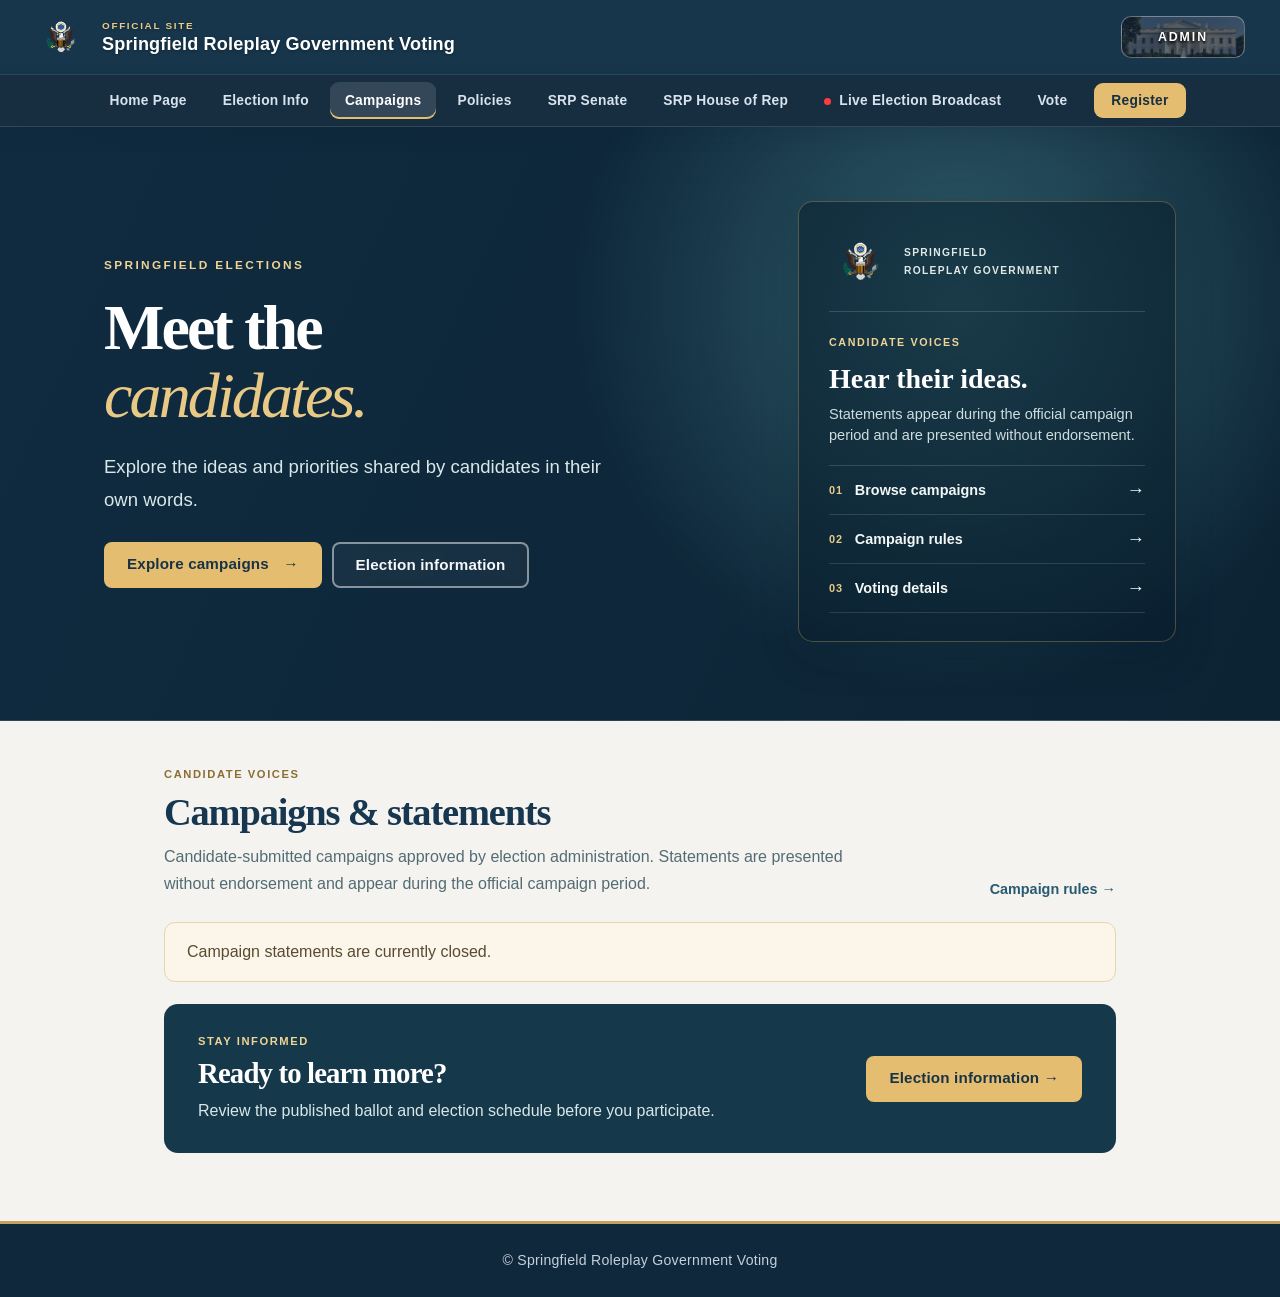
<file: campaigns.html>
<!DOCTYPE html>
<html lang="en">
<head>
<meta charset="UTF-8">
<meta name="viewport" content="width=device-width, initial-scale=1">
<title>Campaigns | Springfield Roleplay Government Voting</title>
<link rel="icon" href="logo.png">
<link rel="stylesheet" href="style.css">
</head>
<body>
<header>
  <img src="logo.png" alt="Springfield Government logo">
  <h1><small>Official Site</small>Springfield Roleplay Government Voting</h1>
</header>
<nav></nav>
<section class="hero home-hero page-hero">
  <div class="home-hero-inner">
    <div class="home-hero-copy">
      <p class="hero-kicker">SPRINGFIELD ELECTIONS</p>
      <h2>Meet the<br><em>candidates.</em></h2>
      <p>Explore the ideas and priorities shared by candidates in their own words.</p>
      <div class="home-hero-actions"><a class="btn gold" href="#campaigns-heading">Explore campaigns <span aria-hidden="true">&rarr;</span></a><a class="btn ghost" href="election-info.html">Election information</a></div>
    </div>
    <div class="home-hero-panel">
      <div class="home-hero-seal"><img src="logo.png" alt=""><span>SPRINGFIELD<br>ROLEPLAY GOVERNMENT</span></div>
      <span class="home-hero-panel-kicker">CANDIDATE VOICES</span><h3>Hear their ideas.</h3>
      <p>Statements appear during the official campaign period and are presented without endorsement.</p>
      <div class="home-hero-links"><a href="#campaigns-heading"><span>01</span> Browse campaigns <b aria-hidden="true">&rarr;</b></a><a href="policies.html#s5"><span>02</span> Campaign rules <b aria-hidden="true">&rarr;</b></a><a href="vote.html"><span>03</span> Voting details <b aria-hidden="true">&rarr;</b></a></div>
    </div>
  </div>
</section>
<main class="campaigns-main">
  <section class="campaigns-directory" aria-labelledby="campaigns-heading">
    <div class="campaigns-directory-header">
      <div>
        <p class="home-eyebrow">CANDIDATE VOICES</p>
        <h2 id="campaigns-heading">Campaigns &amp; statements</h2>
        <p>Candidate-submitted campaigns approved by election administration. Statements are presented without endorsement and appear during the official campaign period.</p>
      </div>
      <a href="policies.html#s5">Campaign rules <span aria-hidden="true">&rarr;</span></a>
    </div>
    <p id="campaignStatus" class="notice" role="status"></p>
    <div id="campaignTools" class="campaign-tools" hidden>
      <div class="campaign-filter"><label for="campaignSearch">Search candidates or positions</label><input id="campaignSearch" type="search" placeholder="Search by name or position" autocomplete="off"></div>
      <div class="campaign-filter"><label for="campaignOffice">Filter by position</label><select id="campaignOffice"><option value="">All positions</option></select></div>
      <p id="campaignResults" class="campaign-results" role="status" aria-live="polite"></p>
    </div>
    <div id="campaignsList" class="campaign-list"></div>
  </section>
  <aside class="campaigns-guide">
    <div><p class="home-eyebrow">STAY INFORMED</p><h2>Ready to learn more?</h2><p>Review the published ballot and election schedule before you participate.</p></div>
    <a class="btn gold" href="election-info.html">Election information <span aria-hidden="true">&rarr;</span></a>
  </aside>
</main>
<footer>&copy; Springfield Roleplay Government Voting</footer>
<script src="data.js"></script>
<script src="app.js"></script>
</body>
</html>
</file>
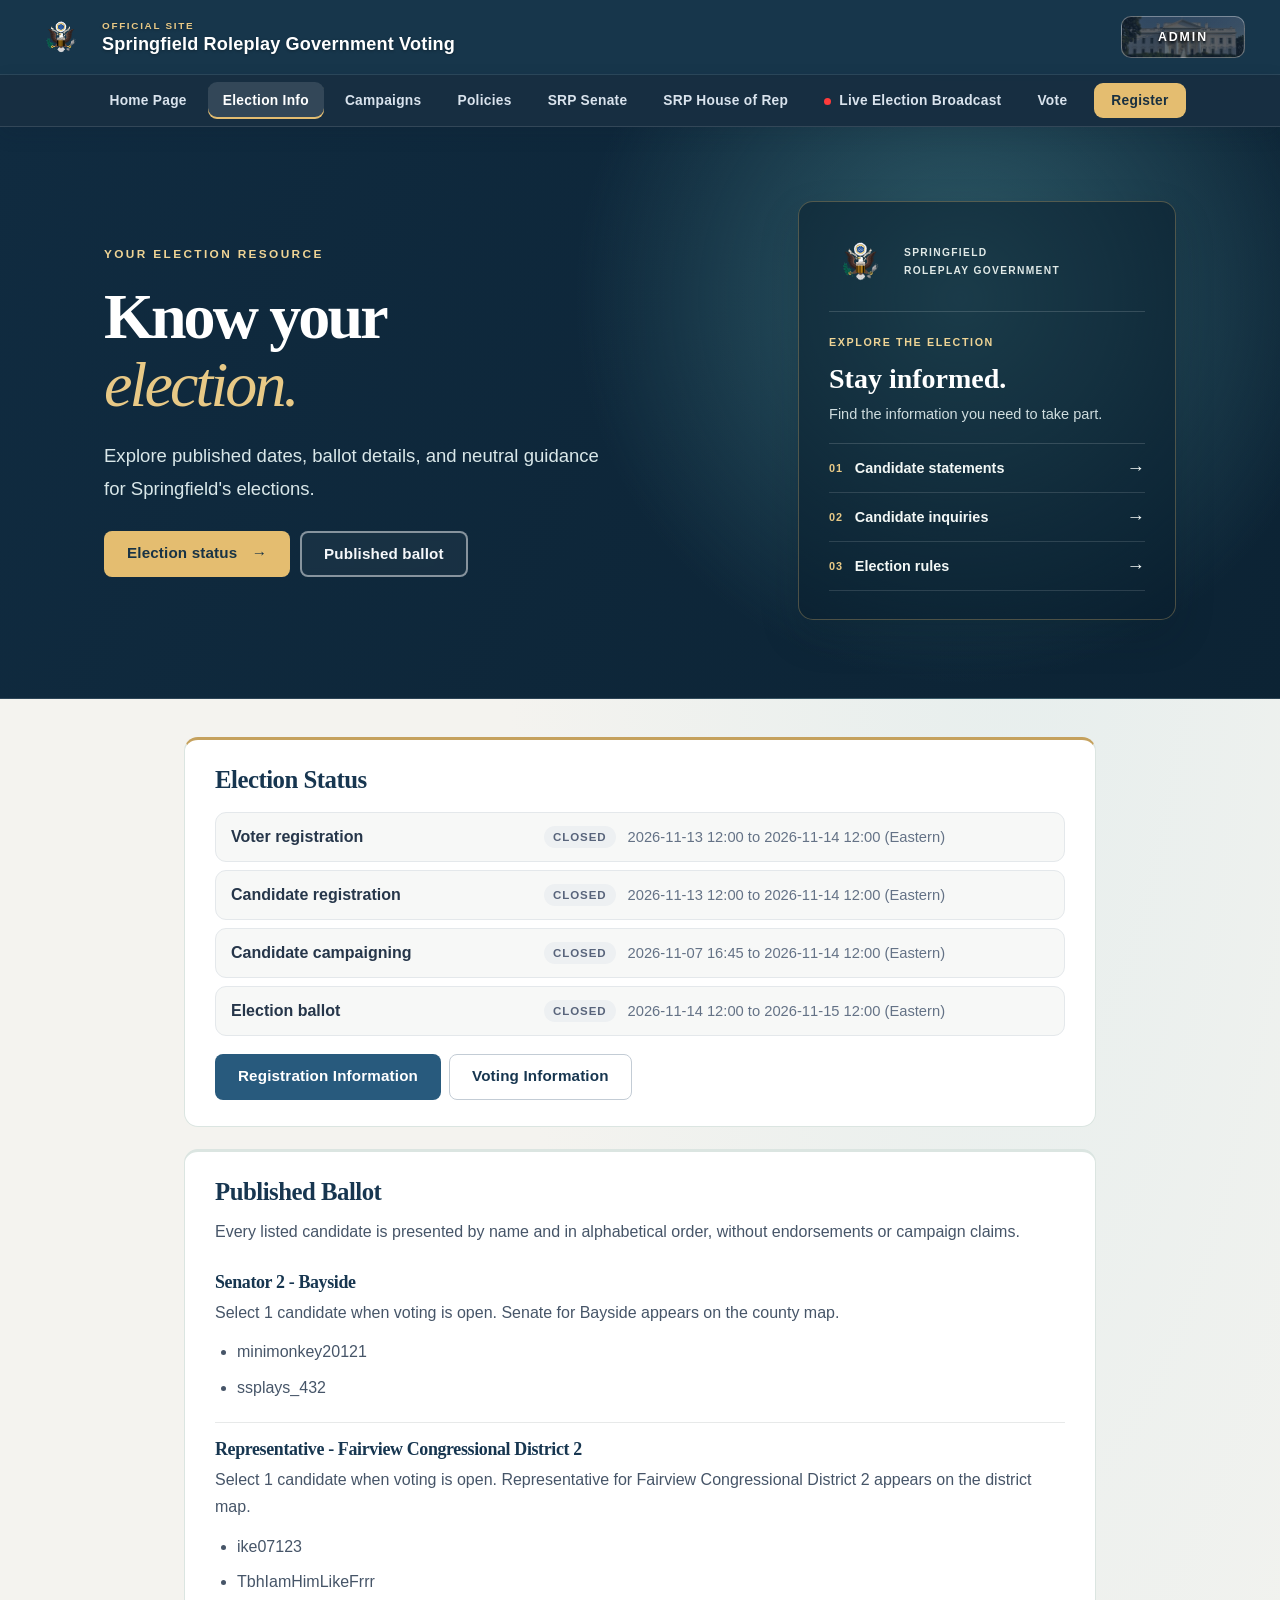
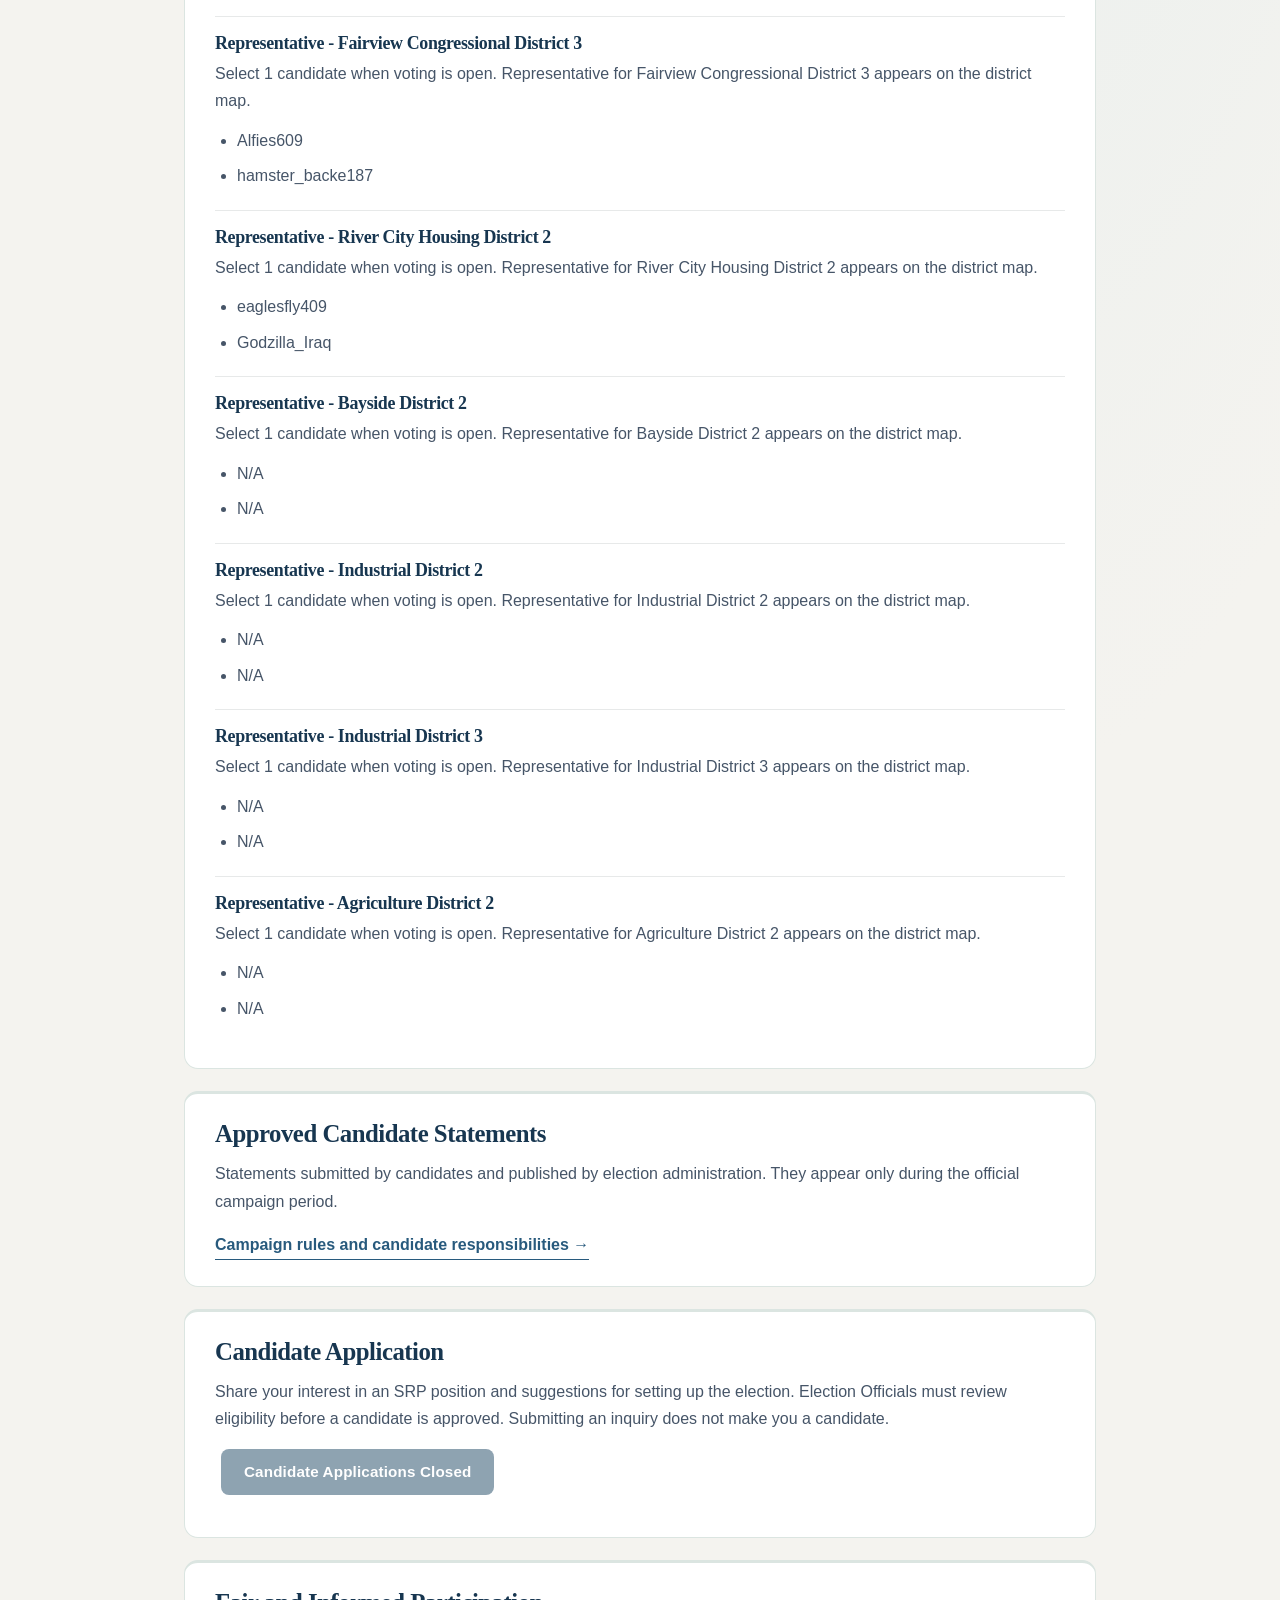
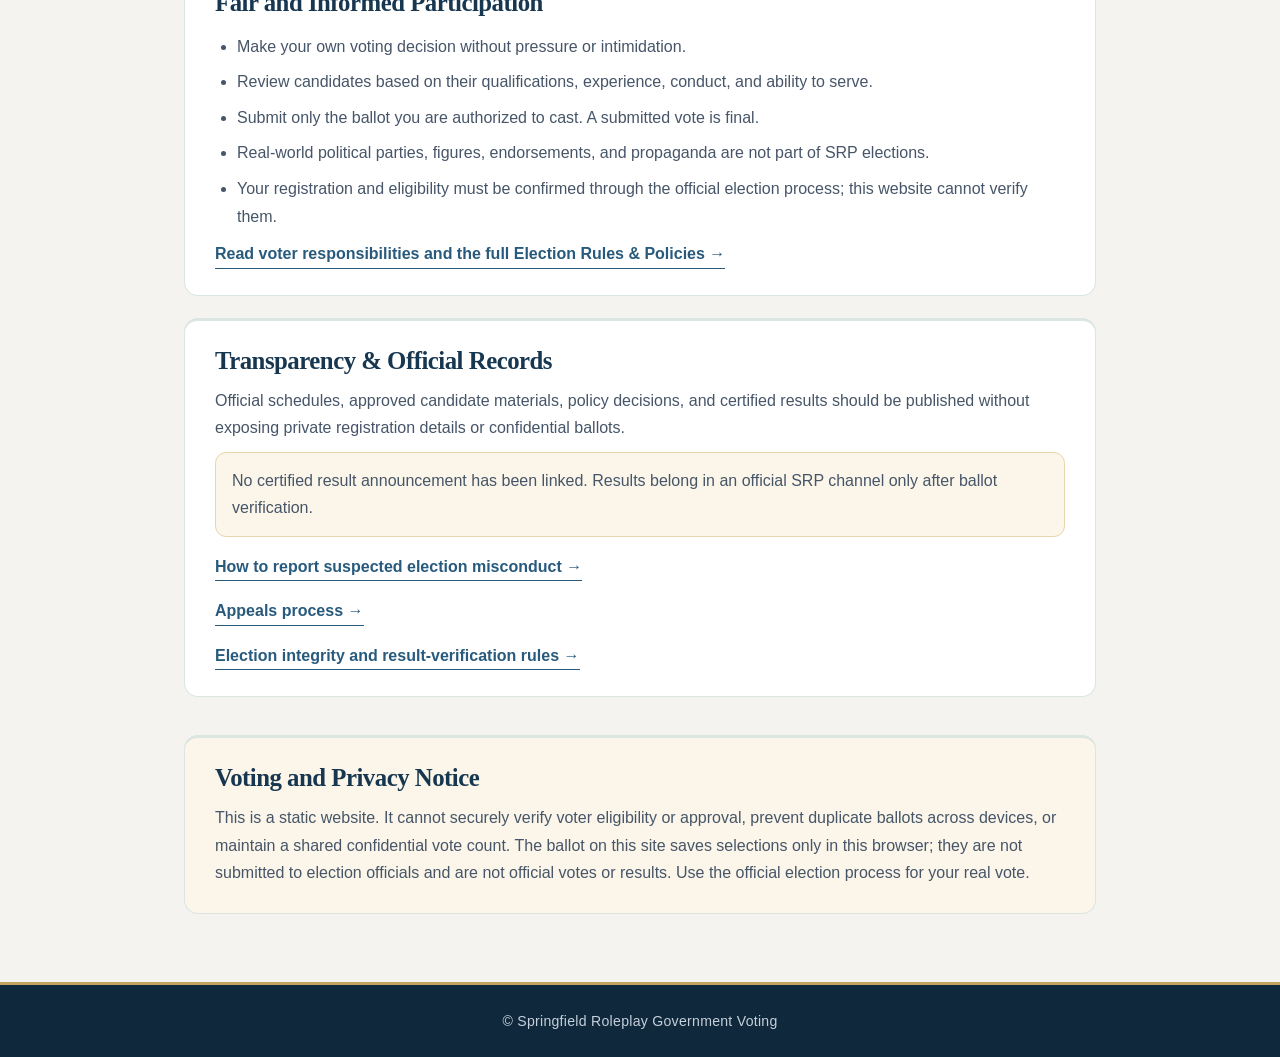
<file: election-info.html>
<!DOCTYPE html>
<html lang="en">
<head>
<meta charset="UTF-8">
<meta name="viewport" content="width=device-width, initial-scale=1">
<title>Election Information | Springfield Roleplay Government Voting</title>
<link rel="icon" href="logo.png">
<link rel="stylesheet" href="style.css">
</head>
<body>
<header>
  <img src="logo.png" alt="Springfield Government logo">
  <h1><small>Official Site</small>Springfield Roleplay Government Voting</h1>
</header>
<nav></nav>
<section class="hero home-hero page-hero">
  <div class="home-hero-inner">
    <div class="home-hero-copy">
      <p class="hero-kicker">YOUR ELECTION RESOURCE</p>
      <h2>Know your<br><em>election.</em></h2>
      <p>Explore published dates, ballot details, and neutral guidance for Springfield's elections.</p>
      <div class="home-hero-actions"><a class="btn gold" href="#election-status-heading">Election status <span aria-hidden="true">&rarr;</span></a><a class="btn ghost" href="#published-ballot-heading">Published ballot</a></div>
    </div>
    <div class="home-hero-panel">
      <div class="home-hero-seal"><img src="logo.png" alt=""><span>SPRINGFIELD<br>ROLEPLAY GOVERNMENT</span></div>
      <span class="home-hero-panel-kicker">EXPLORE THE ELECTION</span><h3>Stay informed.</h3>
      <p>Find the information you need to take part.</p>
      <div class="home-hero-links"><a href="#candidate-profiles-heading"><span>01</span> Candidate statements <b aria-hidden="true">&rarr;</b></a><a href="#candidate-application-heading"><span>02</span> Candidate inquiries <b aria-hidden="true">&rarr;</b></a><a href="policies.html"><span>03</span> Election rules <b aria-hidden="true">&rarr;</b></a></div>
    </div>
  </div>
</section>
<main>
  <section class="card gold" aria-labelledby="election-status-heading">
    <h2 id="election-status-heading">Election Status</h2>
    <p id="officialAnnouncement" class="notice hidden"></p>
    <div id="electionTimeline" class="election-timeline" aria-live="polite"></div>
    <div class="election-actions">
      <a class="btn blue" href="register.html">Registration Information</a>
      <a class="btn ghost-dark" href="vote.html">Voting Information</a>
    </div>
  </section>

  <section class="card" aria-labelledby="published-ballot-heading">
    <h2 id="published-ballot-heading">Published Ballot</h2>
    <p>Every listed candidate is presented by name and in alphabetical order, without endorsements or campaign claims.</p>
    <div id="electionOffices" class="election-offices"></div>
    <p id="noPublishedBallot" class="notice hidden">No election ballot has been published yet.</p>
  </section>

  <section class="card" aria-labelledby="candidate-profiles-heading">
    <h2 id="candidate-profiles-heading">Approved Candidate Statements</h2>
    <p>Statements submitted by candidates and published by election administration. They appear only during the official campaign period.</p>
    <div id="candidateProfiles"></div>
    <p><a class="more" href="policies.html#s5">Campaign rules and candidate responsibilities &rarr;</a></p>
  </section>

  <section class="card" aria-labelledby="candidate-application-heading">
    <h2 id="candidate-application-heading">Candidate Application</h2>
    <p>Share your interest in an SRP position and suggestions for setting up the election. Election Officials must review eligibility before a candidate is approved. Submitting an inquiry does not make you a candidate.</p>
    <p><button class="btn blue" id="openCandidateApplication" type="button" disabled>Candidate Applications Closed</button></p>
    <dialog id="candidateApplicationDialog" class="candidate-dialog" aria-labelledby="candidateApplicationDialogTitle">
      <div class="candidate-dialog-header">
        <h2 id="candidateApplicationDialogTitle">Candidate &amp; Election Planning Form</h2>
        <button class="candidate-dialog-close" id="closeCandidateApplication" type="button" aria-label="Close form">&times;</button>
      </div>
      <p>Candidate registration is open only during its announced period. If it is closed, this email is an inquiry for election planning, not an official application.</p>
      <form id="candidateApplication" class="candidate-application">
        <label for="candidateOffice">What position are you applying for?</label>
        <select id="candidateOffice" name="office" required>
          <option value="">Select a position</option>
          <option>President</option>
          <option>Governor</option>
          <option>Senator</option>
          <option>Representative</option>
          <option>Other / not listed</option>
        </select>
        <label for="candidateName">In-game username</label>
        <input id="candidateName" name="name" required maxlength="80" autocomplete="nickname">
        <label for="candidateExperience">What SRP experience or qualifications would you bring?</label>
        <textarea id="candidateExperience" name="experience" rows="4" required maxlength="1200"></textarea>
        <label for="candidateGoals">What would you hope to work on in this position?</label>
        <textarea id="candidateGoals" name="goals" rows="4" required maxlength="1200"></textarea>
        <label for="electionSuggestions">What suggestions do you have for setting up the election? (offices, schedule, or other details)</label>
        <textarea id="electionSuggestions" name="suggestions" rows="4" maxlength="1200"></textarea>
        <p class="notice">Keep responses respectful, truthful, and about SRP. Real-world political content, personal attacks, fabricated claims, endorsements, promises of rewards, and private information are prohibited. Do not include passwords or sensitive personal information.</p>
        <label class="candidate-policy-check"><input id="candidatePolicy" name="policy" type="checkbox" required> I have read and agree to follow the <a href="policies.html#s4" target="_blank" rel="noopener noreferrer">Election Rules &amp; Policies</a>.</label>
        <div class="candidate-dialog-actions">
          <button class="btn ghost-dark" id="cancelCandidateApplication" type="button">Cancel</button>
          <button class="btn blue" type="submit">Prepare Email</button>
        </div>
        <p id="candidateApplicationMessage" class="form-message" aria-live="polite"></p>
      </form>
    </dialog>
  </section>

  <section class="card" aria-labelledby="voter-guidance-heading">
    <h2 id="voter-guidance-heading">Fair and Informed Participation</h2>
    <ul class="election-guidance">
      <li>Make your own voting decision without pressure or intimidation.</li>
      <li>Review candidates based on their qualifications, experience, conduct, and ability to serve.</li>
      <li>Submit only the ballot you are authorized to cast. A submitted vote is final.</li>
      <li>Real-world political parties, figures, endorsements, and propaganda are not part of SRP elections.</li>
      <li>Your registration and eligibility must be confirmed through the official election process; this website cannot verify them.</li>
    </ul>
    <p><a class="more" href="policies.html#s7">Read voter responsibilities and the full Election Rules &amp; Policies &rarr;</a></p>
  </section>

  <section class="card" aria-labelledby="transparency-heading">
    <h2 id="transparency-heading">Transparency &amp; Official Records</h2>
    <p>Official schedules, approved candidate materials, policy decisions, and certified results should be published without exposing private registration details or confidential ballots.</p>
    <p id="officialResultsStatus" class="notice"></p>
    <p><a class="more" href="policies.html#s8">How to report suspected election misconduct &rarr;</a></p>
    <p><a class="more" href="policies.html#s10">Appeals process &rarr;</a></p>
    <p><a class="more" href="policies.html#s11">Election integrity and result-verification rules &rarr;</a></p>
  </section>

  <section class="card notice" aria-labelledby="site-limits-heading">
    <h2 id="site-limits-heading">Voting and Privacy Notice</h2>
    <p>This is a static website. It cannot securely verify voter eligibility or approval, prevent duplicate ballots across devices, or maintain a shared confidential vote count. The ballot on this site saves selections only in this browser; they are not submitted to election officials and are not official votes or results. Use the official election process for your real vote.</p>
  </section>
</main>
<footer>&copy; Springfield Roleplay Government Voting</footer>
<script src="data.js"></script>
<script src="app.js"></script>
</body>
</html>
</file>
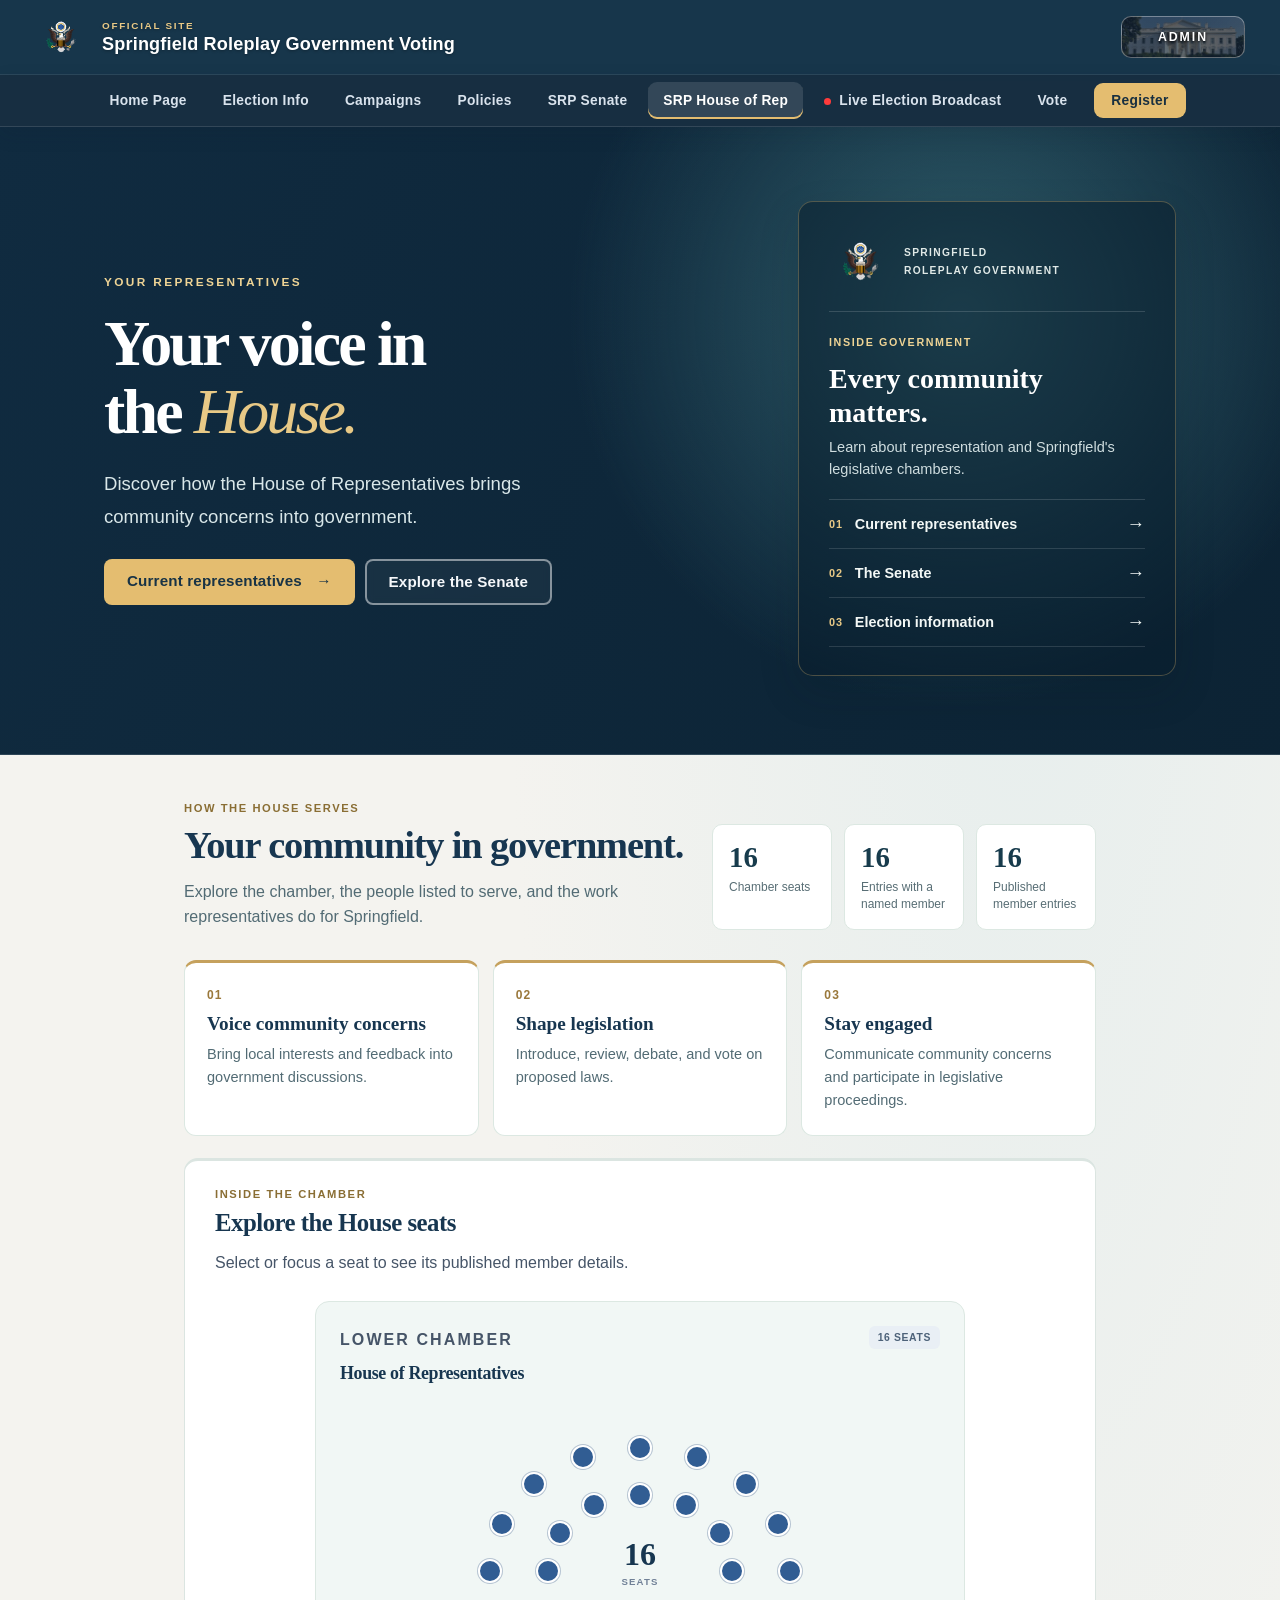
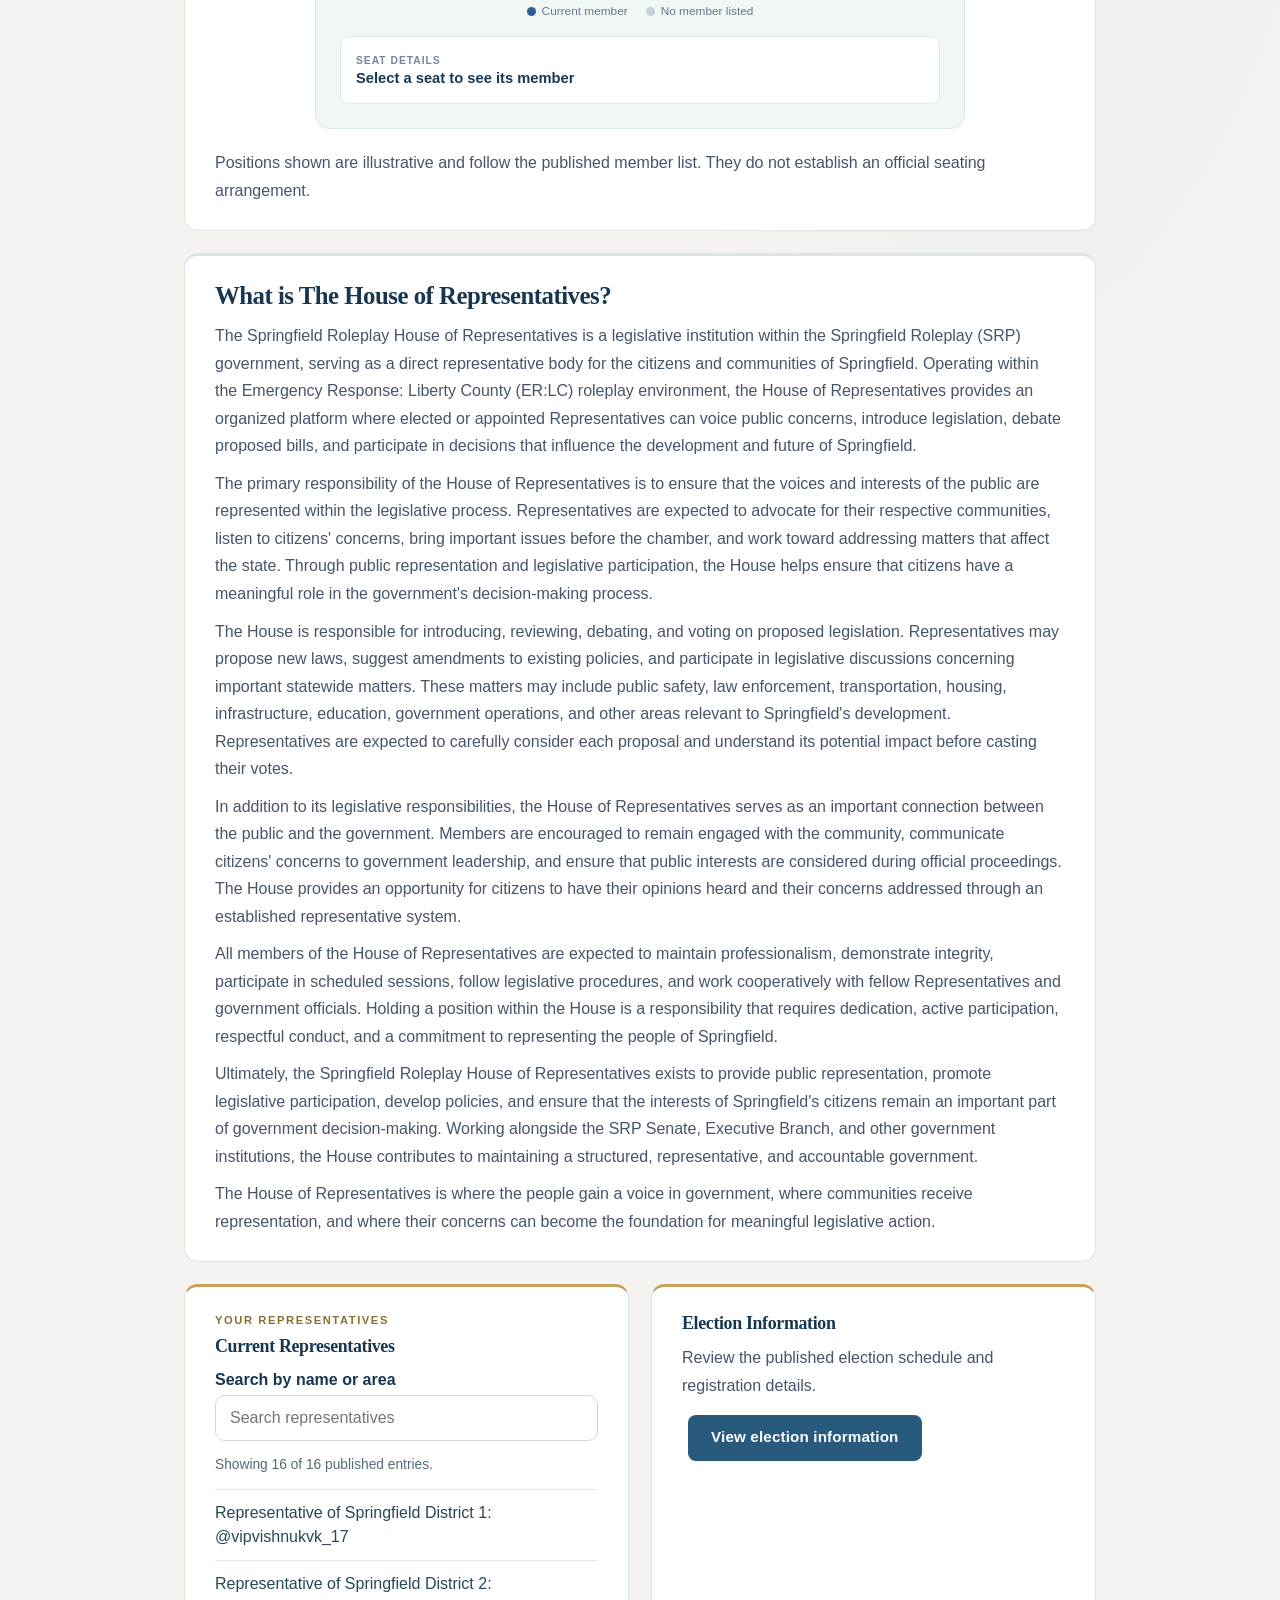
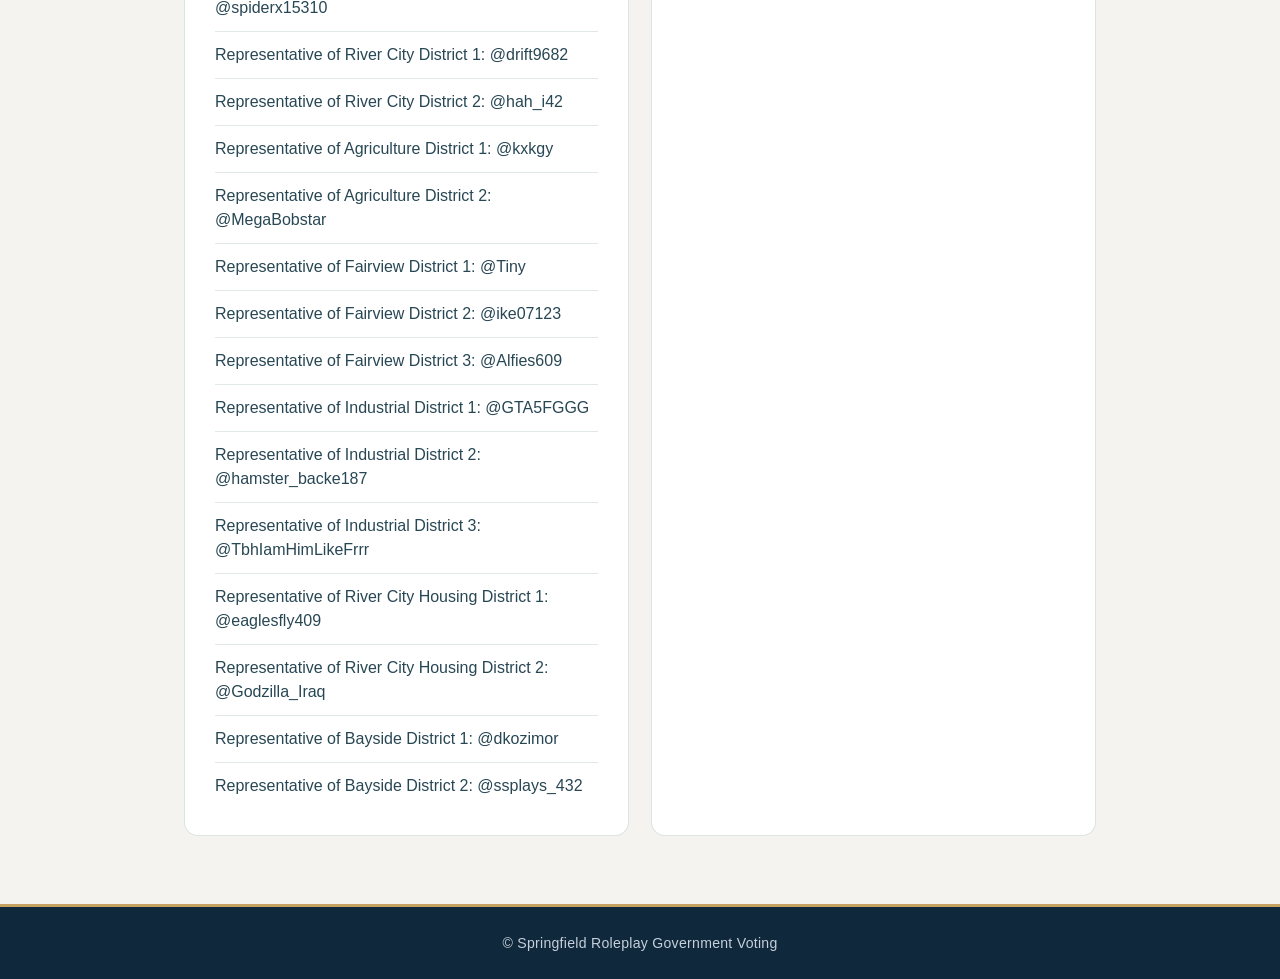
<file: house.html>
<!DOCTYPE html>
<html lang="en">
<head>
<meta charset="UTF-8">
<meta name="viewport" content="width=device-width, initial-scale=1">
<title>SRP House of Representatives | Springfield Roleplay Government Voting</title>
<link rel="icon" href="logo.png">
<link rel="stylesheet" href="style.css">
</head>
<body>
<header>
  <img src="logo.png" alt="Springfield Government logo">
  <h1><small>Official Site</small>Springfield Roleplay Government Voting</h1>
</header>
<nav></nav>
<section class="hero home-hero page-hero">
  <div class="home-hero-inner">
    <div class="home-hero-copy">
      <p class="hero-kicker">YOUR REPRESENTATIVES</p>
      <h2>Your voice in<br>the <em>House.</em></h2>
      <p>Discover how the House of Representatives brings community concerns into government.</p>
      <div class="home-hero-actions"><a class="btn gold" href="#reps">Current representatives <span aria-hidden="true">&rarr;</span></a><a class="btn ghost" href="senate.html">Explore the Senate</a></div>
    </div>
    <div class="home-hero-panel">
      <div class="home-hero-seal"><img src="logo.png" alt=""><span>SPRINGFIELD<br>ROLEPLAY GOVERNMENT</span></div>
      <span class="home-hero-panel-kicker">INSIDE GOVERNMENT</span><h3>Every community matters.</h3>
      <p>Learn about representation and Springfield's legislative chambers.</p>
      <div class="home-hero-links"><a href="#reps"><span>01</span> Current representatives <b aria-hidden="true">&rarr;</b></a><a href="senate.html"><span>02</span> The Senate <b aria-hidden="true">&rarr;</b></a><a href="election-info.html"><span>03</span> Election information <b aria-hidden="true">&rarr;</b></a></div>
    </div>
  </div>
</section>
<main>
  <section class="chamber-page-intro" aria-labelledby="house-overview-heading">
    <div><p class="home-eyebrow">HOW THE HOUSE SERVES</p><h2 id="house-overview-heading">Your community in government.</h2><p>Explore the chamber, the people listed to serve, and the work representatives do for Springfield.</p></div>
    <div class="chamber-page-metrics"><div><strong>16</strong><span>Chamber seats</span></div><div><strong id="chamberNamedCount">—</strong><span>Entries with a named member</span></div><div><strong id="chamberPublishedCount">—</strong><span>Published member entries</span></div></div>
  </section>
  <section class="chamber-role-grid" aria-label="House responsibilities">
    <article><span>01</span><h3>Voice community concerns</h3><p>Bring local interests and feedback into government discussions.</p></article>
    <article><span>02</span><h3>Shape legislation</h3><p>Introduce, review, debate, and vote on proposed laws.</p></article>
    <article><span>03</span><h3>Stay engaged</h3><p>Communicate community concerns and participate in legislative proceedings.</p></article>
  </section>
  <section class="card chamber-page-panel" aria-labelledby="house-diagram-heading">
    <p class="home-eyebrow">INSIDE THE CHAMBER</p><h2 id="house-diagram-heading">Explore the House seats</h2>
    <p>Select or focus a seat to see its published member details.</p>
    <article class="chamber">
      <div class="chamber-heading"><div><p class="chamber-kicker">LOWER CHAMBER</p><h3>House of Representatives</h3></div><span class="chamber-badge">16 SEATS</span></div>
      <div class="chamber-visual"><div id="houseSeats" class="chamber-seats"></div><div class="chamber-count"><strong>16</strong><span>SEATS</span></div></div>
      <div class="chamber-legend"><span><i class="occupied"></i>Current member</span><span><i class="unfilled"></i>No member listed</span></div>
      <div id="houseSeatDetails" class="chamber-details" aria-live="polite"><span>SEAT DETAILS</span><strong>Select a seat to see its member</strong></div>
    </article>
    <p class="chamber-note">Positions shown are illustrative and follow the published member list. They do not establish an official seating arrangement.</p>
  </section>
  <section class="card reveal">
    <h2>What is The House of Representatives?</h2>
    <p>The Springfield Roleplay House of Representatives is a legislative institution within the Springfield Roleplay (SRP) government, serving as a direct representative body for the citizens and communities of Springfield. Operating within the Emergency Response: Liberty County (ER:LC) roleplay environment, the House of Representatives provides an organized platform where elected or appointed Representatives can voice public concerns, introduce legislation, debate proposed bills, and participate in decisions that influence the development and future of Springfield.</p>
    <p>The primary responsibility of the House of Representatives is to ensure that the voices and interests of the public are represented within the legislative process. Representatives are expected to advocate for their respective communities, listen to citizens' concerns, bring important issues before the chamber, and work toward addressing matters that affect the state. Through public representation and legislative participation, the House helps ensure that citizens have a meaningful role in the government's decision-making process.</p>
    <p>The House is responsible for introducing, reviewing, debating, and voting on proposed legislation. Representatives may propose new laws, suggest amendments to existing policies, and participate in legislative discussions concerning important statewide matters. These matters may include public safety, law enforcement, transportation, housing, infrastructure, education, government operations, and other areas relevant to Springfield's development. Representatives are expected to carefully consider each proposal and understand its potential impact before casting their votes.</p>
    <p>In addition to its legislative responsibilities, the House of Representatives serves as an important connection between the public and the government. Members are encouraged to remain engaged with the community, communicate citizens' concerns to government leadership, and ensure that public interests are considered during official proceedings. The House provides an opportunity for citizens to have their opinions heard and their concerns addressed through an established representative system.</p>
    <p>All members of the House of Representatives are expected to maintain professionalism, demonstrate integrity, participate in scheduled sessions, follow legislative procedures, and work cooperatively with fellow Representatives and government officials. Holding a position within the House is a responsibility that requires dedication, active participation, respectful conduct, and a commitment to representing the people of Springfield.</p>
    <p>Ultimately, the Springfield Roleplay House of Representatives exists to provide public representation, promote legislative participation, develop policies, and ensure that the interests of Springfield's citizens remain an important part of government decision-making. Working alongside the SRP Senate, Executive Branch, and other government institutions, the House contributes to maintaining a structured, representative, and accountable government.</p>
    <p>The House of Representatives is where the people gain a voice in government, where communities receive representation, and where their concerns can become the foundation for meaningful legislative action.</p>
  </section>
  <div class="grid2">
    <section class="card gold chamber-directory" id="reps" data-chamber-directory="house"><p class="home-eyebrow">YOUR REPRESENTATIVES</p><h3>Current Representatives</h3><label for="houseSearch">Search by name or area</label><input id="houseSearch" class="member-search" type="search" placeholder="Search representatives"><p class="member-search-status" role="status" aria-live="polite">Loading member list...</p><ul class="member-list"></ul></section>
    <section class="card gold reveal"><h3>Election Information</h3><p>Review the published election schedule and registration details.</p><a class="btn blue" href="election-info.html">View election information</a></section>
  </div>
</main>
<footer>&copy; Springfield Roleplay Government Voting</footer>
<script src="data.js"></script>
<script src="app.js"></script>
</body>
</html>
</file>
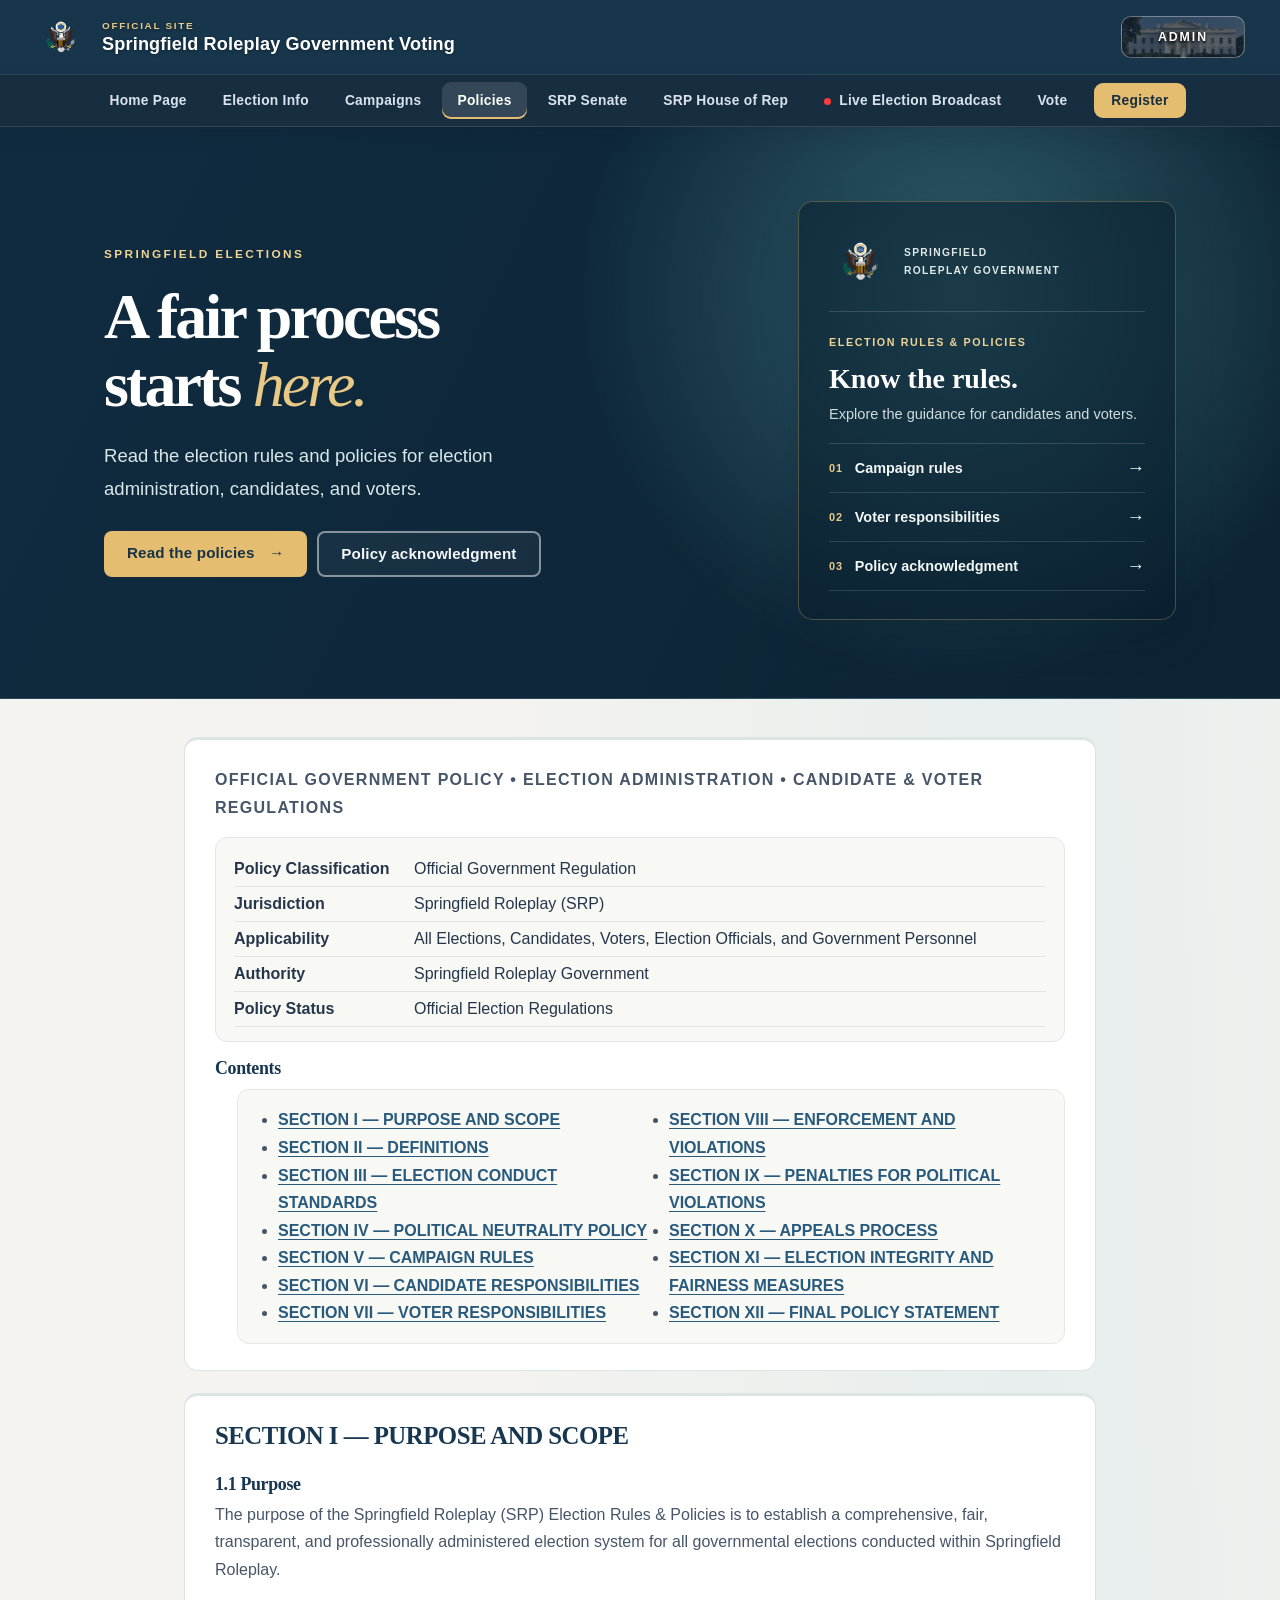
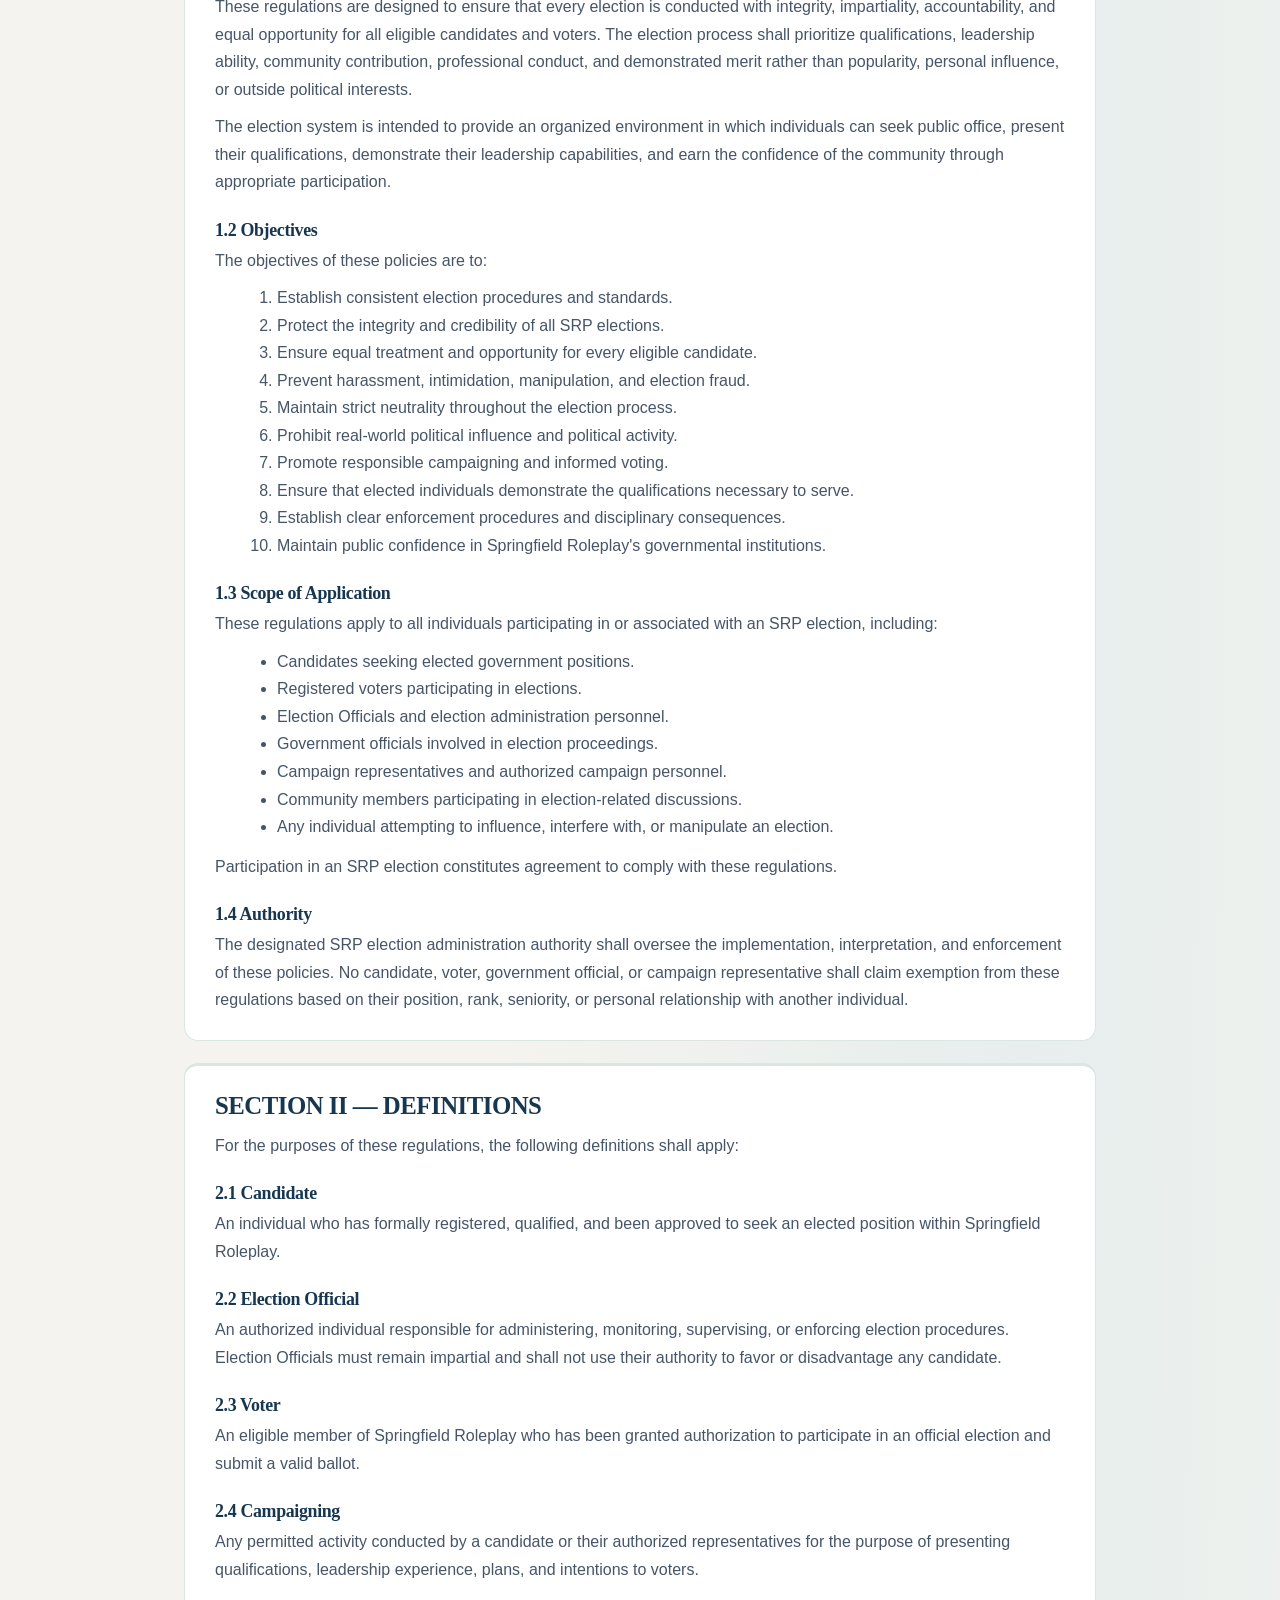
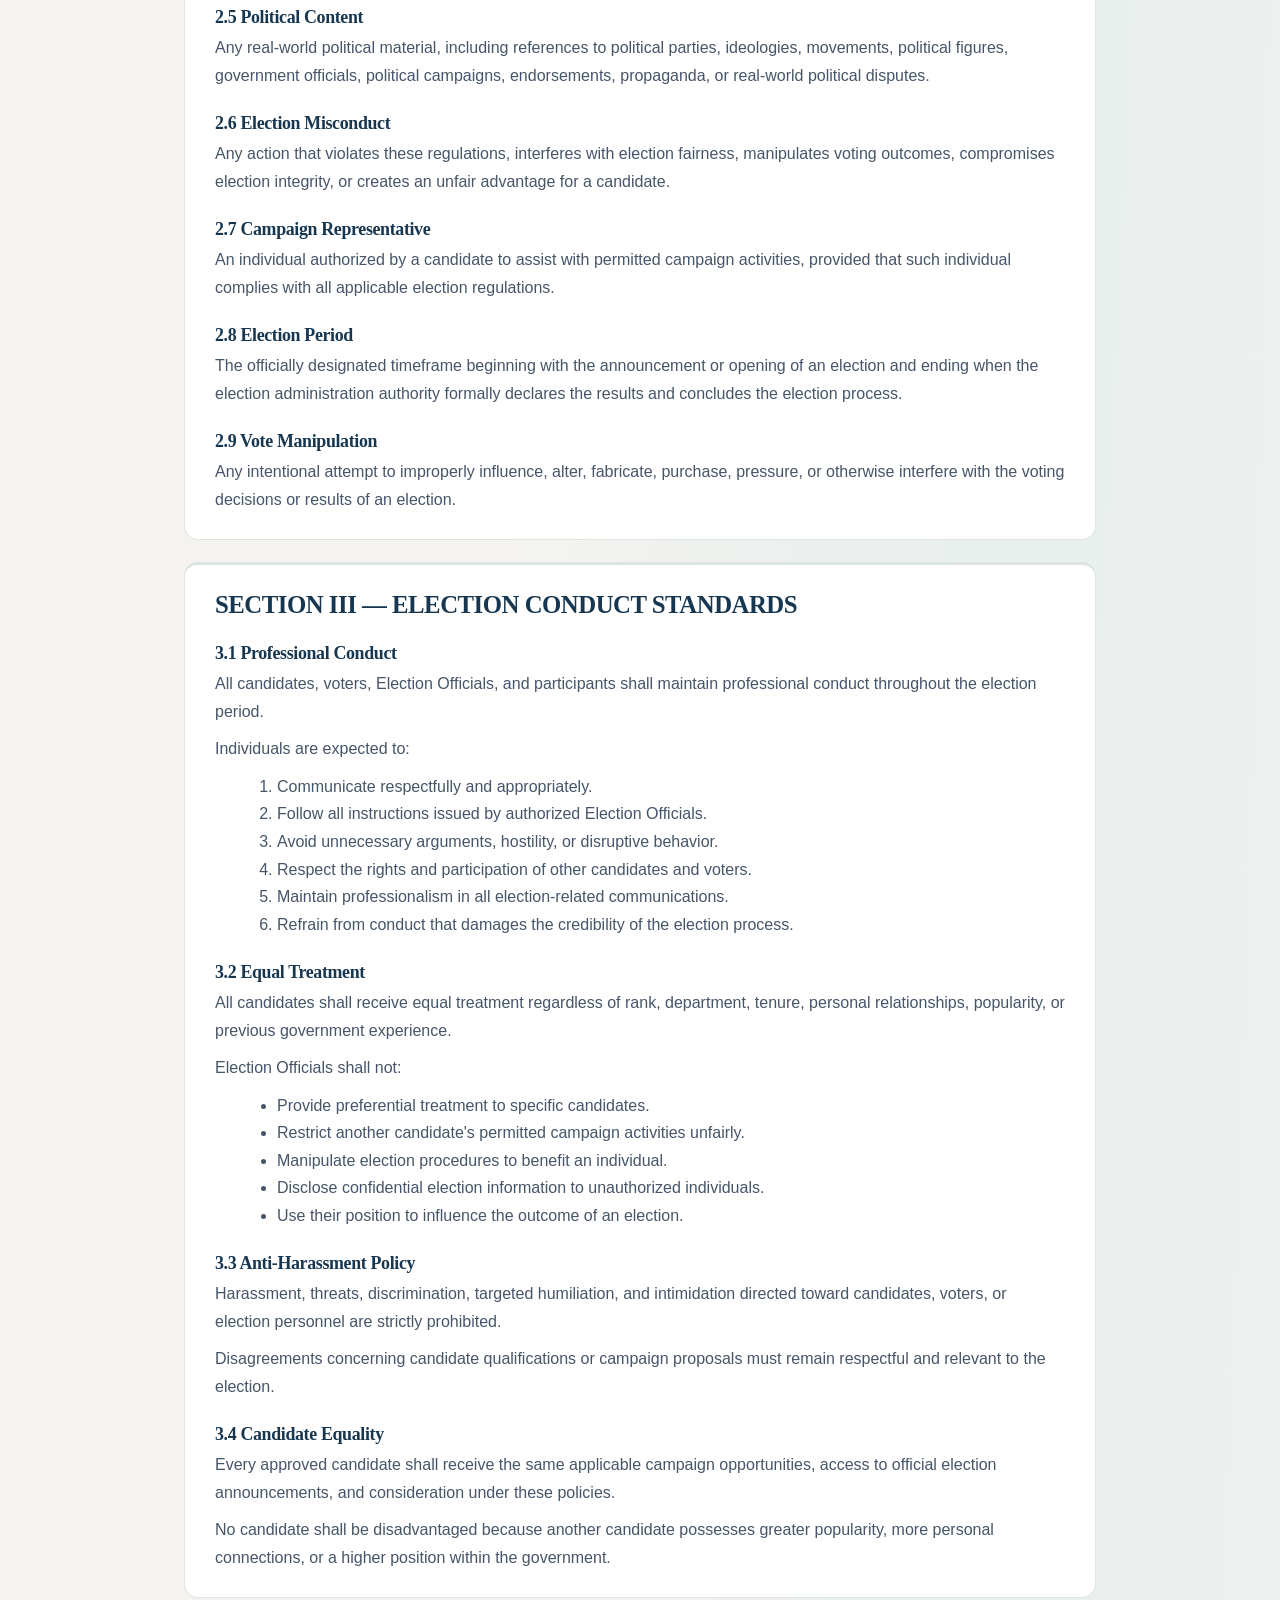
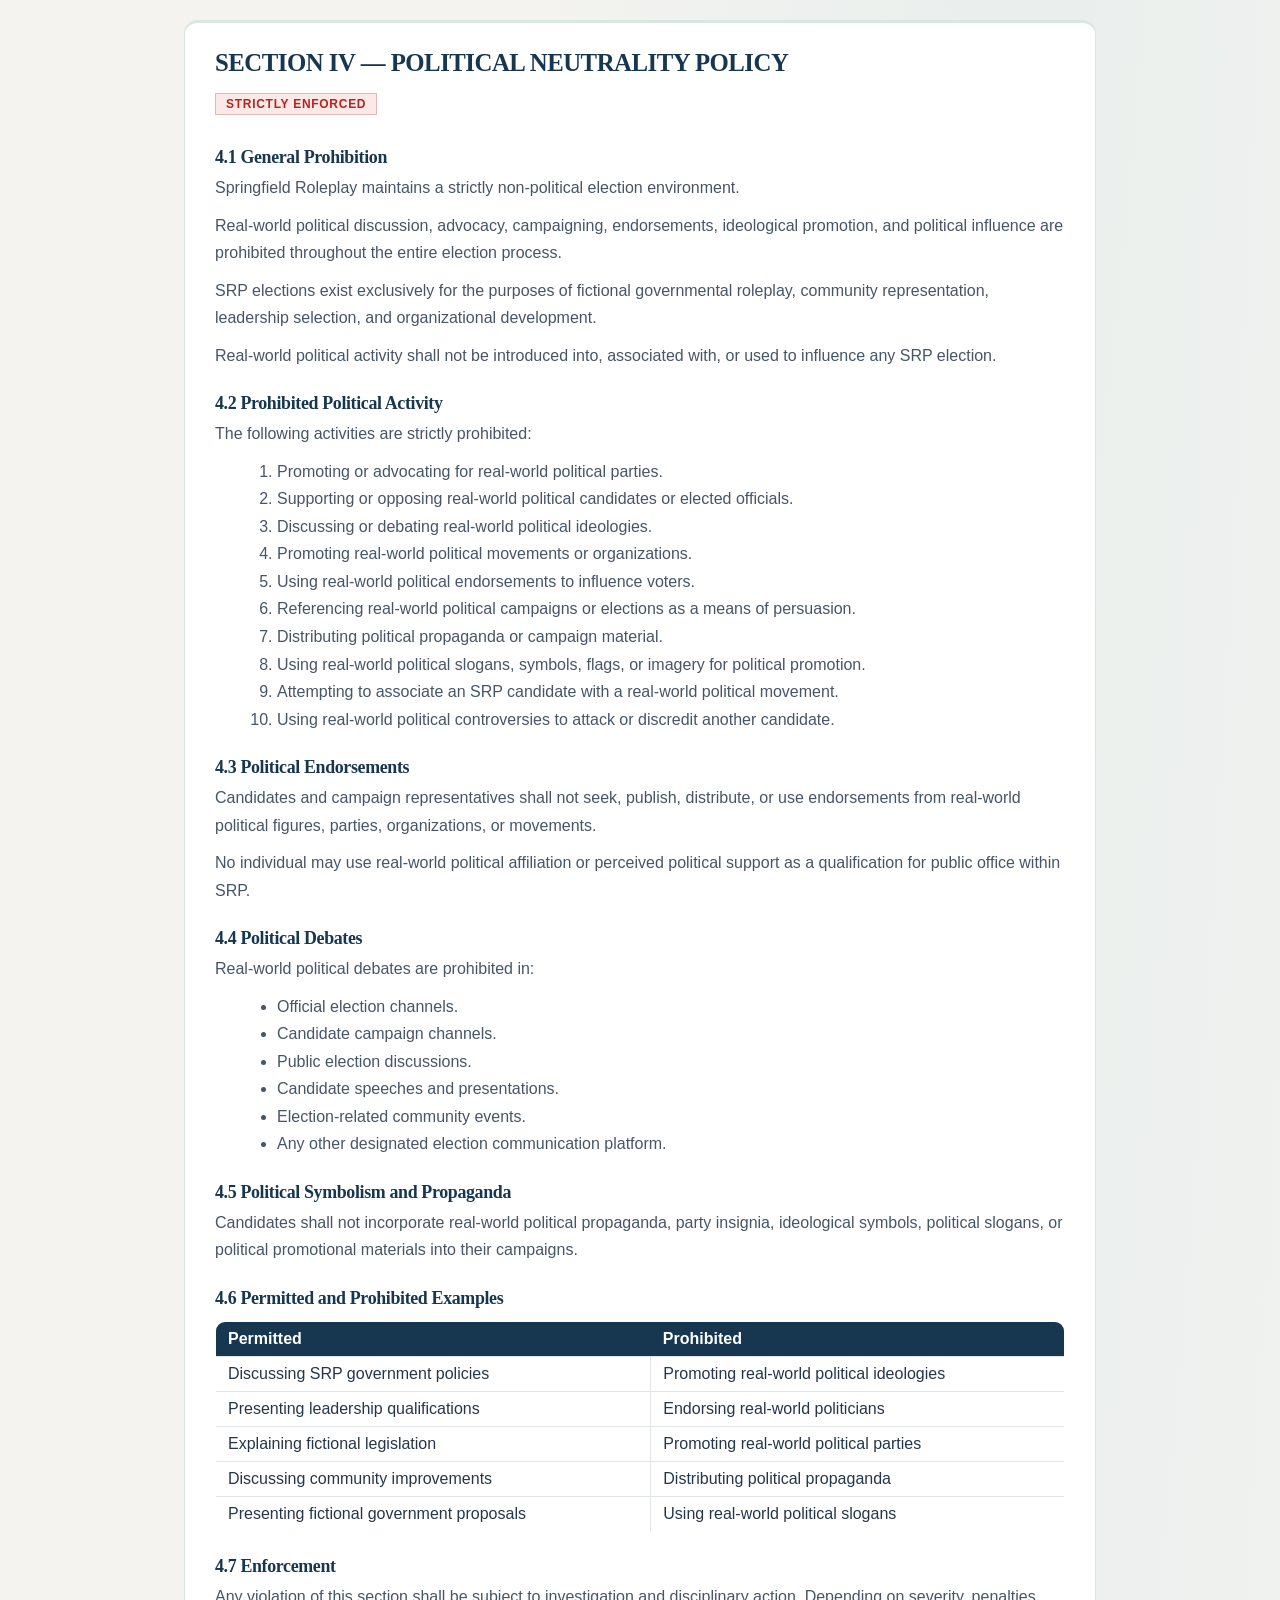
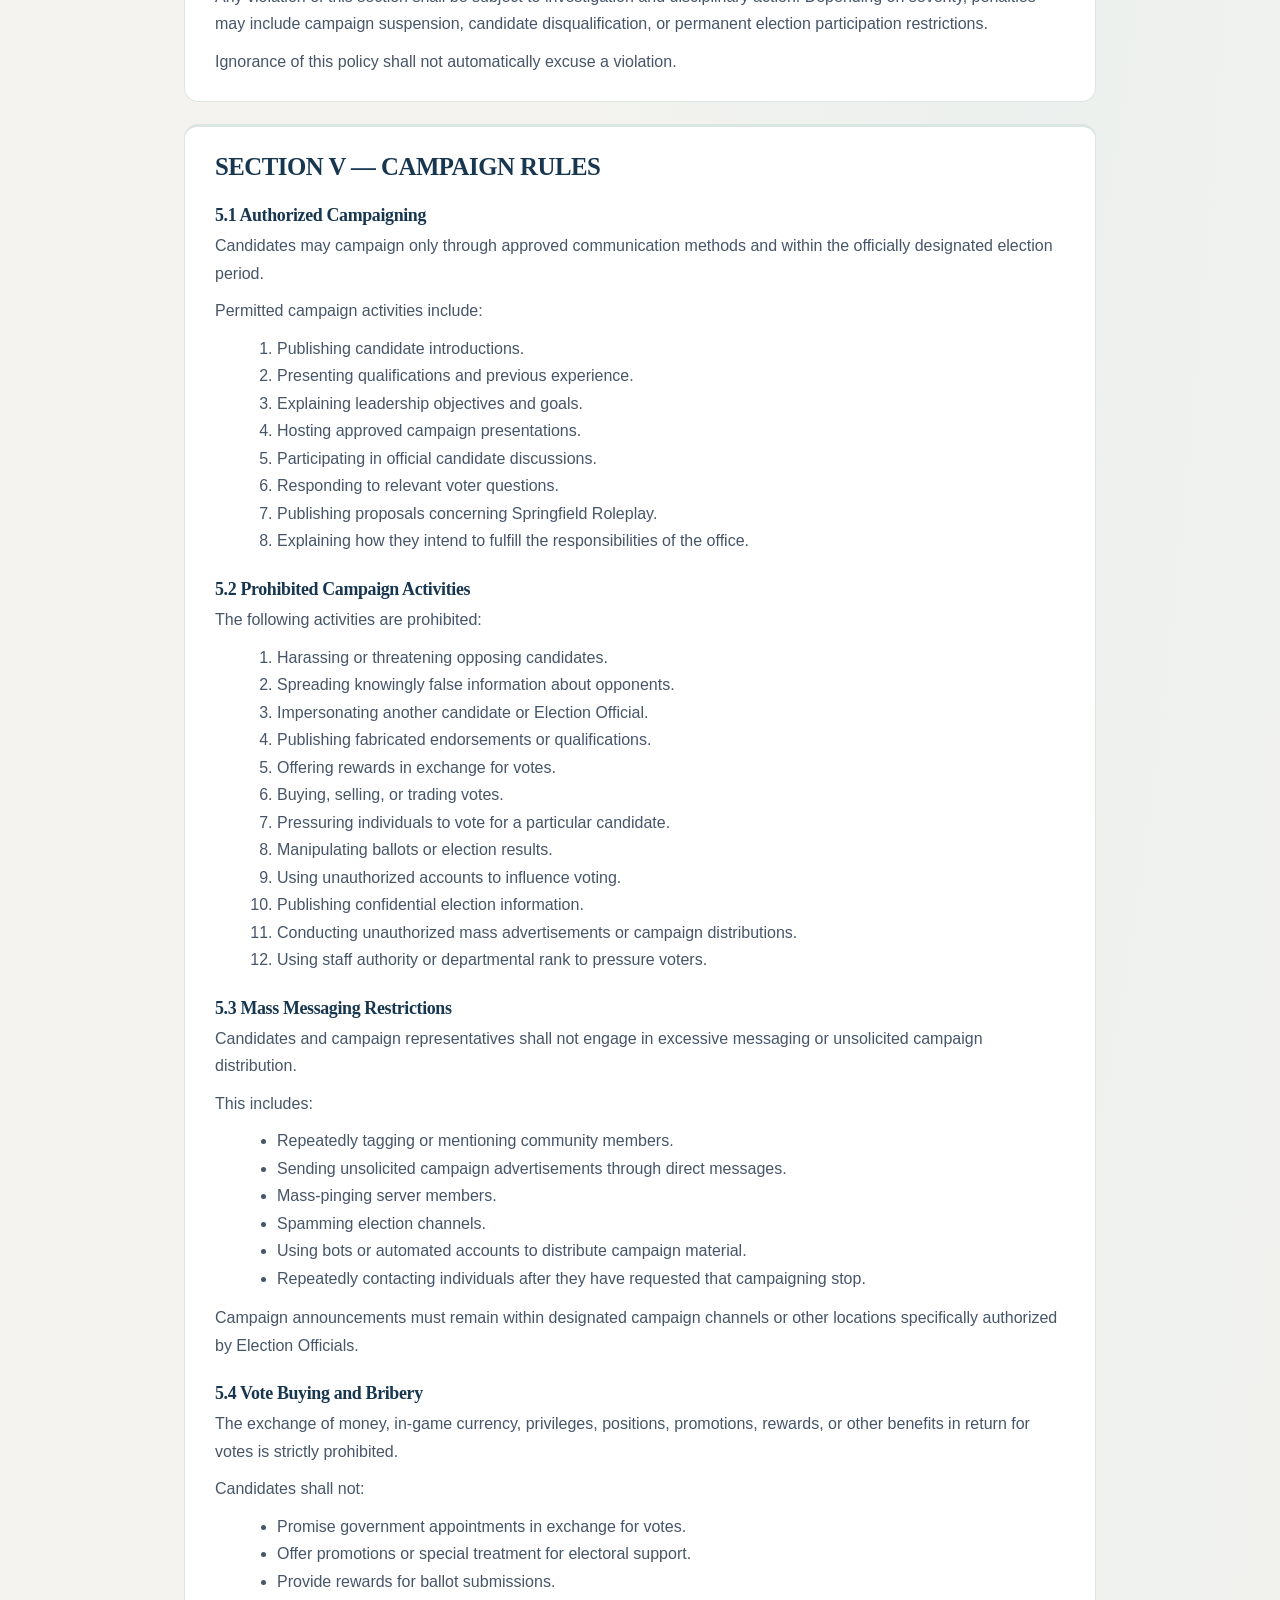
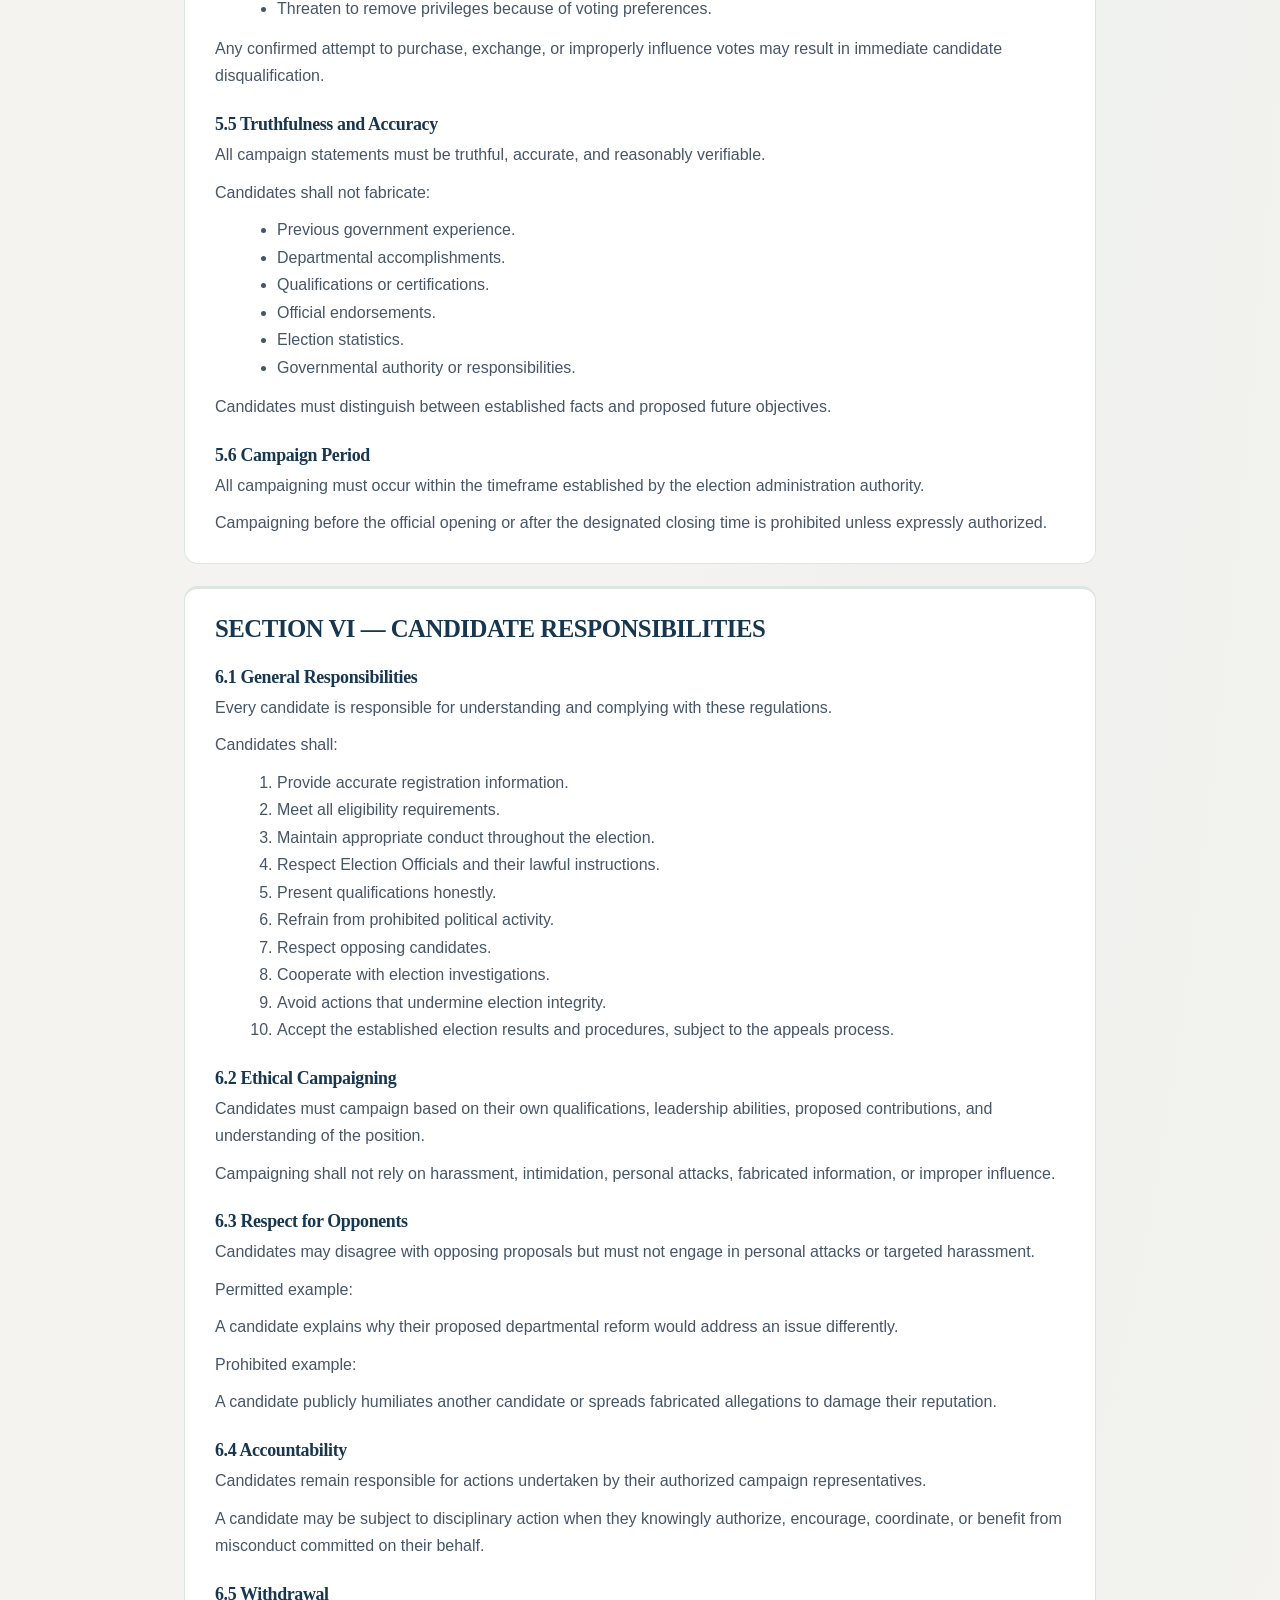
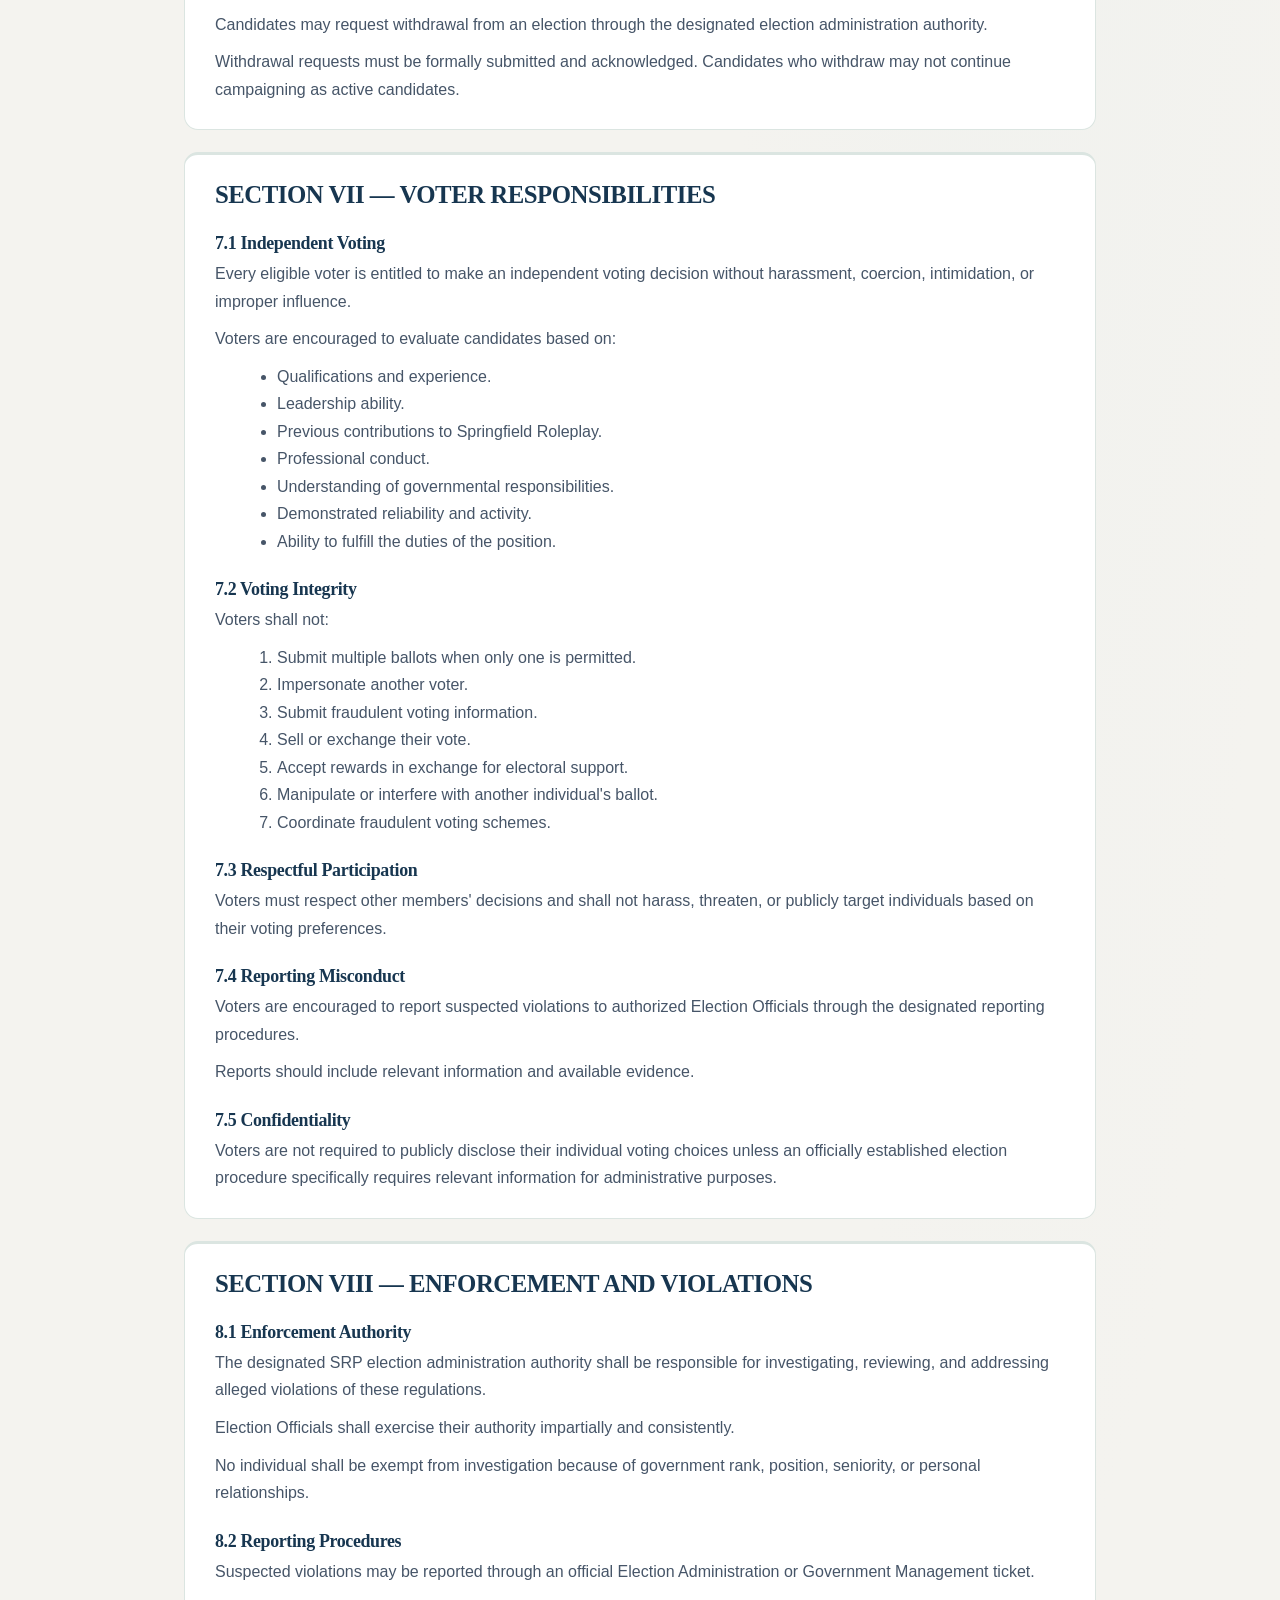
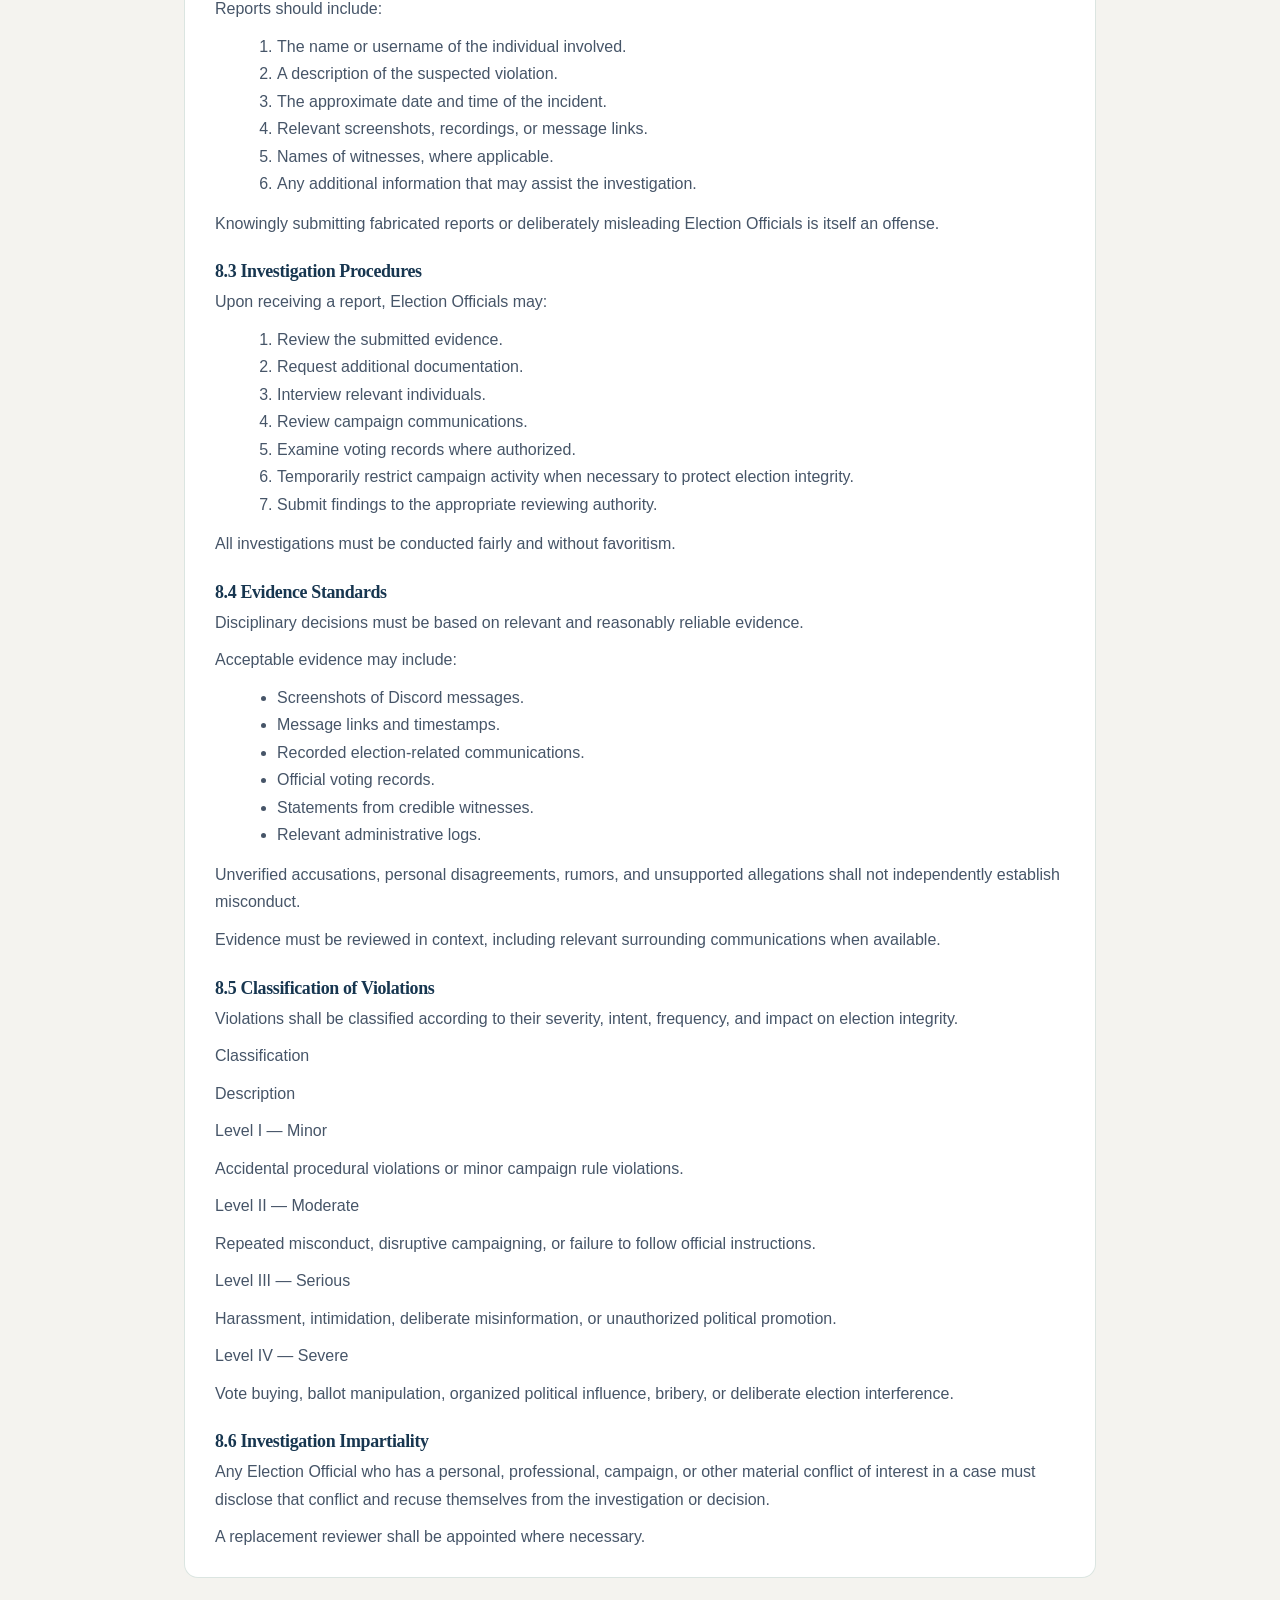
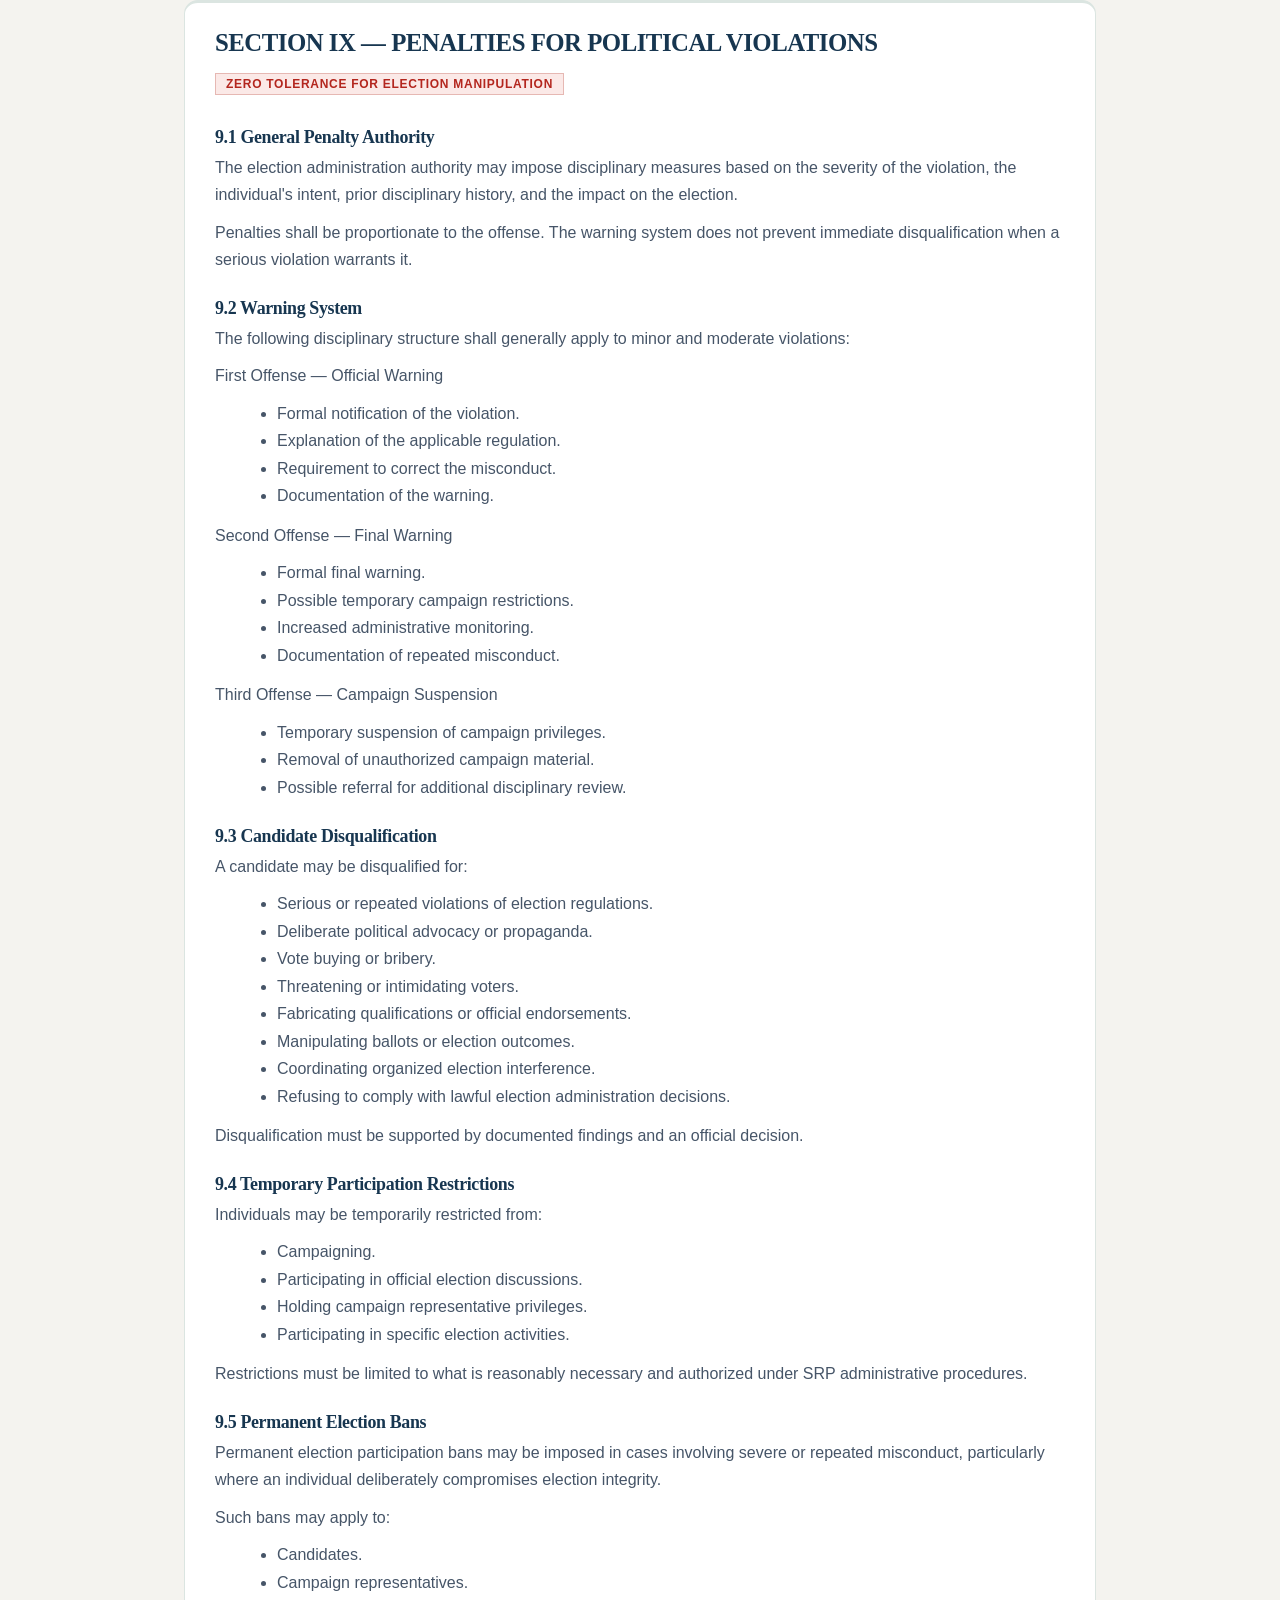
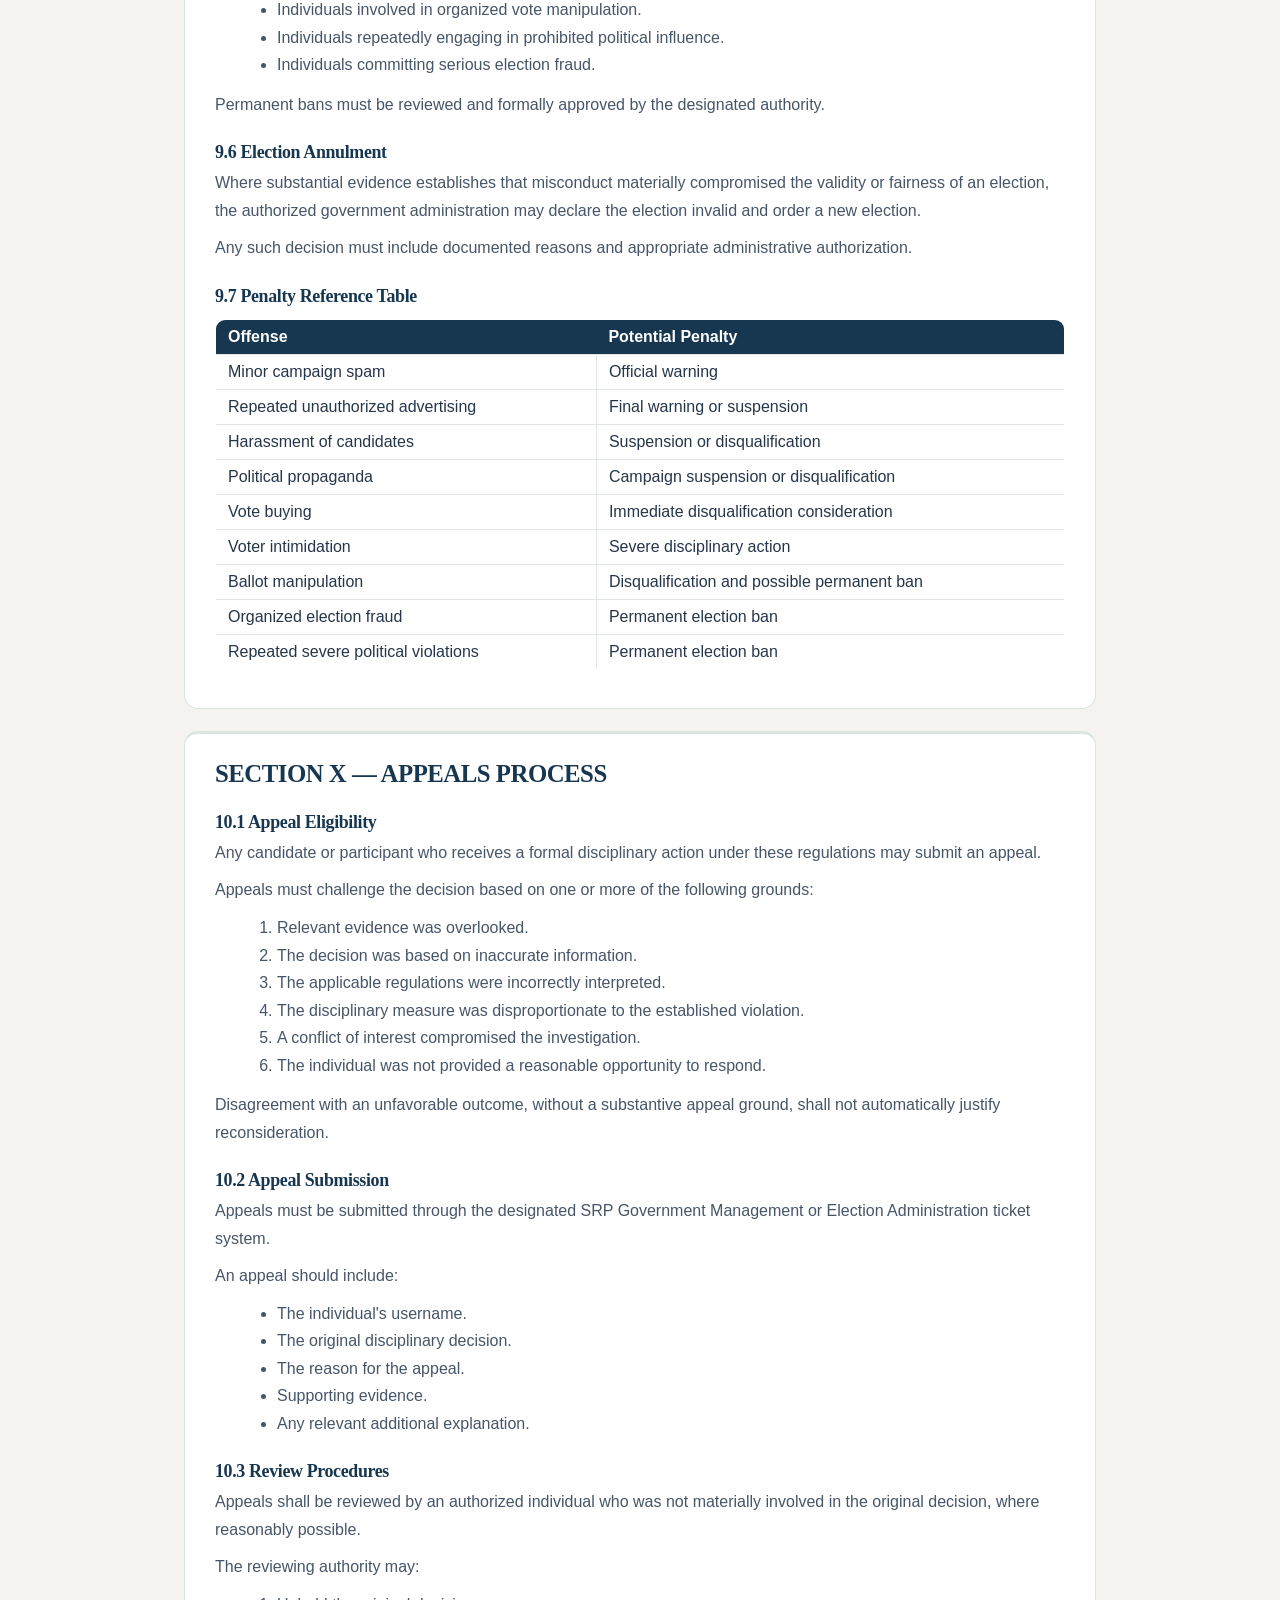
<file: policies.html>
<!DOCTYPE html>
<html lang="en">
<head>
<meta charset="UTF-8">
<meta name="viewport" content="width=device-width, initial-scale=1">
<title>Policies | Springfield Roleplay Government Voting</title>
<link rel="icon" href="logo.png">
<link rel="stylesheet" href="style.css">
</head>
<body>
<header>
  <img src="logo.png" alt="Springfield Government logo">
  <h1><small>Official Site</small>Springfield Roleplay Government Voting</h1>
</header>
<nav></nav>
<section class="hero home-hero page-hero">
  <div class="home-hero-inner">
    <div class="home-hero-copy">
      <p class="hero-kicker">SPRINGFIELD ELECTIONS</p>
      <h2>A fair process<br>starts <em>here.</em></h2>
      <p>Read the election rules and policies for election administration, candidates, and voters.</p>
      <div class="home-hero-actions"><a class="btn gold" href="#s1">Read the policies <span aria-hidden="true">&rarr;</span></a><a class="btn ghost" href="#policyAgree">Policy acknowledgment</a></div>
    </div>
    <div class="home-hero-panel">
      <div class="home-hero-seal"><img src="logo.png" alt=""><span>SPRINGFIELD<br>ROLEPLAY GOVERNMENT</span></div>
      <span class="home-hero-panel-kicker">ELECTION RULES &amp; POLICIES</span><h3>Know the rules.</h3>
      <p>Explore the guidance for candidates and voters.</p>
      <div class="home-hero-links"><a href="#s5"><span>01</span> Campaign rules <b aria-hidden="true">&rarr;</b></a><a href="#s7"><span>02</span> Voter responsibilities <b aria-hidden="true">&rarr;</b></a><a href="#policyAgree"><span>03</span> Policy acknowledgment <b aria-hidden="true">&rarr;</b></a></div>
    </div>
  </div>
</section>
<main>
<section class="card reveal">
<p class="policy-sub">OFFICIAL GOVERNMENT POLICY • ELECTION ADMINISTRATION • CANDIDATE &amp; VOTER REGULATIONS</p><dl class="policy-meta"><div><dt>Policy Classification</dt><dd>Official Government Regulation</dd></div><div><dt>Jurisdiction</dt><dd>Springfield Roleplay (SRP)</dd></div><div><dt>Applicability</dt><dd>All Elections, Candidates, Voters, Election Officials, and Government Personnel</dd></div><div><dt>Authority</dt><dd>Springfield Roleplay Government</dd></div><div><dt>Policy Status</dt><dd>Official Election Regulations</dd></div></dl>
<h3>Contents</h3>
<ul class="toc"><li><a href="#s1">SECTION I — PURPOSE AND SCOPE</a></li><li><a href="#s2">SECTION II — DEFINITIONS</a></li><li><a href="#s3">SECTION III — ELECTION CONDUCT STANDARDS</a></li><li><a href="#s4">SECTION IV — POLITICAL NEUTRALITY POLICY</a></li><li><a href="#s5">SECTION V — CAMPAIGN RULES</a></li><li><a href="#s6">SECTION VI — CANDIDATE RESPONSIBILITIES</a></li><li><a href="#s7">SECTION VII — VOTER RESPONSIBILITIES</a></li><li><a href="#s8">SECTION VIII — ENFORCEMENT AND VIOLATIONS</a></li><li><a href="#s9">SECTION IX — PENALTIES FOR POLITICAL VIOLATIONS</a></li><li><a href="#s10">SECTION X — APPEALS PROCESS</a></li><li><a href="#s11">SECTION XI — ELECTION INTEGRITY AND FAIRNESS MEASURES</a></li><li><a href="#s12">SECTION XII — FINAL POLICY STATEMENT</a></li></ul>
</section>
<section class="card reveal policy" id="s1">
<h2>SECTION I — PURPOSE AND SCOPE</h2>
<h3>1.1 Purpose</h3>
<p>The purpose of the Springfield Roleplay (SRP) Election Rules &amp; Policies is to establish a comprehensive, fair, transparent, and professionally administered election system for all governmental elections conducted within Springfield Roleplay.</p>
<p>These regulations are designed to ensure that every election is conducted with integrity, impartiality, accountability, and equal opportunity for all eligible candidates and voters. The election process shall prioritize qualifications, leadership ability, community contribution, professional conduct, and demonstrated merit rather than popularity, personal influence, or outside political interests.</p>
<p>The election system is intended to provide an organized environment in which individuals can seek public office, present their qualifications, demonstrate their leadership capabilities, and earn the confidence of the community through appropriate participation.</p>
<h3>1.2 Objectives</h3>
<p>The objectives of these policies are to:</p>
<ol>
<li>Establish consistent election procedures and standards.</li>
<li>Protect the integrity and credibility of all SRP elections.</li>
<li>Ensure equal treatment and opportunity for every eligible candidate.</li>
<li>Prevent harassment, intimidation, manipulation, and election fraud.</li>
<li>Maintain strict neutrality throughout the election process.</li>
<li>Prohibit real-world political influence and political activity.</li>
<li>Promote responsible campaigning and informed voting.</li>
<li>Ensure that elected individuals demonstrate the qualifications necessary to serve.</li>
<li>Establish clear enforcement procedures and disciplinary consequences.</li>
<li>Maintain public confidence in Springfield Roleplay's governmental institutions.</li>
</ol>
<h3>1.3 Scope of Application</h3>
<p>These regulations apply to all individuals participating in or associated with an SRP election, including:</p>
<ul>
<li>Candidates seeking elected government positions.</li>
<li>Registered voters participating in elections.</li>
<li>Election Officials and election administration personnel.</li>
<li>Government officials involved in election proceedings.</li>
<li>Campaign representatives and authorized campaign personnel.</li>
<li>Community members participating in election-related discussions.</li>
<li>Any individual attempting to influence, interfere with, or manipulate an election.</li>
</ul>
<p>Participation in an SRP election constitutes agreement to comply with these regulations.</p>
<h3>1.4 Authority</h3>
<p>The designated SRP election administration authority shall oversee the implementation, interpretation, and enforcement of these policies. No candidate, voter, government official, or campaign representative shall claim exemption from these regulations based on their position, rank, seniority, or personal relationship with another individual.</p>
</section>
<section class="card reveal policy" id="s2">
<h2>SECTION II — DEFINITIONS</h2>
<p>For the purposes of these regulations, the following definitions shall apply:</p>
<h3>2.1 Candidate</h3>
<p>An individual who has formally registered, qualified, and been approved to seek an elected position within Springfield Roleplay.</p>
<h3>2.2 Election Official</h3>
<p>An authorized individual responsible for administering, monitoring, supervising, or enforcing election procedures. Election Officials must remain impartial and shall not use their authority to favor or disadvantage any candidate.</p>
<h3>2.3 Voter</h3>
<p>An eligible member of Springfield Roleplay who has been granted authorization to participate in an official election and submit a valid ballot.</p>
<h3>2.4 Campaigning</h3>
<p>Any permitted activity conducted by a candidate or their authorized representatives for the purpose of presenting qualifications, leadership experience, plans, and intentions to voters.</p>
<h3>2.5 Political Content</h3>
<p>Any real-world political material, including references to political parties, ideologies, movements, political figures, government officials, political campaigns, endorsements, propaganda, or real-world political disputes.</p>
<h3>2.6 Election Misconduct</h3>
<p>Any action that violates these regulations, interferes with election fairness, manipulates voting outcomes, compromises election integrity, or creates an unfair advantage for a candidate.</p>
<h3>2.7 Campaign Representative</h3>
<p>An individual authorized by a candidate to assist with permitted campaign activities, provided that such individual complies with all applicable election regulations.</p>
<h3>2.8 Election Period</h3>
<p>The officially designated timeframe beginning with the announcement or opening of an election and ending when the election administration authority formally declares the results and concludes the election process.</p>
<h3>2.9 Vote Manipulation</h3>
<p>Any intentional attempt to improperly influence, alter, fabricate, purchase, pressure, or otherwise interfere with the voting decisions or results of an election.</p>
</section>
<section class="card reveal policy" id="s3">
<h2>SECTION III — ELECTION CONDUCT STANDARDS</h2>
<h3>3.1 Professional Conduct</h3>
<p>All candidates, voters, Election Officials, and participants shall maintain professional conduct throughout the election period.</p>
<p>Individuals are expected to:</p>
<ol>
<li>Communicate respectfully and appropriately.</li>
<li>Follow all instructions issued by authorized Election Officials.</li>
<li>Avoid unnecessary arguments, hostility, or disruptive behavior.</li>
<li>Respect the rights and participation of other candidates and voters.</li>
<li>Maintain professionalism in all election-related communications.</li>
<li>Refrain from conduct that damages the credibility of the election process.</li>
</ol>
<h3>3.2 Equal Treatment</h3>
<p>All candidates shall receive equal treatment regardless of rank, department, tenure, personal relationships, popularity, or previous government experience.</p>
<p>Election Officials shall not:</p>
<ul>
<li>Provide preferential treatment to specific candidates.</li>
<li>Restrict another candidate's permitted campaign activities unfairly.</li>
<li>Manipulate election procedures to benefit an individual.</li>
<li>Disclose confidential election information to unauthorized individuals.</li>
<li>Use their position to influence the outcome of an election.</li>
</ul>
<h3>3.3 Anti-Harassment Policy</h3>
<p>Harassment, threats, discrimination, targeted humiliation, and intimidation directed toward candidates, voters, or election personnel are strictly prohibited.</p>
<p>Disagreements concerning candidate qualifications or campaign proposals must remain respectful and relevant to the election.</p>
<h3>3.4 Candidate Equality</h3>
<p>Every approved candidate shall receive the same applicable campaign opportunities, access to official election announcements, and consideration under these policies.</p>
<p>No candidate shall be disadvantaged because another candidate possesses greater popularity, more personal connections, or a higher position within the government.</p>
</section>
<section class="card reveal policy" id="s4">
<h2>SECTION IV — POLITICAL NEUTRALITY POLICY</h2>
<span class="badge-red">STRICTLY ENFORCED</span>
<h3>4.1 General Prohibition</h3>
<p>Springfield Roleplay maintains a strictly non-political election environment.</p>
<p>Real-world political discussion, advocacy, campaigning, endorsements, ideological promotion, and political influence are prohibited throughout the entire election process.</p>
<p>SRP elections exist exclusively for the purposes of fictional governmental roleplay, community representation, leadership selection, and organizational development.</p>
<p>Real-world political activity shall not be introduced into, associated with, or used to influence any SRP election.</p>
<h3>4.2 Prohibited Political Activity</h3>
<p>The following activities are strictly prohibited:</p>
<ol>
<li>Promoting or advocating for real-world political parties.</li>
<li>Supporting or opposing real-world political candidates or elected officials.</li>
<li>Discussing or debating real-world political ideologies.</li>
<li>Promoting real-world political movements or organizations.</li>
<li>Using real-world political endorsements to influence voters.</li>
<li>Referencing real-world political campaigns or elections as a means of persuasion.</li>
<li>Distributing political propaganda or campaign material.</li>
<li>Using real-world political slogans, symbols, flags, or imagery for political promotion.</li>
<li>Attempting to associate an SRP candidate with a real-world political movement.</li>
<li>Using real-world political controversies to attack or discredit another candidate.</li>
</ol>
<h3>4.3 Political Endorsements</h3>
<p>Candidates and campaign representatives shall not seek, publish, distribute, or use endorsements from real-world political figures, parties, organizations, or movements.</p>
<p>No individual may use real-world political affiliation or perceived political support as a qualification for public office within SRP.</p>
<h3>4.4 Political Debates</h3>
<p>Real-world political debates are prohibited in:</p>
<ul>
<li>Official election channels.</li>
<li>Candidate campaign channels.</li>
<li>Public election discussions.</li>
<li>Candidate speeches and presentations.</li>
<li>Election-related community events.</li>
<li>Any other designated election communication platform.</li>
</ul>
<h3>4.5 Political Symbolism and Propaganda</h3>
<p>Candidates shall not incorporate real-world political propaganda, party insignia, ideological symbols, political slogans, or political promotional materials into their campaigns.</p>
<h3>4.6 Permitted and Prohibited Examples</h3>
<table class="ptable"><thead><tr><th>Permitted</th><th>Prohibited</th></tr></thead><tbody>
<tr><td>Discussing SRP government policies</td><td>Promoting real-world political ideologies</td></tr>
<tr><td>Presenting leadership qualifications</td><td>Endorsing real-world politicians</td></tr>
<tr><td>Explaining fictional legislation</td><td>Promoting real-world political parties</td></tr>
<tr><td>Discussing community improvements</td><td>Distributing political propaganda</td></tr>
<tr><td>Presenting fictional government proposals</td><td>Using real-world political slogans</td></tr>
</tbody></table>
<h3>4.7 Enforcement</h3>
<p>Any violation of this section shall be subject to investigation and disciplinary action. Depending on severity, penalties may include campaign suspension, candidate disqualification, or permanent election participation restrictions.</p>
<p>Ignorance of this policy shall not automatically excuse a violation.</p>
</section>
<section class="card reveal policy" id="s5">
<h2>SECTION V — CAMPAIGN RULES</h2>
<h3>5.1 Authorized Campaigning</h3>
<p>Candidates may campaign only through approved communication methods and within the officially designated election period.</p>
<p>Permitted campaign activities include:</p>
<ol>
<li>Publishing candidate introductions.</li>
<li>Presenting qualifications and previous experience.</li>
<li>Explaining leadership objectives and goals.</li>
<li>Hosting approved campaign presentations.</li>
<li>Participating in official candidate discussions.</li>
<li>Responding to relevant voter questions.</li>
<li>Publishing proposals concerning Springfield Roleplay.</li>
<li>Explaining how they intend to fulfill the responsibilities of the office.</li>
</ol>
<h3>5.2 Prohibited Campaign Activities</h3>
<p>The following activities are prohibited:</p>
<ol>
<li>Harassing or threatening opposing candidates.</li>
<li>Spreading knowingly false information about opponents.</li>
<li>Impersonating another candidate or Election Official.</li>
<li>Publishing fabricated endorsements or qualifications.</li>
<li>Offering rewards in exchange for votes.</li>
<li>Buying, selling, or trading votes.</li>
<li>Pressuring individuals to vote for a particular candidate.</li>
<li>Manipulating ballots or election results.</li>
<li>Using unauthorized accounts to influence voting.</li>
<li>Publishing confidential election information.</li>
<li>Conducting unauthorized mass advertisements or campaign distributions.</li>
<li>Using staff authority or departmental rank to pressure voters.</li>
</ol>
<h3>5.3 Mass Messaging Restrictions</h3>
<p>Candidates and campaign representatives shall not engage in excessive messaging or unsolicited campaign distribution.</p>
<p>This includes:</p>
<ul>
<li>Repeatedly tagging or mentioning community members.</li>
<li>Sending unsolicited campaign advertisements through direct messages.</li>
<li>Mass-pinging server members.</li>
<li>Spamming election channels.</li>
<li>Using bots or automated accounts to distribute campaign material.</li>
<li>Repeatedly contacting individuals after they have requested that campaigning stop.</li>
</ul>
<p>Campaign announcements must remain within designated campaign channels or other locations specifically authorized by Election Officials.</p>
<h3>5.4 Vote Buying and Bribery</h3>
<p>The exchange of money, in-game currency, privileges, positions, promotions, rewards, or other benefits in return for votes is strictly prohibited.</p>
<p>Candidates shall not:</p>
<ul>
<li>Promise government appointments in exchange for votes.</li>
<li>Offer promotions or special treatment for electoral support.</li>
<li>Provide rewards for ballot submissions.</li>
<li>Threaten to remove privileges because of voting preferences.</li>
</ul>
<p>Any confirmed attempt to purchase, exchange, or improperly influence votes may result in immediate candidate disqualification.</p>
<h3>5.5 Truthfulness and Accuracy</h3>
<p>All campaign statements must be truthful, accurate, and reasonably verifiable.</p>
<p>Candidates shall not fabricate:</p>
<ul>
<li>Previous government experience.</li>
<li>Departmental accomplishments.</li>
<li>Qualifications or certifications.</li>
<li>Official endorsements.</li>
<li>Election statistics.</li>
<li>Governmental authority or responsibilities.</li>
</ul>
<p>Candidates must distinguish between established facts and proposed future objectives.</p>
<h3>5.6 Campaign Period</h3>
<p>All campaigning must occur within the timeframe established by the election administration authority.</p>
<p>Campaigning before the official opening or after the designated closing time is prohibited unless expressly authorized.</p>
</section>
<section class="card reveal policy" id="s6">
<h2>SECTION VI — CANDIDATE RESPONSIBILITIES</h2>
<h3>6.1 General Responsibilities</h3>
<p>Every candidate is responsible for understanding and complying with these regulations.</p>
<p>Candidates shall:</p>
<ol>
<li>Provide accurate registration information.</li>
<li>Meet all eligibility requirements.</li>
<li>Maintain appropriate conduct throughout the election.</li>
<li>Respect Election Officials and their lawful instructions.</li>
<li>Present qualifications honestly.</li>
<li>Refrain from prohibited political activity.</li>
<li>Respect opposing candidates.</li>
<li>Cooperate with election investigations.</li>
<li>Avoid actions that undermine election integrity.</li>
<li>Accept the established election results and procedures, subject to the appeals process.</li>
</ol>
<h3>6.2 Ethical Campaigning</h3>
<p>Candidates must campaign based on their own qualifications, leadership abilities, proposed contributions, and understanding of the position.</p>
<p>Campaigning shall not rely on harassment, intimidation, personal attacks, fabricated information, or improper influence.</p>
<h3>6.3 Respect for Opponents</h3>
<p>Candidates may disagree with opposing proposals but must not engage in personal attacks or targeted harassment.</p>
<p>Permitted example:</p>
<p>A candidate explains why their proposed departmental reform would address an issue differently.</p>
<p>Prohibited example:</p>
<p>A candidate publicly humiliates another candidate or spreads fabricated allegations to damage their reputation.</p>
<h3>6.4 Accountability</h3>
<p>Candidates remain responsible for actions undertaken by their authorized campaign representatives.</p>
<p>A candidate may be subject to disciplinary action when they knowingly authorize, encourage, coordinate, or benefit from misconduct committed on their behalf.</p>
<h3>6.5 Withdrawal</h3>
<p>Candidates may request withdrawal from an election through the designated election administration authority.</p>
<p>Withdrawal requests must be formally submitted and acknowledged. Candidates who withdraw may not continue campaigning as active candidates.</p>
</section>
<section class="card reveal policy" id="s7">
<h2>SECTION VII — VOTER RESPONSIBILITIES</h2>
<h3>7.1 Independent Voting</h3>
<p>Every eligible voter is entitled to make an independent voting decision without harassment, coercion, intimidation, or improper influence.</p>
<p>Voters are encouraged to evaluate candidates based on:</p>
<ul>
<li>Qualifications and experience.</li>
<li>Leadership ability.</li>
<li>Previous contributions to Springfield Roleplay.</li>
<li>Professional conduct.</li>
<li>Understanding of governmental responsibilities.</li>
<li>Demonstrated reliability and activity.</li>
<li>Ability to fulfill the duties of the position.</li>
</ul>
<h3>7.2 Voting Integrity</h3>
<p>Voters shall not:</p>
<ol>
<li>Submit multiple ballots when only one is permitted.</li>
<li>Impersonate another voter.</li>
<li>Submit fraudulent voting information.</li>
<li>Sell or exchange their vote.</li>
<li>Accept rewards in exchange for electoral support.</li>
<li>Manipulate or interfere with another individual's ballot.</li>
<li>Coordinate fraudulent voting schemes.</li>
</ol>
<h3>7.3 Respectful Participation</h3>
<p>Voters must respect other members' decisions and shall not harass, threaten, or publicly target individuals based on their voting preferences.</p>
<h3>7.4 Reporting Misconduct</h3>
<p>Voters are encouraged to report suspected violations to authorized Election Officials through the designated reporting procedures.</p>
<p>Reports should include relevant information and available evidence.</p>
<h3>7.5 Confidentiality</h3>
<p>Voters are not required to publicly disclose their individual voting choices unless an officially established election procedure specifically requires relevant information for administrative purposes.</p>
</section>
<section class="card reveal policy" id="s8">
<h2>SECTION VIII — ENFORCEMENT AND VIOLATIONS</h2>
<h3>8.1 Enforcement Authority</h3>
<p>The designated SRP election administration authority shall be responsible for investigating, reviewing, and addressing alleged violations of these regulations.</p>
<p>Election Officials shall exercise their authority impartially and consistently.</p>
<p>No individual shall be exempt from investigation because of government rank, position, seniority, or personal relationships.</p>
<h3>8.2 Reporting Procedures</h3>
<p>Suspected violations may be reported through an official Election Administration or Government Management ticket.</p>
<p>Reports should include:</p>
<ol>
<li>The name or username of the individual involved.</li>
<li>A description of the suspected violation.</li>
<li>The approximate date and time of the incident.</li>
<li>Relevant screenshots, recordings, or message links.</li>
<li>Names of witnesses, where applicable.</li>
<li>Any additional information that may assist the investigation.</li>
</ol>
<p>Knowingly submitting fabricated reports or deliberately misleading Election Officials is itself an offense.</p>
<h3>8.3 Investigation Procedures</h3>
<p>Upon receiving a report, Election Officials may:</p>
<ol>
<li>Review the submitted evidence.</li>
<li>Request additional documentation.</li>
<li>Interview relevant individuals.</li>
<li>Review campaign communications.</li>
<li>Examine voting records where authorized.</li>
<li>Temporarily restrict campaign activity when necessary to protect election integrity.</li>
<li>Submit findings to the appropriate reviewing authority.</li>
</ol>
<p>All investigations must be conducted fairly and without favoritism.</p>
<h3>8.4 Evidence Standards</h3>
<p>Disciplinary decisions must be based on relevant and reasonably reliable evidence.</p>
<p>Acceptable evidence may include:</p>
<ul>
<li>Screenshots of Discord messages.</li>
<li>Message links and timestamps.</li>
<li>Recorded election-related communications.</li>
<li>Official voting records.</li>
<li>Statements from credible witnesses.</li>
<li>Relevant administrative logs.</li>
</ul>
<p>Unverified accusations, personal disagreements, rumors, and unsupported allegations shall not independently establish misconduct.</p>
<p>Evidence must be reviewed in context, including relevant surrounding communications when available.</p>
<h3>8.5 Classification of Violations</h3>
<p>Violations shall be classified according to their severity, intent, frequency, and impact on election integrity.</p>
<p>Classification</p>
<p>Description</p>
<p>Level I — Minor</p>
<p>Accidental procedural violations or minor campaign rule violations.</p>
<p>Level II — Moderate</p>
<p>Repeated misconduct, disruptive campaigning, or failure to follow official instructions.</p>
<p>Level III — Serious</p>
<p>Harassment, intimidation, deliberate misinformation, or unauthorized political promotion.</p>
<p>Level IV — Severe</p>
<p>Vote buying, ballot manipulation, organized political influence, bribery, or deliberate election interference.</p>
<h3>8.6 Investigation Impartiality</h3>
<p>Any Election Official who has a personal, professional, campaign, or other material conflict of interest in a case must disclose that conflict and recuse themselves from the investigation or decision.</p>
<p>A replacement reviewer shall be appointed where necessary.</p>
</section>
<section class="card reveal policy" id="s9">
<h2>SECTION IX — PENALTIES FOR POLITICAL VIOLATIONS</h2>
<span class="badge-red">ZERO TOLERANCE FOR ELECTION MANIPULATION</span>
<h3>9.1 General Penalty Authority</h3>
<p>The election administration authority may impose disciplinary measures based on the severity of the violation, the individual's intent, prior disciplinary history, and the impact on the election.</p>
<p>Penalties shall be proportionate to the offense. The warning system does not prevent immediate disqualification when a serious violation warrants it.</p>
<h3>9.2 Warning System</h3>
<p>The following disciplinary structure shall generally apply to minor and moderate violations:</p>
<p>First Offense — Official Warning</p>
<ul>
<li>Formal notification of the violation.</li>
<li>Explanation of the applicable regulation.</li>
<li>Requirement to correct the misconduct.</li>
<li>Documentation of the warning.</li>
</ul>
<p>Second Offense — Final Warning</p>
<ul>
<li>Formal final warning.</li>
<li>Possible temporary campaign restrictions.</li>
<li>Increased administrative monitoring.</li>
<li>Documentation of repeated misconduct.</li>
</ul>
<p>Third Offense — Campaign Suspension</p>
<ul>
<li>Temporary suspension of campaign privileges.</li>
<li>Removal of unauthorized campaign material.</li>
<li>Possible referral for additional disciplinary review.</li>
</ul>
<h3>9.3 Candidate Disqualification</h3>
<p>A candidate may be disqualified for:</p>
<ul>
<li>Serious or repeated violations of election regulations.</li>
<li>Deliberate political advocacy or propaganda.</li>
<li>Vote buying or bribery.</li>
<li>Threatening or intimidating voters.</li>
<li>Fabricating qualifications or official endorsements.</li>
<li>Manipulating ballots or election outcomes.</li>
<li>Coordinating organized election interference.</li>
<li>Refusing to comply with lawful election administration decisions.</li>
</ul>
<p>Disqualification must be supported by documented findings and an official decision.</p>
<h3>9.4 Temporary Participation Restrictions</h3>
<p>Individuals may be temporarily restricted from:</p>
<ul>
<li>Campaigning.</li>
<li>Participating in official election discussions.</li>
<li>Holding campaign representative privileges.</li>
<li>Participating in specific election activities.</li>
</ul>
<p>Restrictions must be limited to what is reasonably necessary and authorized under SRP administrative procedures.</p>
<h3>9.5 Permanent Election Bans</h3>
<p>Permanent election participation bans may be imposed in cases involving severe or repeated misconduct, particularly where an individual deliberately compromises election integrity.</p>
<p>Such bans may apply to:</p>
<ul>
<li>Candidates.</li>
<li>Campaign representatives.</li>
<li>Individuals involved in organized vote manipulation.</li>
<li>Individuals repeatedly engaging in prohibited political influence.</li>
<li>Individuals committing serious election fraud.</li>
</ul>
<p>Permanent bans must be reviewed and formally approved by the designated authority.</p>
<h3>9.6 Election Annulment</h3>
<p>Where substantial evidence establishes that misconduct materially compromised the validity or fairness of an election, the authorized government administration may declare the election invalid and order a new election.</p>
<p>Any such decision must include documented reasons and appropriate administrative authorization.</p>
<h3>9.7 Penalty Reference Table</h3>
<table class="ptable"><thead><tr><th>Offense</th><th>Potential Penalty</th></tr></thead><tbody>
<tr><td>Minor campaign spam</td><td>Official warning</td></tr>
<tr><td>Repeated unauthorized advertising</td><td>Final warning or suspension</td></tr>
<tr><td>Harassment of candidates</td><td>Suspension or disqualification</td></tr>
<tr><td>Political propaganda</td><td>Campaign suspension or disqualification</td></tr>
<tr><td>Vote buying</td><td>Immediate disqualification consideration</td></tr>
<tr><td>Voter intimidation</td><td>Severe disciplinary action</td></tr>
<tr><td>Ballot manipulation</td><td>Disqualification and possible permanent ban</td></tr>
<tr><td>Organized election fraud</td><td>Permanent election ban</td></tr>
<tr><td>Repeated severe political violations</td><td>Permanent election ban</td></tr>
</tbody></table>
</section>
<section class="card reveal policy" id="s10">
<h2>SECTION X — APPEALS PROCESS</h2>
<h3>10.1 Appeal Eligibility</h3>
<p>Any candidate or participant who receives a formal disciplinary action under these regulations may submit an appeal.</p>
<p>Appeals must challenge the decision based on one or more of the following grounds:</p>
<ol>
<li>Relevant evidence was overlooked.</li>
<li>The decision was based on inaccurate information.</li>
<li>The applicable regulations were incorrectly interpreted.</li>
<li>The disciplinary measure was disproportionate to the established violation.</li>
<li>A conflict of interest compromised the investigation.</li>
<li>The individual was not provided a reasonable opportunity to respond.</li>
</ol>
<p>Disagreement with an unfavorable outcome, without a substantive appeal ground, shall not automatically justify reconsideration.</p>
<h3>10.2 Appeal Submission</h3>
<p>Appeals must be submitted through the designated SRP Government Management or Election Administration ticket system.</p>
<p>An appeal should include:</p>
<ul>
<li>The individual's username.</li>
<li>The original disciplinary decision.</li>
<li>The reason for the appeal.</li>
<li>Supporting evidence.</li>
<li>Any relevant additional explanation.</li>
</ul>
<h3>10.3 Review Procedures</h3>
<p>Appeals shall be reviewed by an authorized individual who was not materially involved in the original decision, where reasonably possible.</p>
<p>The reviewing authority may:</p>
<ol>
<li>Uphold the original decision.</li>
<li>Reduce the disciplinary penalty.</li>
<li>Reverse the disciplinary decision.</li>
<li>Request additional evidence.</li>
<li>Order a new investigation.</li>
<li>Refer the matter to higher government administration.</li>
</ol>
<h3>10.4 Final Decisions</h3>
<p>All appeal decisions must be documented and communicated to the individual concerned.</p>
<p>The final determination of an appeal shall rest with the designated SRP authority under the established government hierarchy.</p>
<p>Filing an appeal does not automatically suspend an existing disciplinary action unless the reviewing authority expressly orders otherwise.</p>
</section>
<section class="card reveal policy" id="s11">
<h2>SECTION XI — ELECTION INTEGRITY AND FAIRNESS MEASURES</h2>
<h3>11.1 Transparency</h3>
<p>Election administration shall maintain clear and accessible procedures.</p>
<p>The following information should be communicated to the community:</p>
<ul>
<li>Election announcements and schedules.</li>
<li>Candidate registration requirements.</li>
<li>Candidate eligibility standards.</li>
<li>Campaign rules and restrictions.</li>
<li>Voting procedures.</li>
<li>Election deadlines.</li>
<li>Official election results.</li>
<li>Relevant administrative decisions.</li>
</ul>
<p>Sensitive personal information and confidential ballots shall remain protected.</p>
<h3>11.2 Anti-Manipulation Measures</h3>
<p>The election administration authority shall implement reasonable safeguards to prevent:</p>
<ol>
<li>Duplicate voting.</li>
<li>Unauthorized ballot submissions.</li>
<li>Fake or alternate account voting.</li>
<li>Ballot tampering.</li>
<li>Unauthorized access to election records.</li>
<li>Coordinated voter manipulation.</li>
<li>Unauthorized alteration of election results.</li>
<li>Misrepresentation of official election information.</li>
</ol>
<h3>11.3 Prevention of Voter Influence Schemes</h3>
<p>No candidate, government official, or campaign representative may use their authority, personal connections, departmental position, or administrative privileges to improperly influence voters.</p>
<p>Government departments and leadership positions shall not be used as instruments for electoral pressure.</p>
<h3>11.4 Impartial Election Administration</h3>
<p>All Election Officials must remain neutral throughout the election period.</p>
<p>Election Officials shall not:</p>
<ul>
<li>Publicly endorse candidates in their official capacity.</li>
<li>Manipulate candidate eligibility decisions.</li>
<li>Interfere with legitimate voting decisions.</li>
<li>Disclose confidential ballots.</li>
<li>Alter election results without proper authorization.</li>
<li>Use administrative permissions to disadvantage a candidate.</li>
</ul>
<h3>11.5 Candidate Qualification Standards</h3>
<p>Elections shall be merit-based and focused on an individual's ability to perform the responsibilities associated with the position.</p>
<p>Candidates may be evaluated using the following considerations:</p>
<table class="ptable"><thead><tr><th>Qualification</th><th>Evaluation Focus</th></tr></thead><tbody>
<tr><td>Leadership Ability</td><td>Ability to lead, organize, and make responsible decisions.</td></tr>
<tr><td>Experience</td><td>Relevant previous government or community experience.</td></tr>
<tr><td>Professionalism</td><td>Conduct, maturity, and communication.</td></tr>
<tr><td>Activity</td><td>Demonstrated participation and reliability.</td></tr>
<tr><td>Community Contribution</td><td>Positive involvement and service to SRP.</td></tr>
<tr><td>Responsibility</td><td>Ability to fulfill assigned duties.</td></tr>
<tr><td>Integrity</td><td>Honesty, accountability, and ethical conduct.</td></tr>
<tr><td>Understanding</td><td>Knowledge of the responsibilities of the office.</td></tr>
</tbody></table>
<p>No candidate shall be guaranteed an electoral outcome based solely on popularity, personal relationships, or seniority.</p>
<h3>11.6 Election Result Verification</h3>
<p>Before results are officially announced, Election Officials shall verify the submitted ballots and confirm that the reported outcome accurately reflects the valid votes received.</p>
<p>Any discrepancies must be investigated before certification.</p>
<h3>11.7 Official Results</h3>
<p>Only authorized Election Officials may formally certify and announce election results.</p>
<p>Once certified, results shall be published through an official SRP government communication channel.</p>
<h3>11.8 Conflicts of Interest</h3>
<p>Candidates and Election Officials must disclose any relevant conflict of interest that could compromise their responsibilities.</p>
<p>Individuals involved in such conflicts may be required to recuse themselves from specific election-related decisions.</p>
</section>
<section class="card reveal policy" id="s12">
<h2>SECTION XII — FINAL POLICY STATEMENT</h2>
<h3>12.1 Official Declaration</h3>
<p>The Springfield Roleplay Election Rules &amp; Policies establish the mandatory standards governing all elections conducted within Springfield Roleplay.</p>
<p>Every election shall be administered with fairness, transparency, neutrality, professionalism, and accountability. The integrity of the electoral process shall remain a priority, and no individual shall be permitted to compromise that integrity through misconduct, manipulation, intimidation, or improper influence.</p>
<p>All elections within Springfield Roleplay shall be based exclusively on qualifications, leadership ability, community contribution, professional conduct, experience, responsibility, and demonstrated merit.</p>
<p>Real-world political activity has absolutely no place within the SRP election process. Political parties, political ideologies, political figures, political movements, political endorsements, propaganda, and real-world political disputes shall not be introduced or promoted during any election.</p>
<p>Candidates must earn the confidence of the community through their own abilities, conduct, experience, and commitment to Springfield Roleplay. Voters must be afforded the opportunity to make independent decisions without pressure, intimidation, or manipulation.</p>
<p>Election Officials shall uphold these regulations consistently and without favoritism, ensuring that every candidate receives equal consideration and every valid vote is treated with integrity.</p>
<h3>12.2 Mandatory Compliance</h3>
<p>Compliance with these regulations is mandatory for all candidates, voters, Election Officials, campaign representatives, and other individuals participating in an SRP election.</p>
<p>Failure to comply may result in disciplinary action, including warnings, campaign suspensions, candidate disqualification, temporary restrictions, or permanent election participation bans.</p>
<p>The designated SRP government authority reserves the right to interpret, administer, and amend these regulations when necessary to preserve election integrity and community stability.</p>
<h3>12.3 Governing Principle</h3>
<div class="principle">
<p class="p1">SPRINGFIELD ROLEPLAY</p>
<p class="p2">MERIT OVER POPULARITY.</p>
<hr>
<p class="p3">LEADERSHIP OVER INFLUENCE.</p>
<p class="p3">SERVICE OVER PERSONAL INTEREST.</p>
<hr>
<p class="p3">ONE COMMUNITY. ONE STANDARD. FAIR ELECTIONS.</p>
<p class="p4">OFFICIAL SRP ELECTION PRINCIPLE</p>
</div>
<p>By participating in any Springfield Roleplay election, all individuals acknowledge that the election process is a privilege governed by these regulations and agree to uphold the standards established herein.</p>
</section>
<section class="card reveal" id="agree">
<label class="agree"><input type="checkbox" id="policyAgree"> I have read and agree to the Election Rules &amp; Policies.</label>
<p id="policyMsg" class="policy-sub"></p>
<a class="btn blue" href="register.html">Register</a>
</section>
</main>
<footer>&copy; Springfield Roleplay Government Voting</footer>
<script src="data.js"></script>
<script src="app.js"></script>
</body>
</html>
</file>
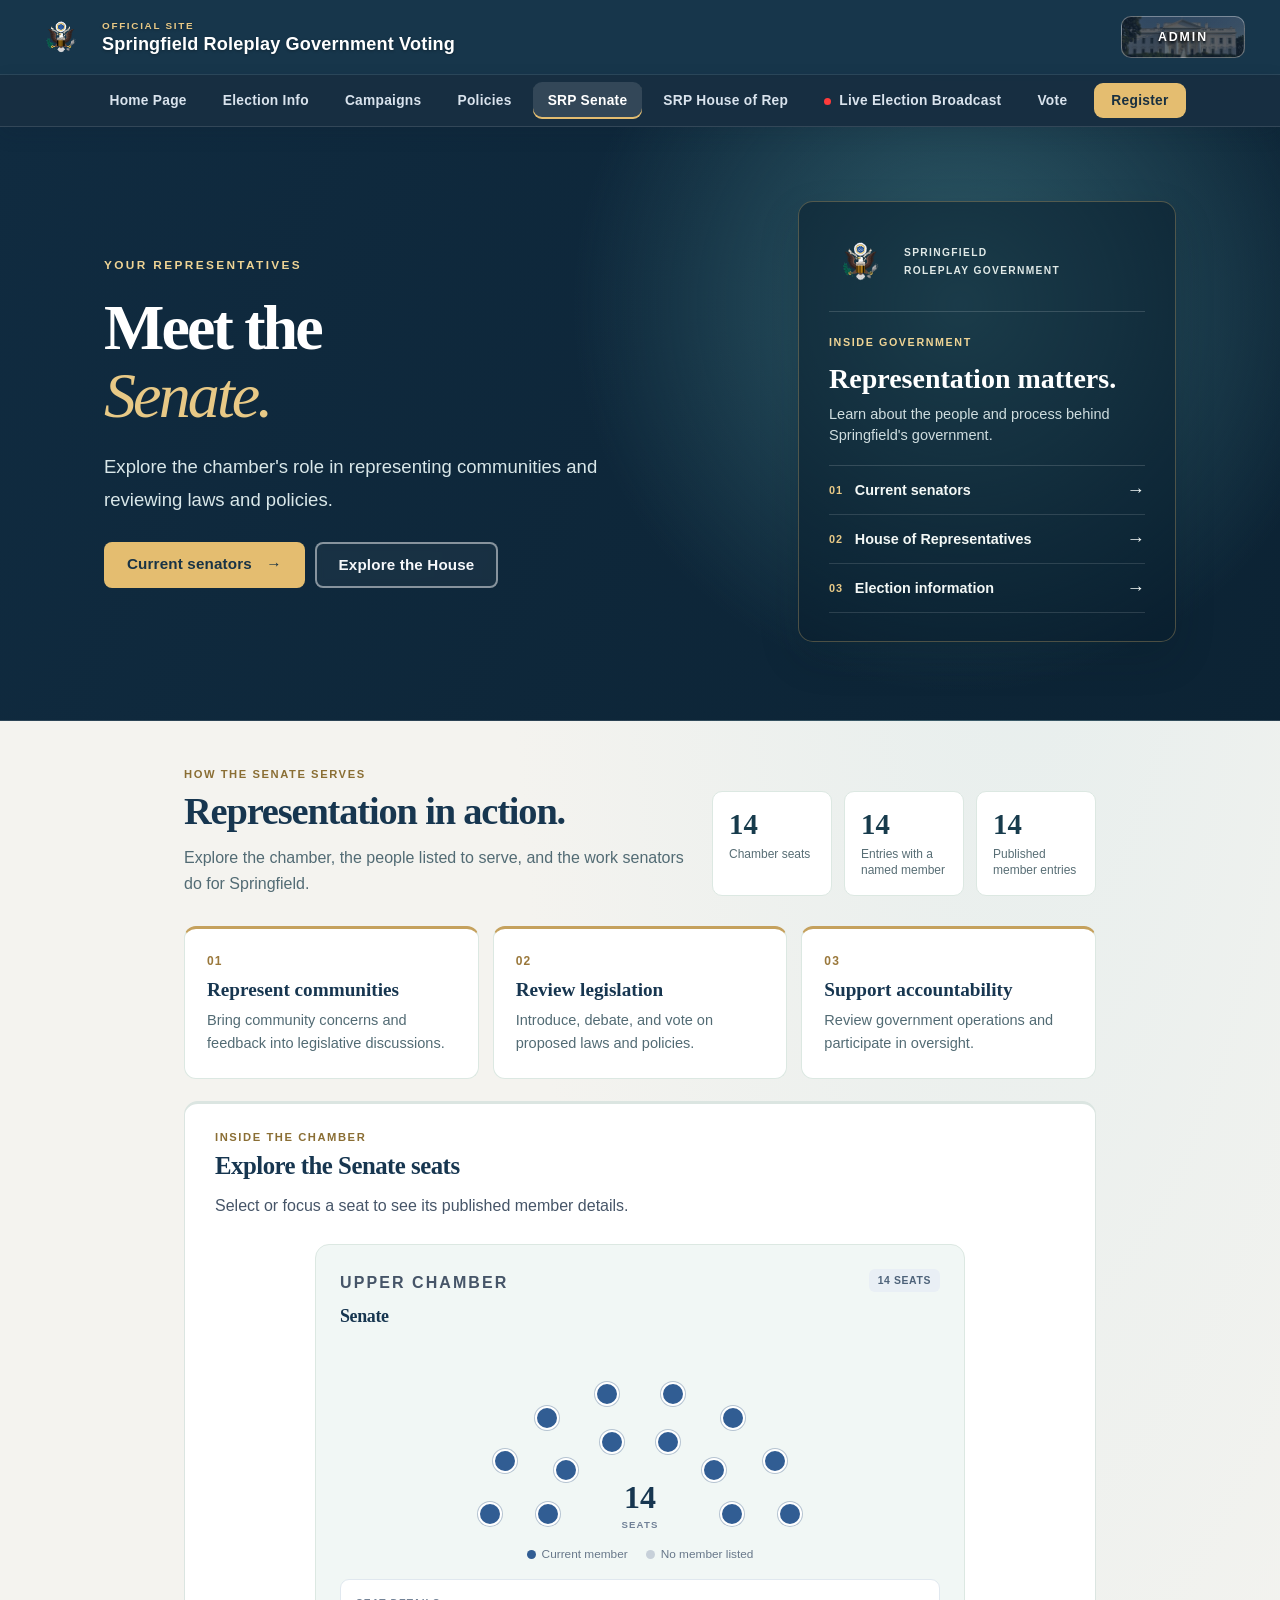
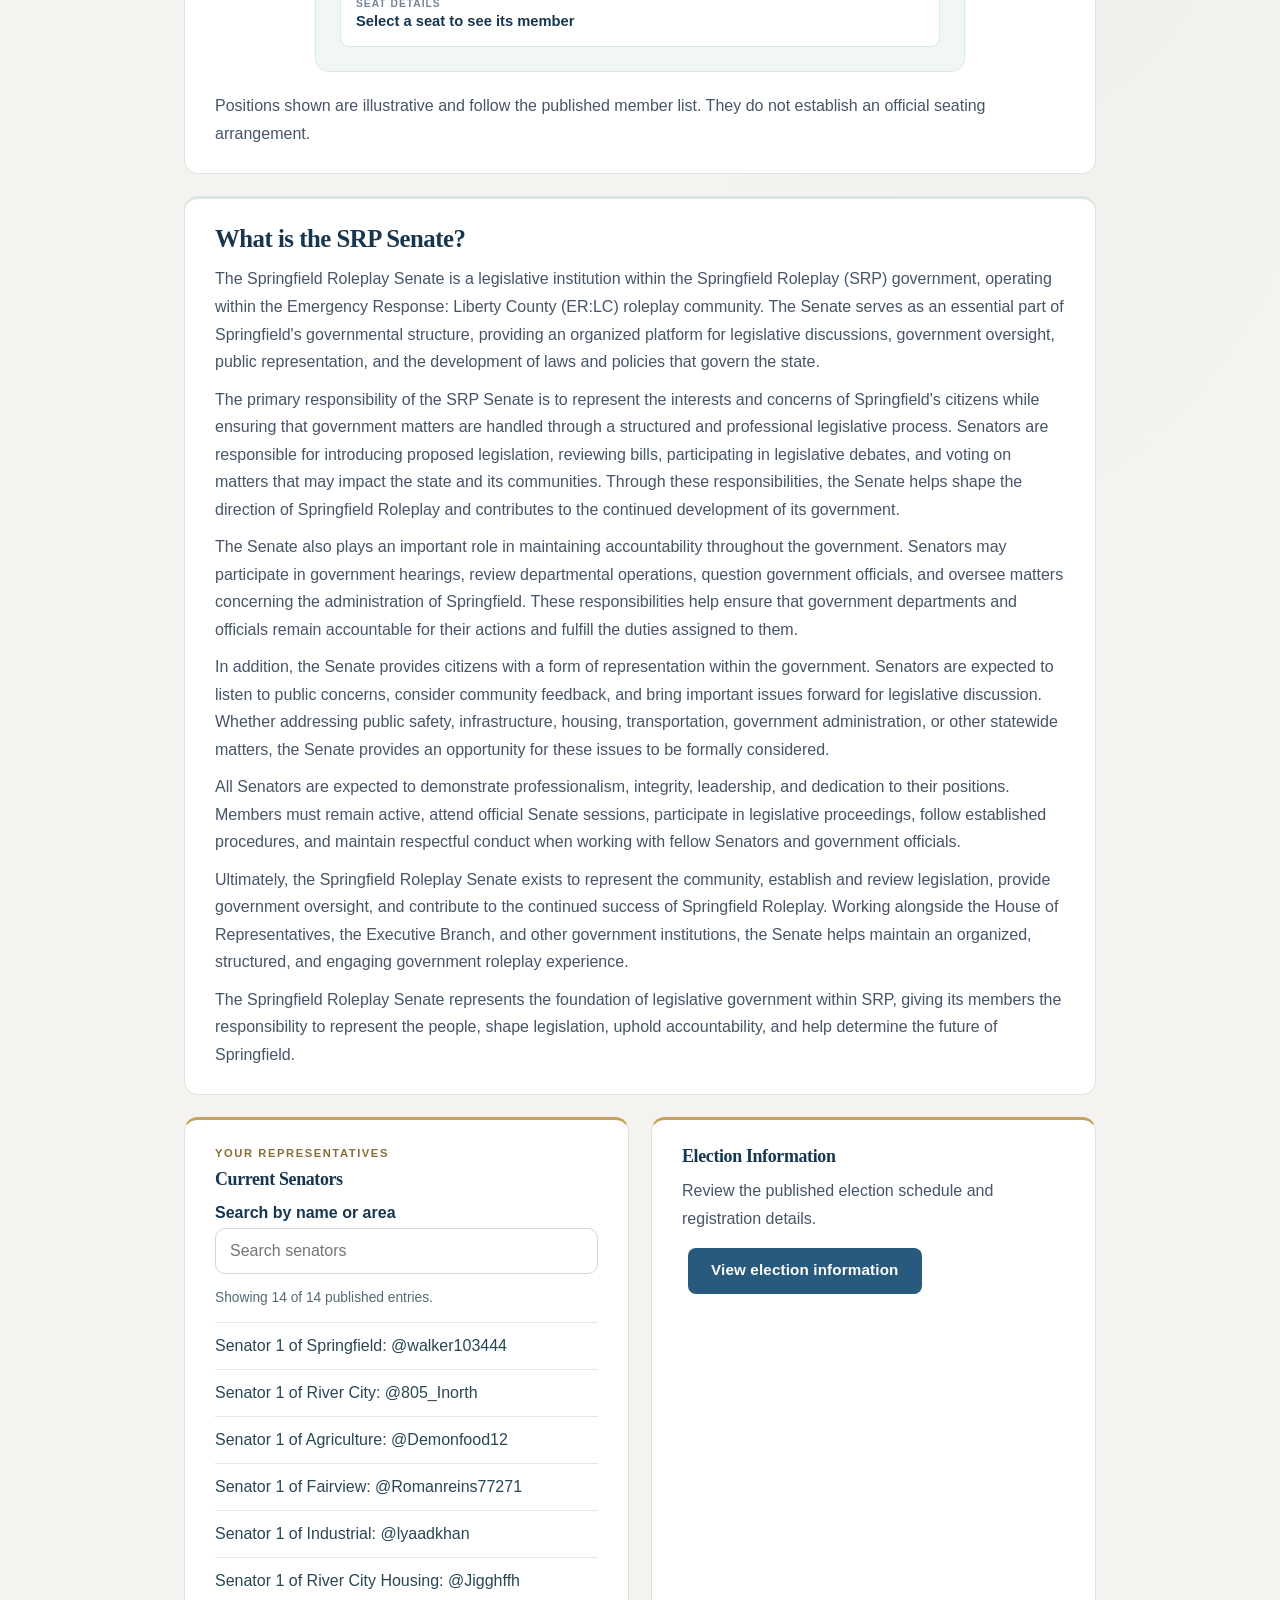
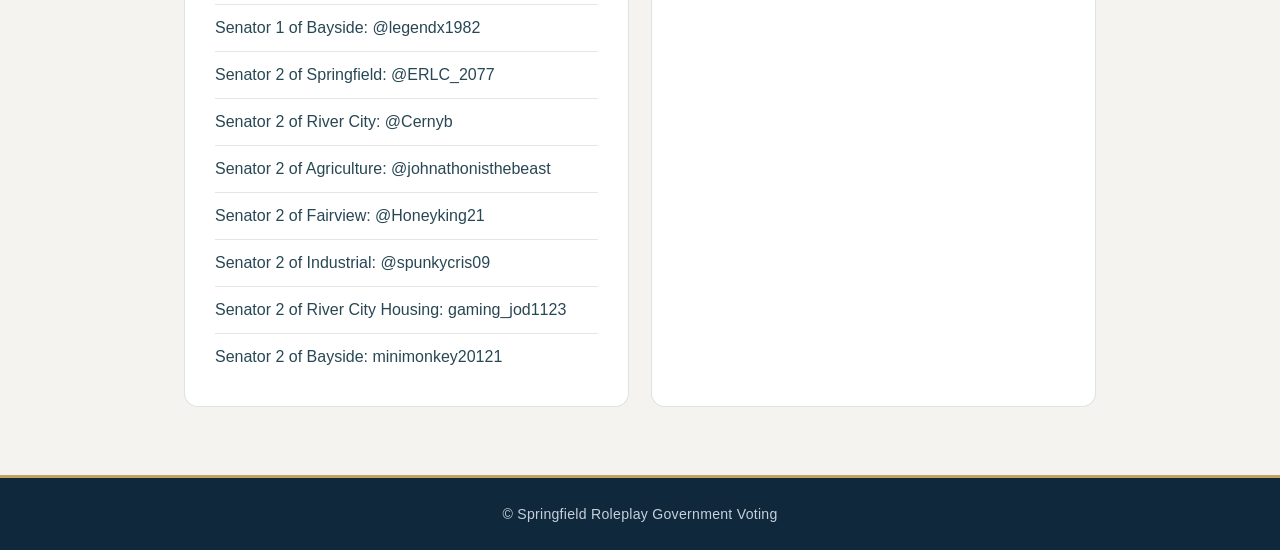
<file: senate.html>
<!DOCTYPE html>
<html lang="en">
<head>
<meta charset="UTF-8">
<meta name="viewport" content="width=device-width, initial-scale=1">
<title>SRP Senate | Springfield Roleplay Government Voting</title>
<link rel="icon" href="logo.png">
<link rel="stylesheet" href="style.css">
</head>
<body>
<header>
  <img src="logo.png" alt="Springfield Government logo">
  <h1><small>Official Site</small>Springfield Roleplay Government Voting</h1>
</header>
<nav></nav>
<section class="hero home-hero page-hero">
  <div class="home-hero-inner">
    <div class="home-hero-copy">
      <p class="hero-kicker">YOUR REPRESENTATIVES</p>
      <h2>Meet the<br><em>Senate.</em></h2>
      <p>Explore the chamber's role in representing communities and reviewing laws and policies.</p>
      <div class="home-hero-actions"><a class="btn gold" href="#senators">Current senators <span aria-hidden="true">&rarr;</span></a><a class="btn ghost" href="house.html">Explore the House</a></div>
    </div>
    <div class="home-hero-panel">
      <div class="home-hero-seal"><img src="logo.png" alt=""><span>SPRINGFIELD<br>ROLEPLAY GOVERNMENT</span></div>
      <span class="home-hero-panel-kicker">INSIDE GOVERNMENT</span><h3>Representation matters.</h3>
      <p>Learn about the people and process behind Springfield's government.</p>
      <div class="home-hero-links"><a href="#senators"><span>01</span> Current senators <b aria-hidden="true">&rarr;</b></a><a href="house.html"><span>02</span> House of Representatives <b aria-hidden="true">&rarr;</b></a><a href="election-info.html"><span>03</span> Election information <b aria-hidden="true">&rarr;</b></a></div>
    </div>
  </div>
</section>
<main>
  <section class="chamber-page-intro" aria-labelledby="senate-overview-heading">
    <div><p class="home-eyebrow">HOW THE SENATE SERVES</p><h2 id="senate-overview-heading">Representation in action.</h2><p>Explore the chamber, the people listed to serve, and the work senators do for Springfield.</p></div>
    <div class="chamber-page-metrics"><div><strong>14</strong><span>Chamber seats</span></div><div><strong id="chamberNamedCount">—</strong><span>Entries with a named member</span></div><div><strong id="chamberPublishedCount">—</strong><span>Published member entries</span></div></div>
  </section>
  <section class="chamber-role-grid" aria-label="Senate responsibilities">
    <article><span>01</span><h3>Represent communities</h3><p>Bring community concerns and feedback into legislative discussions.</p></article>
    <article><span>02</span><h3>Review legislation</h3><p>Introduce, debate, and vote on proposed laws and policies.</p></article>
    <article><span>03</span><h3>Support accountability</h3><p>Review government operations and participate in oversight.</p></article>
  </section>
  <section class="card chamber-page-panel" aria-labelledby="senate-diagram-heading">
    <p class="home-eyebrow">INSIDE THE CHAMBER</p><h2 id="senate-diagram-heading">Explore the Senate seats</h2>
    <p>Select or focus a seat to see its published member details.</p>
    <article class="chamber">
      <div class="chamber-heading"><div><p class="chamber-kicker">UPPER CHAMBER</p><h3>Senate</h3></div><span class="chamber-badge">14 SEATS</span></div>
      <div class="chamber-visual"><div id="senateSeats" class="chamber-seats"></div><div class="chamber-count"><strong>14</strong><span>SEATS</span></div></div>
      <div class="chamber-legend"><span><i class="occupied"></i>Current member</span><span><i class="unfilled"></i>No member listed</span></div>
      <div id="senateSeatDetails" class="chamber-details" aria-live="polite"><span>SEAT DETAILS</span><strong>Select a seat to see its member</strong></div>
    </article>
    <p class="chamber-note">Positions shown are illustrative and follow the published member list. They do not establish an official seating arrangement.</p>
  </section>
  <section class="card reveal">
    <h2>What is the SRP Senate?</h2>
    <p>The Springfield Roleplay Senate is a legislative institution within the Springfield Roleplay (SRP) government, operating within the Emergency Response: Liberty County (ER:LC) roleplay community. The Senate serves as an essential part of Springfield's governmental structure, providing an organized platform for legislative discussions, government oversight, public representation, and the development of laws and policies that govern the state.</p>
    <p>The primary responsibility of the SRP Senate is to represent the interests and concerns of Springfield's citizens while ensuring that government matters are handled through a structured and professional legislative process. Senators are responsible for introducing proposed legislation, reviewing bills, participating in legislative debates, and voting on matters that may impact the state and its communities. Through these responsibilities, the Senate helps shape the direction of Springfield Roleplay and contributes to the continued development of its government.</p>
    <p>The Senate also plays an important role in maintaining accountability throughout the government. Senators may participate in government hearings, review departmental operations, question government officials, and oversee matters concerning the administration of Springfield. These responsibilities help ensure that government departments and officials remain accountable for their actions and fulfill the duties assigned to them.</p>
    <p>In addition, the Senate provides citizens with a form of representation within the government. Senators are expected to listen to public concerns, consider community feedback, and bring important issues forward for legislative discussion. Whether addressing public safety, infrastructure, housing, transportation, government administration, or other statewide matters, the Senate provides an opportunity for these issues to be formally considered.</p>
    <p>All Senators are expected to demonstrate professionalism, integrity, leadership, and dedication to their positions. Members must remain active, attend official Senate sessions, participate in legislative proceedings, follow established procedures, and maintain respectful conduct when working with fellow Senators and government officials.</p>
    <p>Ultimately, the Springfield Roleplay Senate exists to represent the community, establish and review legislation, provide government oversight, and contribute to the continued success of Springfield Roleplay. Working alongside the House of Representatives, the Executive Branch, and other government institutions, the Senate helps maintain an organized, structured, and engaging government roleplay experience.</p>
    <p>The Springfield Roleplay Senate represents the foundation of legislative government within SRP, giving its members the responsibility to represent the people, shape legislation, uphold accountability, and help determine the future of Springfield.</p>
  </section>
  <div class="grid2">
    <section class="card gold chamber-directory" id="senators" data-chamber-directory="senate"><p class="home-eyebrow">YOUR REPRESENTATIVES</p><h3>Current Senators</h3><label for="senateSearch">Search by name or area</label><input id="senateSearch" class="member-search" type="search" placeholder="Search senators"><p class="member-search-status" role="status" aria-live="polite">Loading member list...</p><ul class="member-list"></ul></section>
    <section class="card gold reveal"><h3>Election Information</h3><p>Review the published election schedule and registration details.</p><a class="btn blue" href="election-info.html">View election information</a></section>
  </div>
</main>
<footer>&copy; Springfield Roleplay Government Voting</footer>
<script src="data.js"></script>
<script src="app.js"></script>
</body>
</html>
</file>
<file: style.css>
:root { --blue:#1e4fa8; --blue2:#2a66d0; --navy:#0d2a63; --deep:#071638; --gold:#e8b923; --ink:#1b2437; --bg:#eef2fa; }
* { box-sizing:border-box; }
html { scroll-behavior:smooth; }
body { margin:0; min-height:100vh; display:flex; flex-direction:column; font-family:"Segoe UI",system-ui,-apple-system,sans-serif; color:var(--ink); background:var(--bg); }

header { position:relative; }
.adminlink { margin-left:auto; display:flex; align-items:center; justify-content:center; width:150px; height:52px; border-radius:6px; text-decoration:none; background:linear-gradient(rgba(7,22,56,.5),rgba(7,22,56,.62)),url("whitehouse.jpg") center 40%/cover; border:2px solid #0a1f4d; box-shadow:0 2px 8px rgba(0,0,0,.4); transition:transform .15s, box-shadow .15s; }
.adminlink span { font-family:"Times New Roman",Times,serif; font-weight:700; font-size:1rem; letter-spacing:3px; color:#fff; background:rgba(5,16,40,.55); border:2px solid #fff; padding:3px 12px; }
.adminlink:hover { transform:translateY(-1px); box-shadow:0 5px 14px rgba(0,0,0,.5); }
.announce { background:var(--gold); color:var(--deep); text-align:center; font-weight:700; padding:10px 16px; }
.tabs { display:flex; flex-wrap:wrap; gap:8px; margin-bottom:6px; }
.tabs button { border:0; background:#dfe8fb; color:var(--navy); font:inherit; font-weight:600; padding:10px 18px; border-radius:999px; cursor:pointer; }
.tabs button.on { background:var(--blue); color:#fff; }
.warn { background:#fdecea; border:1px solid #f1a9a0; border-radius:10px; padding:12px 16px; }
textarea.code { font-family:Consolas,monospace; font-size:.85rem; min-height:220px; }
table.admins { width:100%; border-collapse:collapse; }
table.admins td, table.admins th { text-align:left; padding:8px; border-bottom:1px solid #e1e8f7; }
.hidden { display:none; }
.campaign-list { display:grid; gap:18px; }
.campaign-card { display:flex; gap:20px; padding:22px; border:1px solid #dce5f2; border-radius:12px; background:#fff; }
.campaign-card h3 { margin:0 0 4px; }
.campaign-photo { width:100px; height:100px; flex:none; border-radius:50%; object-fit:cover; background:#eef2f8; }
.campaign-office { color:#536984; font-weight:700; margin:0 0 12px; }
.campaign-statement { white-space:pre-wrap; overflow-wrap:anywhere; margin:0; }
.campaign-admin-row { display:flex; flex-wrap:wrap; align-items:center; gap:8px; padding:10px 0; border-bottom:1px solid #dce5f2; }
.campaign-admin-row strong { margin-right:auto; }
@media (max-width:500px) { .campaign-card { flex-direction:column; } .campaign-photo { width:80px; height:80px; } }
.home-chambers { grid-column:1 / -1; }
.chambers-intro { max-width:620px; color:#607083; }
.chamber-grid { display:grid; grid-template-columns:repeat(2,minmax(0,1fr)); gap:18px; margin-top:24px; }
.chamber { min-width:0; padding:24px; background:#f8fafc; border:1px solid #dce5ed; border-radius:14px; }
.chamber-heading { display:flex; align-items:start; justify-content:space-between; gap:12px; }
.chamber h3 { margin:0; font-size:1.2rem; }
.chamber-kicker { margin:0 0 6px; color:#8a7041; font-size:.65rem; font-weight:800; letter-spacing:.13em; }
.chamber-badge { flex:none; padding:6px 9px; border-radius:6px; background:#e9eff5; color:#4d6279; font-size:.65rem; font-weight:800; letter-spacing:.06em; }
.chamber-visual { position:relative; max-width:340px; margin:22px auto 0; }
.chamber-seats { position:relative; width:100%; aspect-ratio:2 / 1; }
.chamber-seat { position:absolute; width:clamp(16px, 3vw, 24px); aspect-ratio:1; padding:0; transform:translate(-50%,-50%); border:2px solid #fff; border-radius:50%; cursor:pointer; box-shadow:0 0 0 1px #b6c4d2; transition:transform .15s,box-shadow .15s; }
.chamber-seat.occupied,.chamber-legend .occupied { background:#315d93; }
.chamber-seat.unfilled,.chamber-legend .unfilled { background:#c7d0d9; }
.chamber-seat:hover,.chamber-seat:focus-visible,.chamber-seat.selected { z-index:1; transform:translate(-50%,-50%) scale(1.16); box-shadow:0 0 0 3px #d4ae63; }
.chamber-count { position:absolute; bottom:0; left:50%; transform:translateX(-50%); display:grid; text-align:center; color:var(--navy); pointer-events:none; line-height:1; }
.chamber-count strong { font:700 2rem Georgia,serif; }
.chamber-count span { margin-top:4px; color:#718197; font-size:.6rem; font-weight:800; letter-spacing:.12em; }
.chamber-legend { display:flex; justify-content:center; flex-wrap:wrap; gap:8px 18px; margin:18px 0; color:#68788a; font-size:.74rem; }
.chamber-legend span { display:flex; align-items:center; gap:6px; }
.chamber-legend i { width:9px; height:9px; border-radius:50%; }
.chamber-details { display:flex; flex-direction:column; justify-content:center; min-height:68px; padding:12px 15px; background:#fff; border:1px solid #e0e8ef; border-radius:9px; overflow-wrap:anywhere; }
.chamber-details span { margin-bottom:4px; color:#748497; font-size:.64rem; font-weight:800; letter-spacing:.1em; }
.chamber-details strong { color:var(--navy); font-size:.92rem; }
.chamber-link { display:flex; justify-content:space-between; align-items:center; margin-top:16px; color:#315d93; font-size:.85rem; font-weight:750; text-decoration:none; }
.chamber-link:hover { text-decoration:underline; }
.chamber-note { color:#718093; font-size:.82rem; margin:18px 0 0; }
.chamber-projections { margin-top:26px; padding-top:24px; border-top:1px solid #e0e8ef; }
.chamber-projections h3 { margin:0 0 8px; }
.chamber-projections > p:not(.home-eyebrow) { color:#607083; font-size:.9rem; }
.projection-status { font-weight:700; }
.projection-list { display:grid; grid-template-columns:repeat(auto-fit,minmax(min(100%,220px),1fr)); gap:10px; }
.projection-card { display:flex; flex-direction:column; gap:5px; padding:13px 15px; border:1px solid #e0e8ef; border-radius:9px; background:#f8fafc; overflow-wrap:anywhere; }
.projection-card strong { color:var(--navy); font-size:.86rem; }
.projection-card span { color:#526a83; font-size:.85rem; }
@media (max-width:800px) { .chamber-grid { grid-template-columns:1fr; } }
@media (max-width:400px) { .chamber { padding:18px; } .chamber-seat { width:19px; } }
.map-instructions { text-align:center; color:#536984; }
#map .dist:focus { outline:none; }
#map .dist:focus-visible { outline:none; }
#map .dist:focus-visible polygon { stroke:#215a9b; stroke-width:5; }
.map-details { width:min(480px, calc(100% - 32px)); max-height:80vh; overflow:auto; border:0; border-radius:14px; padding:24px; color:var(--navy); box-shadow:0 12px 40px #0005; }
.map-details::backdrop { background:#091a2cb3; }
.map-details-header { display:flex; align-items:start; justify-content:space-between; gap:16px; }
.map-details-header h2 { margin:0; }
.map-details-header button { border:0; background:transparent; color:var(--navy); cursor:pointer; font-size:2rem; line-height:1; }
#mapDetailsStatus { font-weight:700; }
#mapDetailsCandidates { list-style:none; margin:0; padding:0; }
#mapDetailsCandidates li { display:flex; align-items:center; gap:10px; padding:10px 0; border-top:1px solid #dce5f2; overflow-wrap:anywhere; }
#mapDetailsCandidates strong { margin-left:auto; text-align:right; }
.map-candidate-color { width:16px; height:16px; flex:none; border:1px solid #0003; border-radius:4px; }
@media (max-width:700px) { .adminlink { width:96px; height:40px; } .adminlink span { font-size:.8rem; padding:2px 8px; letter-spacing:2px; } }
header { background:linear-gradient(135deg,var(--blue),var(--blue2)); color:#fff; display:flex; align-items:center; gap:14px; padding:8px 24px; border-bottom:3px solid var(--gold); position:relative; }
header img { height:52px; width:52px; object-fit:contain; filter:drop-shadow(0 3px 6px rgba(0,0,0,.4)); }
header h1 { margin:0; font-size:1.35rem; letter-spacing:.3px; text-shadow:0 1px 3px rgba(0,0,0,.3); }
header small { display:block; font-size:.7rem; font-weight:400; color:#cfdcff; letter-spacing:2px; text-transform:uppercase; }

nav { background:var(--navy); position:sticky; top:0; z-index:20; box-shadow:0 4px 14px rgba(0,0,0,.25); display:flex; flex-wrap:wrap; justify-content:center; align-items:center; gap:4px; padding:0 24px; }
nav a { color:#dce6ff; text-decoration:none; padding:16px 18px; font-size:.95rem; font-weight:600; border-bottom:3px solid transparent; transition:.2s; }
nav a:hover { background:rgba(255,255,255,.1); color:#fff; border-bottom-color:var(--gold); }
nav a.active { color:#fff; text-decoration:underline; text-decoration-thickness:2px; text-underline-offset:8px; }
nav a.cta { background:var(--gold); color:var(--deep); margin:8px 0 8px 8px; padding:8px 20px; border-radius:999px; border-bottom:0; }
nav a.cta:hover { background:#ffd24a; }
nav a.live::before { content:""; display:inline-block; width:9px; height:9px; margin-right:8px; border-radius:50%; background:#ff3b3b; animation:pulse 1.4s infinite; }
@keyframes pulse { 0%{box-shadow:0 0 0 0 rgba(255,59,59,.7)} 100%{box-shadow:0 0 0 9px rgba(255,59,59,0)} }
.burger { display:none; background:none; border:0; color:#fff; font-size:1.8rem; padding:10px 14px; cursor:pointer; margin-left:auto; }

.hero { background:radial-gradient(circle at 50% 0%,var(--blue2),var(--deep) 75%); color:#fff; text-align:center; padding:44px 24px 64px; }
.hero.small { padding:28px 24px 48px; }
.hero h2 { margin:0 0 10px; font-size:clamp(1.8rem,4vw,2.6rem); }
.hero p { margin:0 auto 28px; max-width:640px; font-size:1.15rem; color:#cfdcff; line-height:1.6; }
.btn { display:inline-block; text-decoration:none; font-weight:700; padding:14px 32px; border-radius:999px; margin:6px; border:2px solid transparent; font-size:1rem; cursor:pointer; font-family:inherit; transition:transform .15s, box-shadow .15s; }
.btn:hover { transform:translateY(-2px); box-shadow:0 8px 18px rgba(0,0,0,.3); }
.btn.gold { background:var(--gold); color:var(--deep); }
.btn.ghost { border-color:#fff; color:#fff; }
.btn.blue { background:var(--blue); color:#fff; }

.stats { display:flex; flex-wrap:wrap; justify-content:center; gap:14px; max-width:1000px; margin:-44px auto 0; padding:0 20px; position:relative; }
.stat { flex:1 1 200px; background:#fff; border-radius:14px; padding:20px; text-align:center; box-shadow:0 8px 24px rgba(13,42,99,.15); }
.stat b { display:block; font-size:2rem; color:var(--blue); }
.stat span { color:#5a6785; font-size:.9rem; }

main { flex:1; width:100%; max-width:1000px; margin:0 auto; padding:30px 20px 56px; display:grid; gap:22px; }
.grid2 { display:grid; grid-template-columns:repeat(auto-fit,minmax(300px,1fr)); gap:22px; }
.card { background:#fff; border-radius:14px; padding:26px 30px; border-top:5px solid var(--blue); box-shadow:0 8px 24px rgba(13,42,99,.12); transition:transform .2s, box-shadow .2s; }
.card:hover { transform:translateY(-3px); box-shadow:0 14px 32px rgba(13,42,99,.2); }
.card.gold { border-top-color:var(--gold); }
.card h2, .card h3 { margin:0 0 10px; color:var(--navy); }
.card p, .card li { line-height:1.7; font-size:1.04rem; }
.card p { margin:0 0 10px; }
.card p:last-child { margin-bottom:0; }
.card a.more { color:var(--blue); font-weight:700; text-decoration:none; }
.card a.more:hover { text-decoration:underline; }

.reveal { opacity:0; transform:translateY(24px); transition:opacity .6s, transform .6s; }
.reveal.show { opacity:1; transform:none; }

.card label:not(.switch), form label { display:block; font-weight:600; margin:14px 0 6px; color:var(--navy); }
.card input:not([type=checkbox]), .card select, .card textarea, form input, form select, form textarea { width:100%; padding:12px 14px; border:1.5px solid #c5d3ee; border-radius:10px; font:inherit; background:#fff; }
.card input:focus, .card select:focus, .card textarea:focus { outline:none; border-color:var(--blue); box-shadow:0 0 0 3px rgba(30,79,168,.2); }
.switches { display:grid; grid-template-columns:repeat(auto-fit,minmax(240px,1fr)); gap:14px; margin-bottom:8px; }
.switch { display:flex; align-items:center; gap:14px; background:#f3f6fc; border:1.5px solid #dbe5f7; border-radius:12px; padding:14px 16px; cursor:pointer; }
.switch input { position:absolute; opacity:0; width:0; height:0; }
.slider { position:relative; flex:none; width:54px; height:30px; border-radius:999px; background:#b8c3d9; transition:.2s; }
.slider::after { content:""; position:absolute; top:3px; left:3px; width:24px; height:24px; border-radius:50%; background:#fff; transition:.2s; box-shadow:0 1px 3px rgba(0,0,0,.3); }
.switch input:checked + .slider { background:#1f9d55; }
.switch input:checked + .slider::after { transform:translateX(24px); }
.switch input:focus-visible + .slider { box-shadow:0 0 0 3px rgba(30,79,168,.35); }
.swtext b { display:block; color:var(--navy); font-size:1.05rem; }
.swtext small { font-weight:700; letter-spacing:1px; color:#5a6785; }
.switch input:checked ~ .swtext small { color:#1f9d55; }
.badge { display:inline-block; padding:4px 12px; border-radius:999px; font-size:.8rem; font-weight:700; letter-spacing:1px; margin:4px; }
.badge.on { background:#1f9d55; color:#fff; }
.badge.off { background:rgba(255,255,255,.18); color:#e3ebff; border:1px solid rgba(255,255,255,.35); }
.closed { text-align:center; padding:40px 20px; }
.notice { background:#fff8e1; border:1px solid #f0d77a; border-radius:10px; padding:14px 16px; margin-top:16px; }
.ok { background:#e8f7ee; border:1px solid #8fd3a8; border-radius:10px; padding:16px; margin-top:16px; display:none; }
.video { position:relative; padding-top:56.25%; border-radius:14px; overflow:hidden; background:#000; box-shadow:0 8px 24px rgba(13,42,99,.25); }
.video iframe { position:absolute; inset:0; width:100%; height:100%; border:0; }
.offair { padding:70px 20px; text-align:center; color:#fff; background:linear-gradient(135deg,var(--navy),var(--deep)); }
.offair .dot { display:inline-block; width:14px; height:14px; border-radius:50%; background:#888; margin-right:8px; }

footer { background:var(--deep); color:#9fb3e6; text-align:center; padding:24px; font-size:.9rem; }

@media (max-width:700px) {
  header { padding:12px 16px; gap:12px; }
  header img { height:52px; width:52px; }
  header h1 { font-size:1.15rem; }
  .burger { display:block; }
  nav { justify-content:flex-start; padding:0; }
  nav a { display:none; width:100%; padding:14px 20px; border-bottom:1px solid rgba(255,255,255,.08); }
  nav.open a { display:block; }
  nav a.cta { border-radius:0; margin:0; text-align:center; }
  .card { padding:20px; }
}

.paper{background:#fffef8;border:2px solid #222;padding:24px;font-family:'Times New Roman',serif;color:#111}.paper h2{text-align:center;text-transform:uppercase;margin:0 0 8px}.paper .rules{font-style:italic;text-align:center;border-bottom:2px solid #222;padding-bottom:12px}.paper .who{display:block;margin:12px 0;font-weight:bold}.paper .who input{padding:6px;border:1px solid #222;margin-left:6px}.paper .cols{columns:2 280px;column-gap:32px}.paper fieldset.pos{break-inside:avoid;border:0;border-top:2px solid #222;margin:0 0 18px;padding:8px 0}.paper legend{font-weight:bold;font-size:1.1rem;padding:0 6px}.paper legend em{font-weight:normal;font-size:.9rem}.paper fieldset label{display:block;padding:4px 0;cursor:pointer}.paper pre{white-space:pre-wrap}

.paper{background:#fff;border:2px solid #cfd9ee;border-radius:16px;font-family:inherit;color:#1b2a4a;box-shadow:0 6px 24px rgba(30,79,168,.1)}.paper h2{color:var(--blue)}.paper .rules{border-bottom:2px solid #e3eaf8;color:#4a5a7a}.paper fieldset.pos{border-top:2px solid #e3eaf8}.paper label.opt{display:flex;align-items:center;gap:12px;margin:8px 0;padding:14px 16px;border:2px solid #dbe5f7;border-radius:12px;background:#f7faff;font-weight:600;color:#1b2a4a}.paper label.opt:hover{border-color:var(--blue);background:#eef4ff}.paper label.opt input{width:20px;height:20px;padding:0;margin:0;flex:none;accent-color:var(--blue)}.paper button{margin-top:10px}.thanks{text-align:center;padding:30px 10px}.thanks .check{width:84px;height:84px;margin:0 auto 14px;border-radius:50%;background:#22a05a;color:#fff;font-size:52px;line-height:84px}.thanks h2{color:#1b7a43}

.legend{display:flex;flex-wrap:wrap;gap:16px;margin:8px 0 14px;font-weight:700;color:var(--navy)}.legend i{display:inline-block;width:18px;height:18px;border-radius:5px;margin-right:6px;vertical-align:-3px;border:1px solid #0003}#map{width:100%;max-width:640px;display:block;margin:0 auto}#map polygon{transition:fill .6s}.muted{text-align:center;color:#667}

.paper{max-width:760px;margin:0 auto;padding:0 0 28px;overflow:hidden;border:0;border-radius:18px;box-shadow:0 12px 40px rgba(13,42,99,.18)}.paper .phead{display:flex;align-items:center;gap:16px;padding:20px 28px;background:linear-gradient(135deg,var(--deep),var(--blue));color:#fff}.paper .phead img{width:64px;height:64px}.paper .phead small{text-transform:uppercase;letter-spacing:.14em;opacity:.8;font-size:.72rem}.paper .phead h2{color:#fff;text-align:left;margin:2px 0 0;font-size:1.5rem}.paper .voter{background:#eef4ff;padding:10px 28px;color:var(--navy);border-bottom:1px solid #dbe5f7}.paper .rules{padding:14px 28px 0;margin:0;border:0;text-align:left}.paper form{padding:0 28px}.paper .cols{columns:1}.paper fieldset.pos{border:0;padding:6px 0}.paper legend{font-size:1.2rem;color:var(--navy);padding:14px 0 4px;float:left;width:100%}.paper legend+*{clear:both}.paper label.opt{font-size:1.1rem;padding:18px 20px;transition:.15s}.paper label.opt:has(input:checked){background:#e6f0ff;border-color:var(--blue);box-shadow:0 0 0 3px rgba(30,79,168,.2)}.paper button{width:100%;padding:16px;font-size:1.1rem;margin-top:18px}.maptip{display:none;position:absolute;z-index:5;pointer-events:none;min-width:210px;background:#0d2a63;color:#fff;border-radius:12px;padding:12px 14px;box-shadow:0 8px 24px rgba(0,0,0,.3);font-size:.92rem}.maptip .tl{opacity:.85;margin:2px 0 8px}.maptip .tr{display:flex;align-items:center;gap:8px;padding:2px 0}.maptip .tr i{width:12px;height:12px;border-radius:3px}.maptip .tr span{margin-left:auto;font-weight:700}#map .dist{cursor:pointer}#map .dist:hover polygon{filter:brightness(1.12);stroke-width:4}

#votebox:has(.paper){background:none;box-shadow:none;border:0;padding:0}#votebox:has(.paper)::before{display:none}

.offline{min-height:100vh;display:flex;flex-direction:column;align-items:center;justify-content:center;text-align:center;padding:24px;background:linear-gradient(160deg,#071638,#1e4fa8);color:#fff}.offline img{width:110px;margin-bottom:18px}.offline h1{margin:0 0 10px}.offline p{opacity:.85;max-width:420px}

.ownerlink{margin-top:28px;color:#fff;border:1px solid #fff6;border-radius:999px;padding:8px 18px;text-decoration:none;font-size:.85rem;opacity:.8}.ownerlink:hover{opacity:1;background:#fff2}

/* ===== Polish layer ===== */
:root{--bg:#f1f4fb;--shadow:0 10px 30px rgba(13,42,99,.10)}
body{background:radial-gradient(1200px 500px at 50% -100px,#dfe9ff,transparent),var(--bg);letter-spacing:.005em}
header{background:linear-gradient(120deg,#08183d,var(--blue) 60%,var(--blue2));padding:10px 28px;border-bottom:3px solid var(--gold);box-shadow:0 2px 14px rgba(0,0,0,.25)}
header h1{font-size:1.3rem;font-weight:700}
nav{background:rgba(7,22,56,.92);backdrop-filter:blur(10px);-webkit-backdrop-filter:blur(10px)}
nav a{font-size:.92rem;letter-spacing:.02em;border-radius:0}
nav a.active{text-decoration:none;color:#fff;border-bottom-color:var(--gold);background:rgba(255,255,255,.08)}
.hero{position:relative;overflow:hidden;padding:72px 24px 96px;background:radial-gradient(900px 400px at 50% -10%,#3b7bea,transparent 70%),linear-gradient(180deg,#0d2a63,#071638)}
.hero::before{content:"";position:absolute;inset:0;background:repeating-linear-gradient(115deg,rgba(255,255,255,.035) 0 2px,transparent 2px 38px);pointer-events:none}
.hero::after{content:"\2605  \2605  \2605  \2605  \2605";position:absolute;left:0;right:0;bottom:46px;text-align:center;color:var(--gold);opacity:.55;letter-spacing:.9em;font-size:.8rem;pointer-events:none}
.hero.small{padding:48px 24px 72px}
.hero.small::after{bottom:26px}
.hero h2{font-size:clamp(2.2rem,5.5vw,3.8rem);font-weight:800;letter-spacing:-.02em;line-height:1.1;text-shadow:0 4px 22px rgba(0,0,0,.45);position:relative}
.hero p{position:relative;font-size:1.2rem;color:#d4e1ff}
.hero .btn,.hero div{position:relative}
.hero .badge{box-shadow:0 2px 10px rgba(0,0,0,.25)}
.btn{padding:15px 34px;letter-spacing:.02em}
.btn.gold{background:linear-gradient(180deg,#ffd24a,#e8b923);box-shadow:0 6px 18px rgba(232,185,35,.4)}
.btn.ghost{background:rgba(255,255,255,.08);backdrop-filter:blur(4px)}
.btn.ghost:hover{background:rgba(255,255,255,.18)}
.btn.blue{background:linear-gradient(180deg,#2a66d0,#1e4fa8);box-shadow:0 6px 18px rgba(30,79,168,.35)}
.stats{margin-top:-58px;gap:18px}
.stat{border:1px solid #e3eaf8;border-radius:18px;padding:24px;box-shadow:var(--shadow);transition:transform .2s}
.stat:hover{transform:translateY(-4px)}
.stat b{font-size:2.2rem;background:linear-gradient(135deg,var(--blue),#4a8bff);-webkit-background-clip:text;background-clip:text;color:transparent}
main{max-width:1040px;gap:26px;padding-top:40px}
.card{border-radius:18px;border:1px solid #e3eaf8;border-top:5px solid var(--blue);box-shadow:var(--shadow);padding:30px 34px}
.card.gold{border-top-color:var(--gold)}
.card h2{font-size:1.5rem;letter-spacing:-.01em}
.card p{color:#33405c;font-size:1.05rem;line-height:1.75}
.card a.more{display:inline-block;margin-top:6px;padding:8px 18px;border-radius:999px;background:#eaf1ff}
.card a.more:hover{background:var(--blue);color:#fff;text-decoration:none}
.steps{display:grid;grid-template-columns:repeat(auto-fit,minmax(220px,1fr));gap:18px}
.step{position:relative;background:#fff;border:1px solid #e3eaf8;border-radius:18px;padding:26px 24px 24px;box-shadow:var(--shadow);text-align:center}
.step i{display:flex;align-items:center;justify-content:center;width:46px;height:46px;margin:-48px auto 12px;border-radius:50%;background:linear-gradient(135deg,var(--gold),#ffd24a);color:var(--deep);font-style:normal;font-weight:800;font-size:1.2rem;box-shadow:0 6px 16px rgba(232,185,35,.5);border:3px solid #fff}
.step h3{margin:0 0 6px;color:var(--navy)}
.step p{margin:0;color:#4a5a7a;line-height:1.55}
main:has(.steps){padding-top:62px}
input,select,textarea{transition:border-color .15s,box-shadow .15s}
footer{background:linear-gradient(180deg,#0d2a63,#071638);border-top:3px solid var(--gold);padding:26px;text-align:center;color:#b9c9f0;letter-spacing:.03em}
::selection{background:var(--gold);color:var(--deep)}
@media (max-width:700px){.hero{padding:48px 18px 80px}.card{padding:22px 20px}}

.stats{width:100%}.hero:not(.small)::after{display:none}

/* ===== Official / flat theme ===== */
:root{--blue:#1f3f7a;--blue2:#1f3f7a;--navy:#14284b;--deep:#0f1f3d;--gold:#b8923a;--bg:#f4f4f1;--ink:#222}
body{background:var(--bg);font-family:"Segoe UI",Arial,sans-serif;letter-spacing:0}
h1,h2,h3,.hero h2,.card h2,.paper h2{font-family:Georgia,"Times New Roman",serif}
header{background:var(--deep);box-shadow:none;border-bottom:4px solid var(--gold)}
header h1{font-weight:700;font-size:1.25rem}
header small{color:#c9b987}
nav{background:var(--navy);backdrop-filter:none;-webkit-backdrop-filter:none;box-shadow:none;border-bottom:1px solid #000}
nav a{border-radius:0}
nav a:hover{background:#1d3560;border-bottom-color:var(--gold)}
nav a.active{background:#1d3560;border-bottom-color:var(--gold)}
nav a.cta{background:var(--gold);color:#fff;border-radius:3px}
nav a.cta:hover{background:#a07f2f}
.hero,.hero.small{background:var(--navy);padding:56px 24px 64px;border-bottom:1px solid #000}
.hero.small{padding:36px 24px 40px}
.hero::before,.hero::after{display:none!important}
.hero h2{font-weight:700;text-shadow:none;letter-spacing:0;font-size:clamp(2rem,4.5vw,3rem)}
.hero p{color:#cdd6e8}
.btn{border-radius:3px;box-shadow:none!important;transform:none!important;padding:13px 28px;letter-spacing:.02em}
.btn.gold{background:var(--gold);color:#fff}
.btn.gold:hover{background:#a07f2f}
.btn.ghost{background:transparent;border:2px solid #fff}
.btn.ghost:hover{background:#fff;color:var(--navy)}
.btn.blue{background:var(--blue)}
.btn.blue:hover{background:#17335f}
.badge{border-radius:3px!important;box-shadow:none!important}
.stats{margin:0;max-width:none;padding:0;gap:0;background:#fff;border-bottom:1px solid #d9d9d4}
.stat{flex:1 1 200px;border:0;border-right:1px solid #d9d9d4;border-radius:0;box-shadow:none;padding:20px;transform:none!important}
.stat:last-child{border-right:0}
.stat b{background:none;-webkit-background-clip:initial;background-clip:initial;color:var(--navy);font-family:Georgia,serif;font-size:1.9rem}
main,main:has(.steps){padding-top:36px;max-width:960px}
.card,.step,.paper{border-radius:4px;border:1px solid #d9d9d4;border-top:3px solid var(--navy);box-shadow:none!important;transform:none!important;background:#fff}
.card.gold{border-top-color:var(--gold)}
.card h2{font-size:1.45rem;color:var(--navy)}
.card p{color:#2b2b2b}
.card a.more{background:none;padding:0;border-radius:0;border-bottom:1px solid var(--blue);color:var(--blue)}
.card a.more:hover{background:none;color:var(--navy)}
.steps{gap:0;border:1px solid #d9d9d4;background:#fff;border-top:3px solid var(--navy)}
.step{border:0;border-right:1px solid #d9d9d4;border-radius:0;text-align:left;padding:22px 24px}
.step:last-child{border-right:0}
.step i{margin:0 0 8px;width:auto;height:auto;border:0;border-radius:0;background:none;box-shadow:none;justify-content:flex-start;color:var(--gold);font-family:Georgia,serif;font-size:1.8rem}
main:has(.steps){padding-top:36px}
footer{background:var(--deep);border-top:4px solid var(--gold);letter-spacing:0;color:#aab6d0}
.adminlink{border-radius:2px}
.paper .phead{background:var(--navy)}
.paper label.opt{border-radius:3px;background:#fafaf8;border-color:#cfcfc8}
.paper label.opt:has(input:checked){background:#eef2fa;border-color:var(--navy);box-shadow:none}
.paper .voter{background:#f1f1ed;border-bottom-color:#d9d9d4}
.paper button{border-radius:3px}
.maptip{border-radius:3px;background:var(--deep)}
.reveal{transition:opacity .4s}
.reveal:not(.show){transform:none}
input,select,textarea{border-radius:3px!important}
.switch .slider{box-shadow:none}
@media (max-width:700px){.stat,.step{border-right:0;border-bottom:1px solid #d9d9d4}}

.countdown{background:#fff;border-bottom:1px solid #d9d9d4;text-align:center;padding:0}.countdown:not(:empty){padding:22px 16px}.cd-title{font-family:Georgia,serif;font-size:1.1rem;color:var(--navy);margin-bottom:10px;text-transform:uppercase;letter-spacing:.12em}.cd-row{display:flex;justify-content:center;gap:0}.cd-row div{min-width:96px;padding:6px 18px;border-right:1px solid #d9d9d4}.cd-row div:last-child{border-right:0}.cd-row b{display:block;font-family:Georgia,serif;font-size:2.4rem;color:var(--navy);font-variant-numeric:tabular-nums}.cd-row span{font-size:.78rem;color:#5a6785;text-transform:uppercase;letter-spacing:.1em}.cd-open{font-family:Georgia,serif;font-size:1.5rem;color:#1b7a43;font-weight:700}@media(max-width:600px){.cd-row div{min-width:0;padding:6px 10px}.cd-row b{font-size:1.7rem}}

/* Policies page */
.policy h3{margin:22px 0 6px;color:#14284b}
.policy ol,.policy ul{margin:8px 0 12px 22px;line-height:1.6}
.policy-sub{font-weight:bold;letter-spacing:.04em;color:#14284b;margin-bottom:10px}
.policy-meta div{display:flex;gap:10px;padding:4px 0;border-bottom:1px solid #ddd}
.policy-meta dt{font-weight:bold;min-width:170px}
.policy-meta dd{margin:0}
.toc{columns:2;margin:8px 0 0 22px;line-height:1.8}
.badge-red{display:inline-block;background:#fbe9e7;color:#b3261e;border:1px solid #e6b8b3;font-size:.75rem;font-weight:bold;letter-spacing:.06em;padding:3px 10px;margin:4px 0 8px}
.ptable{width:100%;border-collapse:collapse;margin:12px 0}
.ptable th{background:#14284b;color:#fff;text-align:left;padding:8px 12px}
.ptable td{border:1px solid #d8d8d8;padding:8px 12px}
.principle{border:2px solid #14284b;background:#f7f4ec;text-align:center;padding:18px;margin:12px 0}
.principle p{margin:6px 0}
.principle .p1{letter-spacing:.1em}
.principle .p2{font-size:1.5rem;font-weight:bold;color:#14284b}
.principle .p3{font-weight:bold}
.principle .p4{font-size:.75rem;color:#666;letter-spacing:.08em}
.principle hr{border:0;border-top:1px solid #b8923a;margin:12px 0}
@media(max-width:700px){.toc{columns:1}.policy-meta div{flex-direction:column;gap:0}}

.agree{display:flex;gap:10px;align-items:center;font-weight:bold;font-size:1.05rem}.agree input{width:20px;height:20px}
.ghost-dark{border-color:var(--navy);color:var(--navy)}
.election-status{display:grid;grid-template-columns:repeat(auto-fit,minmax(180px,1fr));gap:12px;margin:18px 0}
.election-status>div{display:flex;justify-content:space-between;align-items:center;gap:12px;padding:14px 16px;background:#f3f6fc;border:1px solid #dbe5f7;border-radius:10px}
.registration-counter{overflow:hidden}
#registrationCounter .hidden{display:none}
.registration-counter-header{display:flex;align-items:flex-start;justify-content:space-between;gap:18px}
.registration-counter-eyebrow{margin:0 0 7px!important;color:#8a6e34;font-size:.7rem;font-weight:800;letter-spacing:.14em}
.registration-counter-header h3{margin:0;color:var(--navy);font-size:1.55rem}
.registration-counter-intro{margin:6px 0 0!important;color:#637286;font-size:.92rem}
.registration-counter-round{flex:none;padding:7px 12px;border:1px solid #e8dfcb;border-radius:999px;background:#fbf8f0;color:#745c2e;font-size:.7rem;font-weight:800;letter-spacing:.08em;white-space:nowrap}
.registration-counter-round strong{margin-left:3px;font-size:.84rem}
.registration-counter-content{display:grid;grid-template-columns:minmax(0,1.1fr) minmax(0,1fr);margin:22px 0 16px;border:1px solid #e0e8ef;border-radius:12px;overflow:hidden}
.registration-counter-metric,.registration-counter-access{min-width:0;padding:22px 24px}
.registration-counter-metric{background:linear-gradient(135deg,#f1f6fa,#f8fafb)}
.registration-counter-access{border-left:1px solid #e0e8ef;background:#fff}
.registration-counter-label{display:block;color:#6b7b8d;font-size:.68rem;font-weight:800;letter-spacing:.12em}
.registration-counter-metric strong{display:block;margin:8px 0 2px;color:var(--navy);font-size:clamp(1.7rem,4vw,2.7rem);font-weight:750;line-height:1.2;overflow-wrap:anywhere}
.registration-counter-metric p,.registration-counter-access p{margin:6px 0 0;color:#617186;font-size:.88rem;line-height:1.55}
.registration-counter-actions{margin-top:16px}
.registration-counter-actions .btn{margin:0;padding:10px 16px;font-size:.85rem}
.registration-counter-actions .btn.ghost{color:var(--navy);border-color:#b9c9d8;background:#fff}
.registration-counter-details{border-top:1px solid #e7ebef}
.registration-counter-details summary{padding:15px 0 2px;color:#365b7f;font-size:.88rem;font-weight:700;cursor:pointer}
.registration-counter-details div{padding:2px 0 0;color:#5a6a7c;font-size:.85rem}
.registration-counter-details p{margin:10px 0;line-height:1.55}
@media(max-width:600px){
  .registration-counter-header{flex-wrap:wrap}
  .registration-counter-content{grid-template-columns:1fr}
  .registration-counter-metric,.registration-counter-access{padding:18px}
  .registration-counter-access{border-left:0;border-top:1px solid #e0e8ef}
}
.election-state{font-size:.82rem;letter-spacing:.08em;font-weight:800}
.election-state.state-open{color:#18743c}
.election-state.state-closed{color:#58647b}
.election-state.state-warning{color:#a44900}
.election-schedule{font-weight:700;color:var(--navy)}
.election-actions{display:flex;flex-wrap:wrap;gap:8px}
.election-actions .btn{margin:0}
.election-office{padding:16px 0;border-top:1px solid #dbe1ec}
.election-office:first-child{border-top:0}
.election-office h3{margin:0 0 6px;color:var(--navy)}
.election-office p{margin:0 0 8px}
.candidate-list,.election-guidance{margin:8px 0 0;padding-left:22px}
.candidate-list li,.election-guidance li{padding:3px 0;line-height:1.6}
.election-timeline{display:grid;gap:8px;margin:18px 0}
.timeline-row{display:grid;grid-template-columns:minmax(150px,1fr) auto minmax(190px,1.4fr);align-items:center;gap:12px;padding:12px 14px;background:#f3f6fc;border:1px solid #dbe5f7;border-radius:10px}
.timeline-dates{font-size:.92rem;color:#4f5c73}
.candidate-profile{padding:16px 0;border-top:1px solid #dbe1ec}
.candidate-profile:first-child{border-top:0}
.candidate-profile h3{margin:0 0 10px;color:var(--navy)}
.candidate-profile h4{margin:10px 0 4px;color:#34425d}
.candidate-profile p{overflow-wrap:anywhere}
.candidate-application .notice{font-size:.95rem}
.candidate-policy-check{display:flex!important;align-items:flex-start;gap:8px}
.candidate-policy-check input{width:auto!important;margin-top:5px}
.form-message{margin-top:10px;font-weight:600;color:var(--navy)}
.candidate-dialog{width:min(680px,calc(100% - 32px));max-height:85vh;overflow:auto;border:0;border-top:5px solid var(--blue);border-radius:14px;padding:24px 28px;color:var(--ink);box-shadow:0 18px 60px rgba(0,0,0,.35)}
.candidate-dialog::backdrop{background:rgba(7,22,56,.68)}
.candidate-dialog-header{display:flex;align-items:flex-start;justify-content:space-between;gap:16px}
.candidate-dialog-header h2{margin:0 0 12px;color:var(--navy)}
.candidate-dialog-close{flex:none;border:0;border-radius:50%;width:36px;height:36px;background:#eef2fa;color:var(--navy);font-size:1.6rem;line-height:1;cursor:pointer}
.candidate-dialog-actions{display:flex;justify-content:flex-end;flex-wrap:wrap;gap:8px;margin-top:8px}
.candidate-dialog-actions .btn{margin:0}
#openCandidateApplication:disabled{opacity:.55;cursor:not-allowed;filter:grayscale(.25);transform:none;box-shadow:none}
@media(max-width:500px){.candidate-dialog{padding:20px 16px}.candidate-dialog-actions{flex-direction:column-reverse}.candidate-dialog-actions .btn{width:100%}}
.schedule-fields{display:grid;grid-template-columns:minmax(170px,1fr) minmax(200px,1.5fr);align-items:center;gap:8px 16px}
.schedule-fields label{margin:0!important}
.schedule-fields input{margin:0}
.results-disclaimer{max-width:1000px;margin:0 auto}
@media(max-width:700px){.timeline-row{grid-template-columns:1fr auto}.timeline-dates{grid-column:1/-1}.schedule-fields{grid-template-columns:1fr;gap:4px}.schedule-fields input{margin-bottom:8px}}

/* Map slideshow */
.mapnav{display:flex;align-items:center;justify-content:center;gap:16px}
.mapnav h2{margin:0;text-align:center}
.mapnav button{background:var(--deep);color:#fff;border:0;width:38px;height:38px;font-size:1.6rem;line-height:1;cursor:pointer}
.mapnav button:hover{background:var(--gold)}
.mapnav.single button{display:none}
.mdots{display:flex;justify-content:center;gap:8px;margin:10px 0 0}
.mdots:empty{display:none}
.mdots button{width:12px;height:12px;border-radius:50%;border:1px solid var(--deep);background:#fff;padding:0;cursor:pointer}
.mdots button.on{background:var(--deep)}
.office-tabs{display:flex;justify-content:center;flex-wrap:wrap;gap:8px;margin:12px 0}
.office-tabs button{border:1px solid var(--navy);border-radius:999px;background:#fff;color:var(--navy);padding:8px 16px;font:inherit;font-weight:700;cursor:pointer}
.office-tabs button.on{background:var(--navy);color:#fff}
.legend{justify-content:center}

/* Unified civic design refresh */
:root {
  --blue:#315d8a;
  --blue2:#4778a8;
  --navy:#1d3552;
  --deep:#12243a;
  --gold:#c8a45c;
  --bg:#f4f3ef;
  --ink:#26364a;
  --shadow:0 12px 34px rgba(24,43,65,.09);
}
html{scroll-padding-top:82px}
body{background:radial-gradient(ellipse at 50% -300px,#e6edf2 0,transparent 70%),var(--bg);color:var(--ink);font-family:"Segoe UI",Arial,sans-serif}
header{padding:11px 35px;gap:15px;background:#1e3858;border-bottom:0;box-shadow:0 2px 8px rgba(12,31,53,.16)}
header img{width:50px;height:50px;padding:0;border:0;border-radius:0;background:none;filter:none}
header h1{font-family:"Segoe UI",Arial,sans-serif;font-size:1.13rem;letter-spacing:.01em}
header small{margin-bottom:3px;color:#f0ca63;font-size:.62rem;font-weight:700;letter-spacing:.17em}
.adminlink{width:124px;height:42px;border:1px solid rgba(255,255,255,.35);border-radius:10px;background:linear-gradient(rgba(18,36,58,.68),rgba(18,36,58,.68)),url("whitehouse.jpg") center 40%/cover;box-shadow:none}
.adminlink span{padding:3px 10px;border:0;background:none;color:#fff;font-family:"Segoe UI",Arial,sans-serif;font-size:.77rem;letter-spacing:.16em;text-shadow:0 1px 3px #000}
.adminlink:hover{transform:translateY(-1px);background:linear-gradient(rgba(18,36,58,.48),rgba(18,36,58,.48)),url("whitehouse.jpg") center 40%/cover;box-shadow:0 5px 16px rgba(0,0,0,.15)}
.announce{padding:9px 16px;background:#f1e7ce;color:#604a22;border-bottom:1px solid #e4d6b5;font-size:.93rem}
nav{position:sticky;top:0;justify-content:center;gap:6px;padding:7px 16px;background:rgba(22,42,66,.96);border-bottom:1px solid rgba(255,255,255,.12);box-shadow:0 7px 20px rgba(13,30,49,.13);backdrop-filter:blur(14px);-webkit-backdrop-filter:blur(14px)}
nav a{padding:11px 15px;border:0;border-radius:9px;color:#d9e3ed;font-size:.88rem;transition:background .18s,color .18s}
nav a:hover,nav a.active{background:rgba(255,255,255,.12);border:0;color:#fff;text-decoration:none}
nav a.active{box-shadow:inset 0 -2px var(--gold)}
nav a.cta{margin:0 0 0 6px;padding:10px 17px;border-radius:9px;background:var(--gold);color:#182a40}
nav a.cta:hover{background:#ddbd7a;color:#182a40}
nav a.live::before{width:7px;height:7px}
.burger{border-radius:9px}
.hero,.hero.small{position:relative;isolation:isolate;overflow:hidden;border:0;border-bottom:1px solid rgba(255,255,255,.12);background:radial-gradient(ellipse at 82% 0,rgba(89,132,169,.25),transparent 42%),linear-gradient(120deg,#1b3552,#13263d 68%,#1b3856);text-align:center}
.hero{padding:76px 24px 86px}
.hero.small{padding:45px 24px 50px}
.hero::before{position:absolute;z-index:-1;inset:auto -12% -260px 30%;height:380px;border:1px solid rgba(213,190,143,.12);border-radius:50%;background:radial-gradient(ellipse,rgba(200,164,92,.07),transparent 68%);content:""}
.hero::after{display:none!important}
.hero-kicker{margin:0 auto 15px!important;color:#e2c47f!important;font-size:.74rem!important;font-weight:800;letter-spacing:.2em;text-transform:uppercase}
.hero h2{max-width:900px;margin-inline:auto;font-family:Georgia,"Times New Roman",serif;font-size:clamp(2.4rem,5.4vw,4.35rem);font-weight:700;letter-spacing:-.035em;line-height:1.08;text-shadow:none}
.hero.small h2{font-size:clamp(2rem,4vw,3rem)}
.hero p{max-width:650px;margin:15px auto 28px;color:#d2deea;font-size:1.08rem;line-height:1.75}
.hero .btn{margin:6px}
.btn{min-height:46px;padding:12px 22px;border:1px solid transparent;border-radius:10px;font-size:.95rem;font-weight:700;letter-spacing:.01em;box-shadow:none!important;transform:none!important;transition:background .18s,border-color .18s,color .18s,box-shadow .18s}
.btn:hover{box-shadow:0 7px 18px rgba(17,34,52,.16)!important}
.btn.gold{background:var(--gold);color:#162a42}
.btn.gold:hover{background:#ddbd7a}
.btn.blue{background:var(--blue);color:#fff}
.btn.blue:hover{background:#254b74}
.btn.ghost{border-color:rgba(255,255,255,.48);background:rgba(255,255,255,.045);color:#f6f8fb}
.btn.ghost:hover{border-color:#fff;background:rgba(255,255,255,.12);color:#fff}
.ghost-dark{border-color:#c3ccd5;border-radius:10px;color:var(--navy)}
.ghost-dark:hover{background:#edf1f4}
main,main:has(.steps){width:min(100%,1120px);padding:38px 24px 68px;gap:22px}
main:has(.steps){grid-template-columns:repeat(2,minmax(0,1fr))}
main:has(.steps)>.steps,main:has(.steps)>.steps+.card{grid-column:1/-1}
main:has(.steps)>.home-grid+.card{grid-column:1/-1}
.stats{position:relative;margin:-24px auto 0;padding:0 24px;gap:14px;background:none;border:0}
.stat{min-height:112px;padding:20px 24px;border:1px solid #e3e5e3;border-radius:15px;background:#fff;box-shadow:var(--shadow);text-align:left}
.stat b{font-family:Georgia,"Times New Roman",serif;font-size:2rem;color:var(--navy)}
.stat span{color:#667487}
.steps{gap:14px;border:0;background:transparent}
.step{min-height:190px;padding:23px 22px;border:1px solid #e3e5e3;border-top:3px solid var(--gold);border-radius:15px;background:#fff;box-shadow:var(--shadow);text-align:left}
.step i{display:flex;width:34px;height:34px;margin:0 0 16px;align-items:center;justify-content:center;border:0;border-radius:10px;background:#f3ecdc;color:#765a27;font-family:"Segoe UI",Arial,sans-serif;font-size:.88rem;font-weight:800;box-shadow:none}
.step h3{margin:0 0 8px;color:var(--navy);font-size:1.1rem}
.step p{margin:0;color:#5a6879;line-height:1.65}
.card,.step,.paper{border:1px solid #e3e5e3;border-top:3px solid var(--blue);border-radius:15px;background:#fff;box-shadow:var(--shadow);transition:transform .18s,box-shadow .18s}
.card{padding:26px 30px}
.card.gold{border-top-color:var(--gold)}
.card:hover{transform:translateY(-2px);box-shadow:0 16px 38px rgba(24,43,65,.12)}
.card h2,.card h3{font-family:Georgia,"Times New Roman",serif;color:var(--navy)}
.card h2{margin-bottom:12px;font-size:1.42rem;letter-spacing:-.01em}
.card h3{font-size:1.12rem}
.card p,.card li{color:#465568;font-size:1rem;line-height:1.72}
.card a.more{padding:0;border-radius:0;background:none;color:var(--blue);font-weight:700}
.card a.more:hover{background:none;color:#183958;text-decoration:underline}
.notice{border:1px solid #e6d6ad;border-radius:11px;background:#fbf6e9;color:#594b32}
.ok{border-radius:11px}
.warn{border-radius:11px}
.election-status>div,.timeline-row{border:1px solid #e4e8eb;border-radius:11px;background:#f7f8f7}
.election-status>div{min-height:62px}
.election-state{padding:5px 9px;border-radius:999px;background:#edf0f2;font-size:.72rem}
.election-state.state-open{background:#e8f3ec}
.election-state.state-warning{background:#fbf0df}
.timeline-row{padding:13px 15px}
.timeline-dates{color:#647286}
.election-office,.candidate-profile{border-color:#e7e9e9}
.candidate-list li,.election-guidance li{padding:4px 0}
.candidate-profile h4{color:#455970}
.candidate-dialog{border:1px solid #e3e5e3;border-top:4px solid var(--gold);border-radius:16px;box-shadow:0 24px 80px rgba(10,25,42,.35)}
.candidate-dialog::backdrop{background:rgba(14,29,46,.65);backdrop-filter:blur(3px)}
.candidate-dialog-close{border-radius:10px}
.card input:not([type=checkbox]),.card select,.card textarea,form input,form select,form textarea{min-height:46px;border:1px solid #cfd7df;border-radius:10px!important;background:#fff;color:var(--ink)}
.card textarea,form textarea{min-height:110px;line-height:1.55}
.card input:focus,.card select:focus,.card textarea:focus,.card input:not([type=checkbox]):focus,form input:focus,form select:focus,form textarea:focus{outline:0;border-color:#6484a4;box-shadow:0 0 0 3px rgba(49,93,138,.14)}
input[type=checkbox],input[type=radio]{accent-color:var(--blue)}
.switch{border:1px solid #e1e6e9;border-radius:12px;background:#f7f8f7}
.switch .slider{background:#bdc6ce}
.switch input:checked + .slider{background:#4b8a69}
.tabs{gap:7px}
.tabs button{border:1px solid #e0e5e8;border-radius:10px;background:#f1f3f4;color:#344a62}
.tabs button.on{border-color:var(--blue);background:var(--blue);color:#fff}
.election-status strong{color:var(--navy)}
table.admins{overflow:hidden;border:1px solid #e0e5e8;border-radius:10px}
table.admins th{background:#f1f3f4;color:var(--navy);font-size:.85rem}
table.admins td,table.admins th{padding:12px 14px;border-bottom:1px solid #e7eaec}
.policy h3{margin-top:24px;color:var(--navy)}
.policy-sub{color:#8a6e34;letter-spacing:.08em}
.policy-meta{margin:16px 0;padding:14px 18px;border:1px solid #e5e7e5;border-radius:12px;background:#f8f8f5}
.policy-meta div{padding:8px 0;border-color:#e4e6e4}
.toc{padding:16px 20px 16px 40px;border:1px solid #e6e8e7;border-radius:12px;background:#f8f8f5}
.toc a{color:var(--blue);font-weight:600;text-decoration-thickness:1px;text-underline-offset:3px}
.ptable{overflow:hidden;border:1px solid #e1e5e6;border-radius:10px}
.ptable th{background:var(--navy)}
.ptable td{border-color:#e1e5e6}
.principle{border:1px solid #e6d6ad;border-radius:12px;background:#fbf6e9}
.principle .p2{color:var(--navy)}
.countdown{border-color:#e4e6e4;background:rgba(255,255,255,.82)}
.cd-title{color:#6e572b;font-family:"Segoe UI",Arial,sans-serif;font-size:.77rem;font-weight:800;letter-spacing:.15em}
.cd-row div{border-color:#e4e6e4}
.cd-row b{color:var(--navy)}
.offair{border:1px solid rgba(255,255,255,.1);border-radius:15px;background:linear-gradient(130deg,#1c3857,#12243a);box-shadow:var(--shadow)}
.mapnav button{border-radius:10px;background:var(--navy)}
.mapnav button:hover{background:var(--blue)}
.legend{color:var(--navy)}
.muted{color:#697789}
.maptip{border:1px solid rgba(255,255,255,.12);border-radius:12px;background:#142b45}
footer{margin-top:auto;padding:25px 20px;border-top:3px solid var(--gold);background:#12243a;color:#c5d0dc;font-size:.88rem;letter-spacing:.02em}
::selection{background:#ead8ad;color:#1b2b40}
:focus-visible{outline:3px solid #d5b66e;outline-offset:3px}
@media(max-width:700px){
  header{padding:10px 16px;gap:10px}
  header img{width:44px;height:44px}
  header h1{font-size:1rem}
  .adminlink{width:82px;height:36px}
  .adminlink span{padding:2px 6px;font-size:.68rem}
  nav{justify-content:flex-start;padding:4px 10px}
  .burger{display:block;color:#fff}
  nav a{display:none;width:100%;padding:13px 14px;border:0;border-radius:8px}
  nav.open a{display:block}
  nav a.cta{margin:0;text-align:center}
  .hero{padding:56px 20px 64px}
  .hero.small{padding:38px 20px 42px}
  .hero h2{font-size:clamp(2.25rem,10vw,3.3rem)}
  .hero.small h2{font-size:clamp(1.9rem,8vw,2.7rem)}
  .hero p{font-size:1rem}
  main,main:has(.steps){grid-template-columns:1fr;padding:25px 16px 48px;gap:17px}
  .card{padding:22px 20px}
  .steps{gap:11px}
  .step{min-height:0;padding:19px}
  .step i{margin-bottom:11px}
  .stats{padding:0 16px;gap:10px}
  .stat{min-height:0;padding:17px}
  .timeline-row{grid-template-columns:1fr auto}
  .timeline-dates{grid-column:1/-1}
  .schedule-fields{grid-template-columns:1fr}
  .toc{columns:1}
  .policy-meta div{flex-direction:column;gap:2px}
  .cd-row div{min-width:0;padding:6px 10px}
  .cd-row b{font-size:1.8rem}
}
@media(prefers-reduced-motion:reduce){
  *,*::before,*::after{scroll-behavior:auto!important;animation-duration:.01ms!important;animation-iteration-count:1!important;transition-duration:.01ms!important}
}
.home-election{padding:28px 32px}
.home-section-heading{display:flex;align-items:center;justify-content:space-between;gap:14px}
.home-section-heading h2{margin-bottom:6px}
.home-eyebrow{margin:0 0 7px!important;color:#8a6e34!important;font-size:.7rem!important;font-weight:800;letter-spacing:.14em;line-height:1.4!important}
.home-status-pill{flex:none;padding:7px 11px;border:1px solid #e2e4e3;border-radius:999px;background:#f1f3f4;color:#516174;font-size:.7rem;font-weight:800;letter-spacing:.08em}
.home-status-pill.is-open{border-color:#cfe3d5;background:#eaf4ed;color:#28613c}
.home-race-list{display:grid;grid-template-columns:repeat(auto-fit,minmax(210px,1fr));gap:10px;margin:17px 0}
.home-race{display:grid;gap:4px;padding:13px 15px;border:1px solid #e4e8e8;border-radius:11px;background:#f8f9f8}
.home-race strong{color:var(--navy)}
.home-race span{color:#647286;font-size:.9rem}
.home-no-races{margin:14px 0!important;padding:12px 14px;border:1px dashed #d7dddf;border-radius:10px;color:#667487!important}
.home-actions{display:flex;flex-wrap:wrap;gap:8px;margin-top:16px}
.home-actions .btn{margin:0}
.home-grid{display:grid;grid-column:1/-1;grid-template-columns:repeat(2,minmax(0,1fr));gap:18px}
.home-grid>.card{height:100%;margin:0}
.home-grid>.card p:not(.home-eyebrow){min-height:3.5em}
.home-grid .more{margin-top:8px}
#ballotText{min-height:125px}
#registrationCard{align-self:start;max-width:900px;width:100%;margin-inline:auto;padding:32px 38px}
#registrationCard>h2{margin-bottom:8px;font-size:1.75rem}
.form-eyebrow{margin:0 0 7px!important;color:#8a6e34!important;font-size:.7rem!important;font-weight:800;letter-spacing:.15em;line-height:1.4!important}
.registration-intro{color:#566579}
.registration-note{margin:18px 0 22px;background:#f8f5ed;border-color:#e7dcc1}
.registration-form{display:grid;grid-template-columns:repeat(2,minmax(0,1fr));gap:4px 18px}
.registration-form .form-field{min-width:0}
.registration-form .form-field-wide,#regsummary{grid-column:1/-1}
.registration-form .form-field label{display:flex;align-items:center;justify-content:space-between;margin:10px 0 7px;font-size:.92rem}
.registration-form .optional-label{color:#758294;font-size:.78rem;font-weight:500}
.registration-form input,.registration-form select,.registration-form textarea{min-height:48px}
.registration-form textarea{resize:vertical}
.registration-form :disabled{background:#f1f3f5;color:#596675;opacity:1;cursor:not-allowed}
.registration-form button:disabled{opacity:.6}
.form-actions{display:flex;align-items:center;gap:14px;flex-wrap:wrap;margin-top:12px}
.form-actions .btn{margin:0}
.form-actions>span{color:#758294;font-size:.85rem}
#regsummary{margin:8px 0 0}
#ok{margin-top:18px}
.ballot-card{width:100%;max-width:850px;margin-inline:auto;padding:32px 38px}
.ballot-header{padding-bottom:20px;border-bottom:1px solid #e3e8ec}
.ballot-title,.ballot-card>h2{margin:0;color:var(--navy);font-size:clamp(1.5rem,3vw,2rem)}
.ballot-subtitle{margin:8px 0 0!important;color:#647286}
#localBallotForm{padding-top:18px}
#localBallotForm .voter{margin:0 0 14px;padding:12px 15px;border:1px solid #dfe6ec;border-radius:10px;background:#f5f7f9;color:#33465b;font-weight:650}
#localBallotForm .rules{margin-bottom:20px;color:#627187;font-size:.94rem}
#localBallotForm fieldset.pos{margin:0 0 22px;padding:0;border:0}
#localBallotForm legend{float:none;width:auto;padding:0 0 10px;color:var(--navy);font-size:1.08rem;font-weight:750}
#localBallotForm .opt{min-height:54px;margin:8px 0;padding:13px 15px;border:1px solid #dce3e9;border-radius:10px;background:#fff;transition:border-color .15s,background .15s,box-shadow .15s}
#localBallotForm .opt:hover{border-color:#9bb2c9;background:#f8fafc}
#localBallotForm .opt:has(input:checked){border-color:var(--blue);background:#eff5fa;box-shadow:0 0 0 2px rgba(49,93,138,.12)}
#localBallotForm .opt span{font-weight:650}
#localBallotForm>button{min-width:210px}
.ballot-card>.notice{margin:20px 0 0;background:#f8f5ed;border-color:#e7dcc1;color:#59677a;font-size:.9rem}
.approval-confirmation{display:flex;align-items:flex-start;gap:10px;margin:18px 0;font-weight:600;line-height:1.5}
.approval-confirmation input{flex:none;width:20px;height:20px;margin-top:2px;accent-color:var(--blue)}
#localBallotForm .voter{padding:10px 14px;border-radius:8px;background:#eef2f6}
#localBallotForm .rules{color:#566579}
#localBallotForm fieldset.pos{margin:0 0 16px}
#localBallotForm label.opt{display:flex;align-items:center;gap:12px;margin:8px 0;padding:14px 16px;border:1px solid #d9e0e7;border-radius:10px;background:#f8fafc;cursor:pointer}
#localBallotForm label.opt input{width:20px;height:20px;flex:none;accent-color:var(--blue)}
#localBallotForm button:disabled{opacity:.55;cursor:not-allowed}
.ballot-hero{padding:34px 24px 48px!important}
.ballot-hero .hero-kicker{margin:0 0 8px;color:#d7e3ff;font-size:.72rem;font-weight:750;letter-spacing:.16em}
.ballot-hero h2{font-size:clamp(2rem,4vw,2.7rem);letter-spacing:-.02em}
.ballot-hero p:last-child{margin-bottom:0;font-size:1.02rem}
#votebox.ballot-card{align-self:start;justify-self:center;min-height:0;max-width:880px;width:100%;margin:0 auto;padding:0;overflow:hidden;border-top:0;box-shadow:0 12px 36px rgba(13,42,99,.13)}
#votebox.ballot-card:hover{transform:none;box-shadow:0 12px 36px rgba(13,42,99,.13)}
.ballot-header{padding:34px 42px 28px;border-bottom:1px solid #e8edf3}
.ballot-eyebrow{margin:0 0 8px!important;color:#65758a;font-size:.72rem!important;font-weight:800;letter-spacing:.14em;line-height:1.4!important}
.ballot-title{font-size:clamp(1.8rem,4vw,2.25rem);letter-spacing:-.025em}
.ballot-subtitle{margin:8px 0 0!important;color:#5d6b7c;font-size:1rem!important}
#localBallotForm{padding:26px 42px 34px}
#localBallotForm .ballot-jurisdiction{margin:0 0 18px;padding:14px 16px;border:1px solid #dce5ef;border-left:4px solid var(--blue);border-radius:8px;background:#f5f8fc;color:#243d5b;font-size:.82rem;font-weight:800;letter-spacing:.045em}
#localBallotForm .ballot-instructions{margin:0 0 20px;color:#586779;font-size:.95rem}
.ballot-progress-wrap{display:grid;grid-template-columns:1fr;gap:8px;margin:0 0 24px}
.ballot-progress-label{color:#516176;font-size:.84rem;font-weight:700}
.ballot-progress{height:7px;overflow:hidden;border-radius:99px;background:#e8edf3}
.ballot-progress span{display:block;width:0;height:100%;border-radius:inherit;background:linear-gradient(90deg,#2857a4,#4d7dcc);transition:width .2s ease}
#localBallotForm fieldset.ballot-contest{display:grid;grid-template-columns:repeat(2,minmax(0,1fr));gap:10px;margin:0 0 18px;padding:20px;border:1px solid #dce4ed;border-radius:12px;background:#fff}
#localBallotForm .ballot-contest legend{display:flex;align-items:center;gap:12px;grid-column:1/-1;width:100%;padding:0;color:#142d50;font-size:1.08rem;font-weight:750;letter-spacing:-.01em}
.contest-number{display:grid;place-items:center;flex:none;width:32px;height:32px;border-radius:9px;background:#edf3fb;color:#315d93;font-size:.76rem;font-weight:800;letter-spacing:.04em}
#localBallotForm .contest-requirement{grid-column:1/-1;margin:0 0 2px;color:#647286;font-size:.84rem}
#localBallotForm label.opt{min-height:56px;margin:0;padding:14px 16px;border:1px solid #dce3eb;border-radius:9px;background:#f8fafc;color:#26384d;font-size:.97rem;font-weight:600;transition:border-color .15s,background .15s,box-shadow .15s}
#localBallotForm label.opt:hover{border-color:#9bb2c9;background:#f3f7fc}
#localBallotForm label.opt:has(input:checked){border-color:#2857a4;background:#edf4ff;box-shadow:0 0 0 2px rgba(40,87,164,.12)}
#localBallotForm label.opt:focus-within{outline:3px solid rgba(40,87,164,.2);outline-offset:2px}
#localBallotForm label.opt input{margin:0}
.ballot-error{margin:0 0 18px;padding:12px 14px;border:1px solid #e6aaa5;border-radius:8px;background:#fff3f1;color:#8d2923;font-size:.92rem;font-weight:600}
.ballot-error[hidden]{display:none}
.ballot-actions{display:flex;justify-content:flex-end;margin-top:24px;padding-top:22px;border-top:1px solid #e8edf3}
#localBallotForm .ballot-submit{min-width:190px;margin:0;padding:14px 24px;border:0;border-radius:8px;background:#1e4fa8;color:#fff;font-size:.98rem}
#localBallotForm .ballot-submit:hover{background:#173f8c;box-shadow:0 5px 14px rgba(13,42,99,.2);transform:translateY(-1px)}
.ballot-disclosure{margin:0;padding:17px 42px;border-top:1px solid #eadfbe;background:#fbf8ef;color:#5d543f;font-size:.86rem!important;line-height:1.55!important}
.ballot-empty{grid-column:1/-1;margin:0;padding:18px;border:1px dashed #cbd6e2;border-radius:9px;background:#f8fafc;color:#536477}
.ballot-state{display:flex;align-items:center;gap:20px;padding:34px 42px;background:linear-gradient(135deg,#fff 0%,#f8fafc 100%)}
.ballot-state-icon{display:grid;place-items:center;flex:none;width:58px;height:58px;border:1px solid #a8d7b8;border-radius:50%;background:#eaf7ef;color:#18713a;font-size:1.65rem;font-weight:700;box-shadow:0 0 0 7px #f2faf5}
.ballot-state-closed .ballot-state-icon{border-color:#e7d19b;background:#fff7e2;color:#8b6817;box-shadow:0 0 0 7px #fffaf0}
.ballot-state-error .ballot-state-icon{border-color:#e6aaa5;background:#fff3f1;color:#8d2923;box-shadow:0 0 0 7px #fff8f7}
.ballot-state-copy{min-width:0}
.ballot-state-eyebrow{margin:0 0 6px!important;color:#64758a;font-size:.7rem!important;font-weight:800;letter-spacing:.13em;line-height:1.4!important}
.ballot-state-copy h2{margin:0 0 7px;color:#17345c;font-size:clamp(1.45rem,3vw,1.8rem);letter-spacing:-.02em}
.ballot-state-copy>p:last-child{margin:0;color:#566579;font-size:.96rem;line-height:1.6}
.ballot-state-actions{display:flex;align-items:center;gap:18px;padding:0 42px 28px 120px}
.ballot-state-actions .btn{margin:0;padding:11px 20px;border-radius:8px;font-size:.92rem}
.ballot-state-link{color:#315d93;font-size:.9rem;font-weight:700;text-decoration:none}
.ballot-state-link:hover{text-decoration:underline}
.ballot-state-registration{display:block;padding:36px 42px}
.ballot-state-registration .ballot-state-copy{margin-bottom:20px}
.ballot-state-registration .ballot-state-copy h2{margin-bottom:8px}
.ballot-state-cta{margin:0;padding:12px 22px;border-radius:8px}
.ballot-disclosure{display:flex;align-items:flex-start;gap:10px}
.ballot-disclosure::before{content:"i";display:grid;place-items:center;flex:none;width:19px;height:19px;border:1px solid #bcae8a;border-radius:50%;font-size:.72rem;font-weight:800}
@media(max-width:700px){
  #registrationCard,.ballot-card{padding:24px 20px}
  .registration-form{grid-template-columns:1fr;gap:0}
  .registration-form .form-field-wide,#regsummary{grid-column:auto}
  .form-actions{align-items:flex-start;flex-direction:column;gap:8px}
  #localBallotForm>button{width:100%}
  .home-election{padding:22px 20px}
  .home-grid{grid-template-columns:1fr;gap:14px}
  .home-grid>.card p:not(.home-eyebrow){min-height:0}
  .home-section-heading{align-items:flex-start}
  .home-actions{flex-direction:column;align-items:stretch}
  .home-actions .btn{text-align:center}
  #votebox.ballot-card{padding:0}
  .ballot-header{padding:26px 22px 22px}
  #localBallotForm{padding:22px}
  #localBallotForm fieldset.ballot-contest{grid-template-columns:1fr;padding:16px}
  #localBallotForm .ballot-contest legend,#localBallotForm .contest-requirement{grid-column:1}
  #localBallotForm .ballot-contest legend{align-items:flex-start}
  .ballot-actions{justify-content:stretch}
  #localBallotForm .ballot-submit{width:100%}
  .ballot-disclosure{padding:15px 22px}
  .ballot-state{align-items:flex-start;gap:15px;padding:26px 22px}
  .ballot-state-icon{width:46px;height:46px;font-size:1.35rem}
  .ballot-state-actions{align-items:flex-start;flex-direction:column;gap:14px;padding:0 22px 24px 83px}
  .ballot-state-actions .btn{width:100%;text-align:center}
  .ballot-state-registration{padding:28px 22px}
  .ballot-state-registration .ballot-state-cta{width:auto}
}

/* Civic site refresh */
:root{--blue:#285a7d;--blue2:#3e789a;--navy:#173650;--deep:#10283b;--gold:#e4bd70;--bg:#f4f3ef;--shadow:0 12px 35px rgba(20,46,61,.07)}
body{background:radial-gradient(ellipse at 80% 10%,#e6eeed 0,transparent 36%),var(--bg)}
header{background:#17364b;border-bottom:1px solid rgba(255,255,255,.09)}
header img{width:52px;height:52px}
header small{color:#e8c986}
nav{background:rgba(16,40,59,.97)}
nav a{font-size:.86rem}
nav a.cta{background:#e4bd70;color:#172f40}
.hero,.hero.small{background:radial-gradient(ellipse at 85% 10%,rgba(81,139,145,.24),transparent 42%),linear-gradient(115deg,#183d54,#10283b 72%)}
.hero.small{padding:53px 24px 58px}
.hero.small h2{letter-spacing:-.03em}
.btn{border-radius:8px}
.btn.gold{background:#e4bd70;color:#183345}
.btn.gold:hover{background:#f0d195}
.btn.blue{background:#285a7d}
.btn.blue:hover{background:#1b4769}
.card,.step{border:1px solid #e1e6e3;border-top:3px solid #7899a4;border-radius:14px;box-shadow:var(--shadow)}
.card.gold{border-top-color:#c5a15d}
.card:hover{transform:none;box-shadow:0 14px 36px rgba(20,46,61,.1)}
.card h2{font-size:1.55rem}
.countdown{background:#fff;border-color:#e3e7e4}
.cd-title{color:#866b3d}
.home-hero{padding:0;text-align:left}
.home-hero::before{inset:auto -12% -280px 35%;height:500px;border-color:rgba(228,189,112,.15)}
.home-hero-inner{display:grid;grid-template-columns:minmax(0,1.3fr) minmax(290px,.78fr);align-items:center;gap:70px;width:min(100%,1120px);margin:auto;padding:76px 24px 82px}
.home-hero-copy{max-width:620px}
.home-hero .hero-kicker{margin:0 0 18px!important;color:#efd495!important}
.home-hero h2{margin:0;font-size:clamp(3rem,4.6vw,4.35rem);line-height:1.06}
.home-hero-copy>p:not(.hero-kicker){max-width:500px;margin:22px 0 26px;color:#d9e7e9;font-size:1.1rem}
.home-hero-actions{display:flex;align-items:center;flex-wrap:wrap;gap:10px}
.home-hero-actions .btn{margin:0}
.home-hero-actions .btn span{margin-left:10px}
.home-hero-panel{padding:27px 28px;border:1px solid rgba(219,232,225,.19);border-radius:15px;background:rgba(255,255,255,.075);box-shadow:0 16px 40px rgba(4,22,32,.16)}
.home-hero-panel-kicker{color:#efd495;font-size:.67rem;font-weight:800;letter-spacing:.15em}
.home-hero-panel h3{margin:12px 0 8px;color:#fff;font-family:Georgia,"Times New Roman",serif;font-size:1.55rem;line-height:1.2}
.home-hero .home-hero-panel p{margin:0 0 18px;color:#cfdddf;font-size:.91rem;line-height:1.5}
.home-hero-links{border-top:1px solid rgba(255,255,255,.15)}
.home-hero-links a{display:flex;align-items:center;gap:12px;padding:13px 0;border-bottom:1px solid rgba(255,255,255,.13);color:#f3f8f6;font-size:.9rem;font-weight:650;text-decoration:none}
.home-hero-links a:hover{color:#efd495}
.home-hero-links span{color:#e8c986;font-size:.68rem;letter-spacing:.08em}
.home-hero-links b{margin-left:auto;font-size:1.15rem;font-weight:400}
.steps{gap:16px}
.step{display:flex;flex-direction:column;min-height:210px;padding:24px;border-top:1px solid #e1e6e3}
.step i{width:auto;height:auto;justify-content:flex-start;margin:0 0 15px;background:none;color:#a5803d;font-size:.74rem;letter-spacing:.12em}
.step h3{font-family:Georgia,"Times New Roman",serif;font-size:1.25rem}
.step p{flex:1}
.step a{display:inline-block;margin-top:18px;color:#285a7d;font-size:.88rem;font-weight:750;text-decoration:none}
.step a:hover{text-decoration:underline}
.step a span{margin-left:4px}
.home-election,.home-chambers{padding:32px}
.home-race{background:#f6f9f8;border-color:#e0e9e5}
.home-grid>.card{padding:30px}
footer{border-top-color:#c4a161;background:#10283b}
@media(max-width:700px){
  .hero.small{padding:40px 20px 44px}
  .home-hero{padding:0}
  .home-hero-inner{grid-template-columns:1fr;gap:28px;padding:52px 20px 40px}
  .home-hero h2{font-size:clamp(2.85rem,11vw,4rem)}
  .home-hero-copy>p:not(.hero-kicker){margin:18px 0 23px;font-size:1rem}
  .home-hero-panel{padding:22px}
  .step{min-height:0;padding:20px}
  .home-election,.home-chambers,.home-grid>.card{padding:23px 20px}
}

/* Homepage */
.home-hero{background:radial-gradient(circle at 75% 30%,#305e6b 0,transparent 37%),linear-gradient(115deg,#102b40,#0c2334)}
.home-hero-inner{gap:64px;padding-top:74px;padding-bottom:78px}
.home-hero h2{font-size:clamp(3.2rem,5.7vw,5.3rem);letter-spacing:-.045em}
.home-hero h2 em{color:#e8c986;font-weight:400}
.home-hero-copy>p:not(.hero-kicker){font-size:1.16rem}
.home-hero-panel{position:relative;overflow:hidden;padding:28px 30px;background:rgba(9,30,44,.53);border-color:rgba(228,189,112,.3)}
.home-hero-seal{display:flex;align-items:center;gap:12px;margin-bottom:20px;padding-bottom:18px;border-bottom:1px solid rgba(255,255,255,.15)}
.home-hero-seal img{width:63px;height:63px;object-fit:contain}
.home-hero-seal span{color:#e0e9e7;font-size:.64rem;font-weight:800;letter-spacing:.13em;line-height:1.7}
.home-hero-panel h3{font-size:2rem}
main:has(.home-start)>.home-start,main:has(.home-start)>.home-election,main:has(.home-start)>.home-schedule,main:has(.home-start)>.home-map-feature{grid-column:1/-1}
.home-start{padding:12px 0 2px}
.home-start-heading{display:flex;align-items:end;justify-content:space-between;gap:24px;margin-bottom:22px}
.home-start-heading h2,.home-schedule h2,.home-map-feature h2{margin:0;color:var(--navy);font:700 clamp(1.9rem,3vw,2.7rem)/1.12 Georgia,"Times New Roman",serif;letter-spacing:-.03em}
.home-start-heading>p{max-width:320px;margin:0;color:#586b76;line-height:1.6}
.home-start .step{position:relative;min-height:200px;border-radius:4px 4px 14px 14px;border-top:3px solid #c5a15d}
.home-start .step i{font:700 1.65rem Georgia,serif;color:#b4945a}
.home-election{background:#fff}
.home-schedule{display:grid;grid-template-columns:minmax(0,.85fr) minmax(0,1.15fr);gap:54px;padding:38px;border:1px solid #dfe7e3;border-radius:14px;background:#e8efeb}
.home-schedule-intro>p:not(.home-eyebrow){max-width:340px;color:#516a70;line-height:1.7}
.home-schedule-intro>a{display:inline-block;margin-top:8px;color:#245a70;font-weight:750;text-decoration:none}
.home-schedule-intro>a:hover{text-decoration:underline}
.home-schedule-list{align-self:center}
.home-schedule-row{display:flex;gap:18px;padding:16px 0;border-bottom:1px solid #cad9d2}
.home-schedule-row:first-child{border-top:1px solid #cad9d2}
.home-schedule-number{color:#9e7d3e;font:700 1.1rem Georgia,serif}
.home-schedule-row h3{margin:0 0 5px;color:#183b4b;font-size:1rem}
.home-schedule-row p{margin:0;color:#52666b;font-size:.87rem;line-height:1.55}
.home-map-feature{display:grid;grid-template-columns:1fr 1fr;min-height:320px;overflow:hidden;border-radius:14px;background:#15394a}
.home-map-image{min-height:260px;background:linear-gradient(90deg,rgba(17,48,61,.05),rgba(17,48,61,.35)),url("map.jpg") center 48% / cover}
.home-map-copy{align-self:center;padding:40px}
.home-map-copy .home-eyebrow{color:#efd495!important}
.home-map-feature h2{color:#fff}
.home-map-copy>p:not(.home-eyebrow){color:#d2e1df;line-height:1.65}
.home-map-copy .home-map-disclaimer{font-size:.84rem;color:#c0d0ce!important}
.home-map-copy .btn{margin:8px 0 0}
.home-map-copy .btn span{margin-left:8px}
.home-grid{grid-template-columns:1fr}
.home-government-image{display:grid;place-items:center;min-height:260px;background:radial-gradient(circle,#315c63 0,#203f4a 50%,#182f39 100%)}
.home-government-image img{width:min(72%,270px);height:auto;filter:drop-shadow(0 10px 20px rgba(0,0,0,.25))}
.home-government-image .home-house-seal{clip-path:circle(47% at 50% 49%)}
.home-image-credit{margin:10px 0 0;font-size:.7rem;line-height:1.5}
.home-image-credit a{color:inherit;text-decoration:underline}
@media(max-width:700px){
  .home-hero-inner{gap:30px;padding:52px 20px 40px}
  .home-hero h2{font-size:clamp(3rem,12vw,4.2rem)}
  .home-section-heading{flex-wrap:wrap}
  .home-start-heading{display:block}
  .home-start-heading>p{margin-top:12px}
  .home-schedule{grid-template-columns:1fr;gap:22px;padding:25px 22px}
  .home-map-feature{grid-template-columns:1fr}
  .home-map-image{min-height:200px}
  .home-government-image{min-height:200px}
  .home-government-image img{width:180px;max-width:70%}
  .home-map-copy{padding:28px 22px}
}

/* Homepage election and representation panels */
.home-election{overflow:hidden;padding:0;border-top:0}
.home-election-header{padding:32px 36px;background:radial-gradient(circle at 90% 0,rgba(101,152,145,.28),transparent 40%),#15394a}
.home-election-header .home-eyebrow,.projection-intro .home-eyebrow{color:#efd495!important}
.home-election-header h2{color:#fff;font-size:clamp(2rem,3vw,2.7rem);line-height:1.15;letter-spacing:-.03em}
.home-election-header #homeElectionMessage{max-width:740px;margin:12px 0 0;color:#dce9e7;font-size:.98rem}
.home-election-header .home-status-pill{border-color:rgba(255,255,255,.25);background:#294b58;color:#fff}
.home-election-header .home-status-pill.is-open{border-color:#a6d8bf;background:#e2f4e9;color:#22583b}
.home-election-body{padding:30px 36px 36px}
.home-list-heading{display:flex;align-items:end;justify-content:space-between;gap:20px}
.home-list-heading h3{margin:0;color:var(--navy);font:700 1.4rem Georgia,serif}
.home-list-heading>p{max-width:320px;margin:0;color:#596e77;font-size:.88rem;text-align:right}
.home-race-list{grid-template-columns:repeat(auto-fit,minmax(min(100%,240px),1fr));gap:12px;margin:20px 0 24px}
.home-race{position:relative;min-width:0;gap:10px;padding:17px 18px 17px 20px;border:1px solid #dfe8e4;border-radius:10px;background:#f7faf8;overflow-wrap:anywhere}
.home-race::before{content:"";position:absolute;top:17px;bottom:17px;left:0;width:3px;border-radius:0 3px 3px 0;background:#c5a15d}
.home-race strong{font-size:.92rem;line-height:1.4}
.home-race span{color:#526a73;font-size:.88rem;line-height:1.5}
.home-chambers{padding:36px}
.home-chambers-header{display:flex;align-items:end;justify-content:space-between;gap:24px}
.home-chambers-header h2{font-size:clamp(2rem,3vw,2.7rem);line-height:1.15;letter-spacing:-.03em}
.home-chambers-header .chambers-intro{max-width:360px;margin:0;color:#596e77;font-size:.95rem}
.home-chambers .chamber-grid{gap:16px;margin-top:24px}
.home-chambers .chamber{padding:24px;background:linear-gradient(145deg,#f1f7f5,#f8faf9);border-color:#dbe8e2}
.home-chambers .chamber h3{font:700 1.35rem Georgia,serif}
.home-chambers .chamber-kicker{color:#846a37;font-size:.7rem}
.home-chambers .chamber-badge{background:#deebe6;color:#285d55}
.home-chambers .chamber-visual{margin-top:30px}
.home-chambers .chamber-seat.occupied,.home-chambers .chamber-legend .occupied{background:#286374}
.home-chambers .chamber-seat.unfilled,.home-chambers .chamber-legend .unfilled{background:#bdcbc9}
.home-chambers .chamber-seat{border-color:#f8faf9}
.home-chambers .chamber-details{border-color:#dce7e1}
.home-chambers .chamber-link{color:#23586e}
.home-chambers .chamber-note{margin-top:16px;font-size:.84rem}
.home-chambers .chamber-projections{margin-top:30px;padding:0;overflow:hidden;border:1px solid #dfe8e4;border-radius:12px;background:#f7faf8}
.projection-intro{padding:25px 28px;background:#173c4b}
.projection-intro h3{margin:0 0 10px;color:#fff;font:700 1.6rem Georgia,serif}
.projection-intro>p:not(.home-eyebrow){max-width:850px;margin:0;color:#dce9e7;font-size:.9rem;line-height:1.65}
.projection-content{padding:22px 28px 26px}
.home-chambers .projection-status{margin:0 0 16px;color:#405c64;font-size:.88rem}
.projection-list{grid-template-columns:repeat(auto-fit,minmax(min(100%,220px),1fr));gap:10px}
.projection-card{padding:15px 16px;border-color:#dce7e1;background:#fff}
.projection-card strong{line-height:1.4}
.projection-card span{line-height:1.45}
.projection-content .chamber-link{justify-content:flex-start;gap:10px;margin-top:20px}
@media(max-width:700px){
  .home-election{padding:0}
  .home-election-header,.home-election-body{padding:24px 20px}
  .home-list-heading,.home-chambers-header{display:block}
  .home-list-heading>p,.home-chambers-header .chambers-intro{margin-top:10px;text-align:left}
  .home-chambers{padding:24px 20px}
  .home-chambers .chamber{padding:20px}
  .home-chambers .chamber-heading{flex-wrap:wrap}
  .projection-intro,.projection-content{padding:22px 20px}
}

/* Voter registration */
.registration-hero{position:relative;overflow:hidden;padding:54px 24px 62px!important}
.registration-hero .hero-kicker{margin:0 0 12px;color:#efd495;font-size:.7rem;font-weight:800;letter-spacing:.16em}
.registration-hero h2{font-size:clamp(2.4rem,5vw,3.8rem);letter-spacing:-.04em}
.registration-hero p:last-child{margin:12px auto 0;color:#d9e7e9;font-size:1.05rem}
.registration-main{padding-top:32px}
#registrationCard{max-width:900px;padding:38px 42px;border-top:4px solid #c5a15d}
#registrationCard>h2{font-size:clamp(1.9rem,3vw,2.4rem);letter-spacing:-.03em}
#registrationCard>.registration-intro{max-width:680px;margin:8px 0 0;color:#526b74;font-size:1rem}
#registrationCard .registration-note{margin:24px 0;padding:18px 20px;border:1px solid #e8dcbf;border-left:4px solid #c5a15d;background:#fbf8ef}
.registration-note strong{display:block;margin-bottom:6px;color:#66502c;font-size:.86rem}
#registrationCard .registration-note p{margin:0;color:#5e584a;font-size:.88rem;line-height:1.65}
.registration-form{gap:4px 20px}
.registration-form-heading{display:flex;align-items:flex-start;gap:14px;margin:17px 0 9px;padding-top:22px;border-top:1px solid #e2eae6}
.registration-form-heading>span{display:grid;place-items:center;flex:none;width:38px;height:38px;border-radius:10px;background:#e8f1ed;color:#2d625b;font-size:.78rem;font-weight:800}
#registrationCard .registration-form-heading h3{margin:0 0 4px;font:700 1.25rem Georgia,serif;color:#173650}
#registrationCard .registration-form-heading p{margin:0;color:#61747c;font-size:.86rem;line-height:1.45}
.registration-form .form-field label{color:#243f50;font-size:.9rem}
#registrationCard .registration-form input,#registrationCard .registration-form select,#registrationCard .registration-form textarea{border-color:#ccdcd7;border-radius:8px;background:#fbfcfb;color:#213b49}
#registrationCard .registration-form input:focus,#registrationCard .registration-form select:focus,#registrationCard .registration-form textarea:focus{border-color:#397777;box-shadow:0 0 0 3px rgba(57,119,119,.15)}
#registrationCard .registration-form :disabled{background:#edf1ef;color:#667778}
#registrationCard .form-actions{justify-content:space-between;margin-top:24px;padding:20px;border:1px solid #dce8e2;border-radius:10px;background:#f1f7f4}
#registrationCard .form-actions>div{flex:1 1 260px}
#registrationCard .form-actions strong,#registrationCard .form-actions span{display:block}
#registrationCard .form-actions strong{color:#173b48;font-size:.98rem}
#registrationCard .form-actions span{margin-top:5px;color:#5a7073;font-size:.83rem;line-height:1.5}
#registrationCard .form-actions .btn{flex:none}
#registrationCard .closed{padding:18px 0}
@media(max-width:700px){
  .registration-hero{padding:42px 20px 46px!important}
  .registration-hero p:last-child{font-size:.96rem}
  #registrationCard{padding:26px 20px}
  .registration-form-heading{margin-top:18px}
  #registrationCard .form-actions .btn{width:100%;padding-inline:12px}
}

/* Campaign directory */
.campaigns-hero{padding:65px 24px 70px!important;background:radial-gradient(circle at 75% 20%,rgba(97,155,148,.3),transparent 40%),linear-gradient(115deg,#183d54,#10283b 72%)}
.campaigns-hero .hero-kicker{margin:0 0 14px;color:#efd495;font-size:.7rem;font-weight:800;letter-spacing:.16em}
.campaigns-hero h2{font-size:clamp(2.6rem,5vw,4.2rem);letter-spacing:-.04em}
.campaigns-hero p:last-child{margin:14px auto 0;color:#d9e7e9;font-size:1.04rem}
.campaigns-main{max-width:1000px;gap:22px}
.campaigns-directory{min-width:0}
.campaigns-directory-header{display:flex;align-items:end;justify-content:space-between;gap:24px;margin:8px 0 25px}
.campaigns-directory-header h2,.campaigns-guide h2{margin:0;color:var(--navy);font:700 clamp(1.9rem,3vw,2.7rem)/1.15 Georgia,serif;letter-spacing:-.03em}
.campaigns-directory-header p:not(.home-eyebrow){max-width:690px;margin:10px 0 0;color:#536c74;line-height:1.65}
.campaigns-directory-header>a{flex:none;color:#285a70;font-size:.9rem;font-weight:750;text-decoration:none}
.campaigns-directory-header>a:hover{text-decoration:underline}
.campaigns-directory #campaignStatus{margin:0;padding:20px 22px}
.campaigns-directory [hidden]{display:none}
.campaign-tools{display:grid;grid-template-columns:minmax(0,1fr) minmax(0,1fr);gap:14px 18px;margin-bottom:20px;padding:20px 22px;border:1px solid #dfe8e4;border-radius:12px;background:#fff}
.campaign-filter{min-width:0}
.campaign-filter label{display:block;margin-bottom:7px;color:#294654;font-size:.82rem;font-weight:750}
.campaign-filter input,.campaign-filter select{width:100%;min-height:46px;padding:10px 12px;border:1px solid #cbd9d4;border-radius:8px;background:#fbfcfb;color:#213b49;font:inherit}
.campaign-filter input:focus-visible,.campaign-filter select:focus-visible{outline:3px solid rgba(57,119,119,.25);border-color:#397777}
.campaign-results{grid-column:1/-1;margin:0;color:#536c74;font-size:.85rem;font-weight:650}
.campaigns-directory .campaign-list{gap:16px}
.campaigns-directory .campaign-card{display:block;min-width:0;padding:0;overflow:hidden;border:1px solid #dce8e2;border-radius:14px;background:#fff;box-shadow:0 8px 26px rgba(20,46,61,.05)}
.campaigns-directory .campaign-card[hidden]{display:none}
.campaigns-directory .campaign-card-header{display:flex;align-items:center;gap:18px;padding:24px 28px;background:#eff5f1;border-bottom:1px solid #dce8e2}
.campaign-avatar{position:relative;display:grid;place-items:center;flex:none;width:84px;height:84px;overflow:hidden;border:3px solid #fff;border-radius:50%;background:#d6e5df;color:#285f5c;font:700 2rem Georgia,serif;box-shadow:0 0 0 1px #cbded6}
.campaigns-directory .campaign-photo{position:absolute;inset:0;width:100%;height:100%;border-radius:50%;object-fit:cover}
.campaign-identity{min-width:0;overflow-wrap:anywhere}
.campaign-label{display:block;margin-bottom:7px;color:#866c39;font-size:.65rem;font-weight:800;letter-spacing:.13em}
.campaigns-directory .campaign-identity h3{margin:0;color:#173650;font:700 clamp(1.35rem,2.5vw,1.8rem) Georgia,serif}
.campaigns-directory .campaign-office{margin:6px 0 0;color:#476971;font-size:.9rem;line-height:1.5}
.campaign-content{padding:24px 28px 28px}
.campaign-content h4{margin:0 0 12px;color:#806939;font-size:.7rem;font-weight:800;letter-spacing:.12em;text-transform:uppercase}
.campaigns-directory .campaign-statement{color:#344e5a;line-height:1.75}
.campaign-statement-line{min-height:1.75em}
.campaigns-directory .campaign-statement-heading{margin:0;color:#173650;font:700 1.35rem/1.5 Georgia,serif;overflow-wrap:anywhere}
.campaigns-guide{display:flex;align-items:center;justify-content:space-between;gap:24px;padding:30px 34px;border-radius:14px;background:#15394a}
.campaigns-guide .home-eyebrow{color:#efd495!important}
.campaigns-guide h2{color:#fff;font-size:1.8rem}
.campaigns-guide p:not(.home-eyebrow){margin:8px 0 0;color:#d9e7e9;line-height:1.6}
.campaigns-guide .btn{flex:none;margin:0}
@media(max-width:700px){
  .campaigns-hero{padding:45px 20px 50px!important}
  .campaigns-directory-header,.campaigns-guide{display:block}
  .campaigns-directory-header>a{display:inline-block;margin-top:16px}
  .campaign-tools{grid-template-columns:1fr;padding:18px}
  .campaign-results{grid-column:auto}
  .campaigns-directory .campaign-card-header{padding:20px;gap:14px}
  .campaign-avatar{width:68px;height:68px}
  .campaign-content{padding:22px 20px}
  .campaigns-guide{padding:25px 22px}
  .campaigns-guide .btn{margin-top:18px}
}

/* Page introductions */
.page-hero .home-hero-inner{gap:64px}
.page-hero h2{font-size:clamp(3rem,5vw,4.7rem);overflow-wrap:anywhere}
.page-hero .home-hero-panel h3{font-size:1.75rem}
@media(max-width:700px){
  .page-hero .home-hero-inner{gap:28px}
  .page-hero h2{font-size:clamp(2.8rem,11vw,4rem)}
}

/* Shared civic details */
main > *{min-width:0}
.grid2{grid-template-columns:repeat(auto-fit,minmax(min(100%,300px),1fr))}
.card{border-color:#dbe5e1;box-shadow:0 10px 32px rgba(20,46,61,.06)}
.card h2,.card h3{letter-spacing:-.02em}
nav a:focus-visible,.burger:focus-visible{outline-color:#efd495;outline-offset:-3px}
.btn:focus-visible{outline:3px solid #c09b54;outline-offset:3px}
footer{line-height:1.6}

/* Chamber pages */
.chamber-page-intro{display:flex;align-items:end;justify-content:space-between;gap:28px;padding:8px 0}
.chamber-page-intro h2{margin:0;color:var(--navy);font:700 clamp(2rem,3vw,2.7rem)/1.12 Georgia,serif;letter-spacing:-.03em}
.chamber-page-intro p:not(.home-eyebrow){max-width:560px;margin:12px 0 0;color:#526b74;line-height:1.6}
.chamber-page-metrics{display:flex;gap:12px;flex:none}
.chamber-page-metrics div{width:120px;padding:16px;border:1px solid #dce8e2;border-radius:10px;background:#fff}
.chamber-page-metrics strong,.chamber-page-metrics span{display:block}
.chamber-page-metrics strong{color:#173b4c;font:700 1.8rem Georgia,serif}
.chamber-page-metrics span{max-width:130px;margin-top:5px;color:#586e75;font-size:.75rem;line-height:1.4}
.chamber-role-grid{display:grid;grid-template-columns:repeat(3,minmax(0,1fr));gap:14px}
.chamber-role-grid article{padding:22px;border:1px solid #dce8e2;border-top:3px solid #c5a15d;border-radius:12px;background:#fff}
.chamber-role-grid span{color:#9a783b;font-size:.75rem;font-weight:800;letter-spacing:.1em}
.chamber-role-grid h3{margin:10px 0 8px;color:#173650;font:700 1.2rem Georgia,serif}
.chamber-role-grid p{margin:0;color:#526b74;font-size:.91rem;line-height:1.6}
.chamber-page-panel>.chamber{max-width:650px;margin:24px auto 0;background:#f1f7f5;border-color:#dce8e2}
.chamber-page-panel .chamber-heading{flex-wrap:wrap}
.chamber-page-panel .chamber-note{margin-top:20px}
.chamber-directory input{margin-top:0}
.chamber-directory .member-search-status{margin:12px 0;color:#526b74;font-size:.86rem}
.member-list{list-style:none;padding:0;margin:0}
.member-list li{padding:11px 0;border-top:1px solid #e0e9e5;color:#284754;line-height:1.5;overflow-wrap:anywhere}
.member-list li[hidden]{display:none}
@media(max-width:700px){
  .chamber-page-intro{display:block}
  .chamber-page-metrics{margin-top:18px}
  .chamber-page-metrics div{min-width:0;flex:1}
  .chamber-role-grid{grid-template-columns:1fr}
}
</file>
